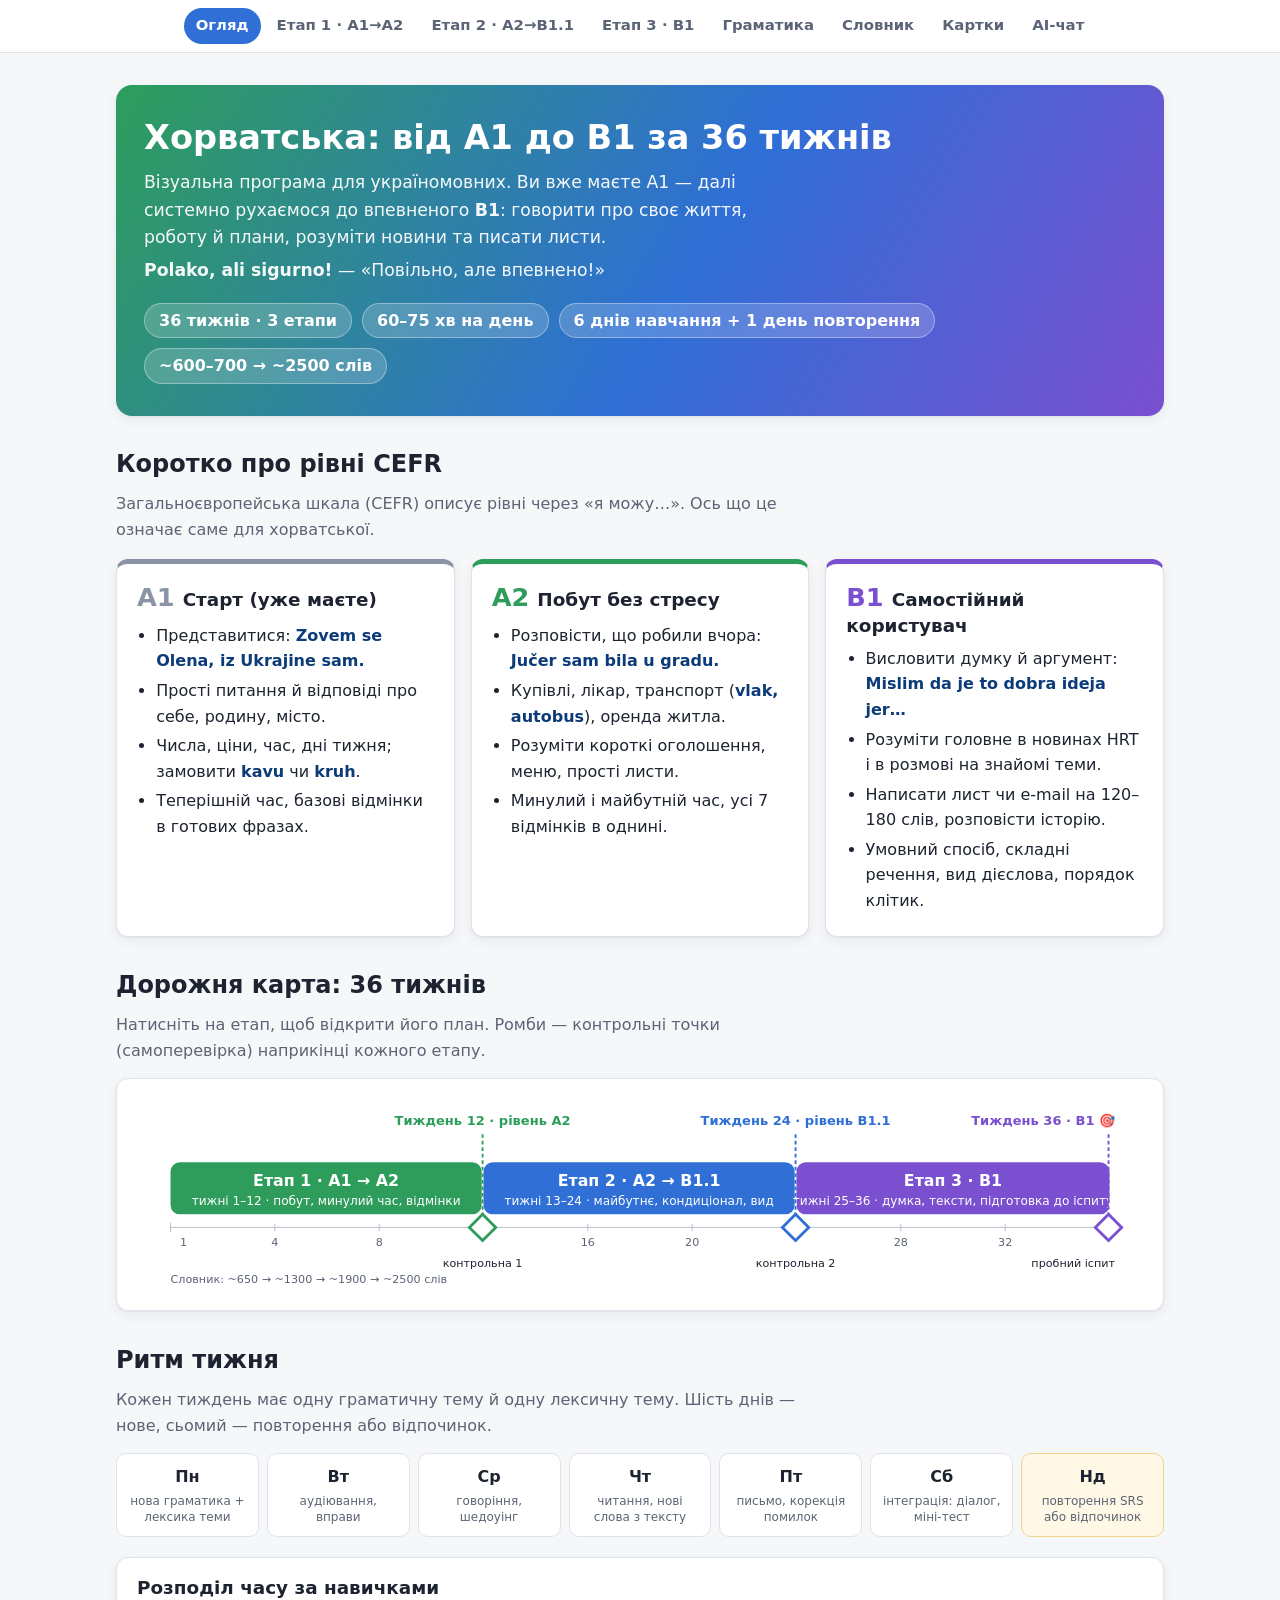
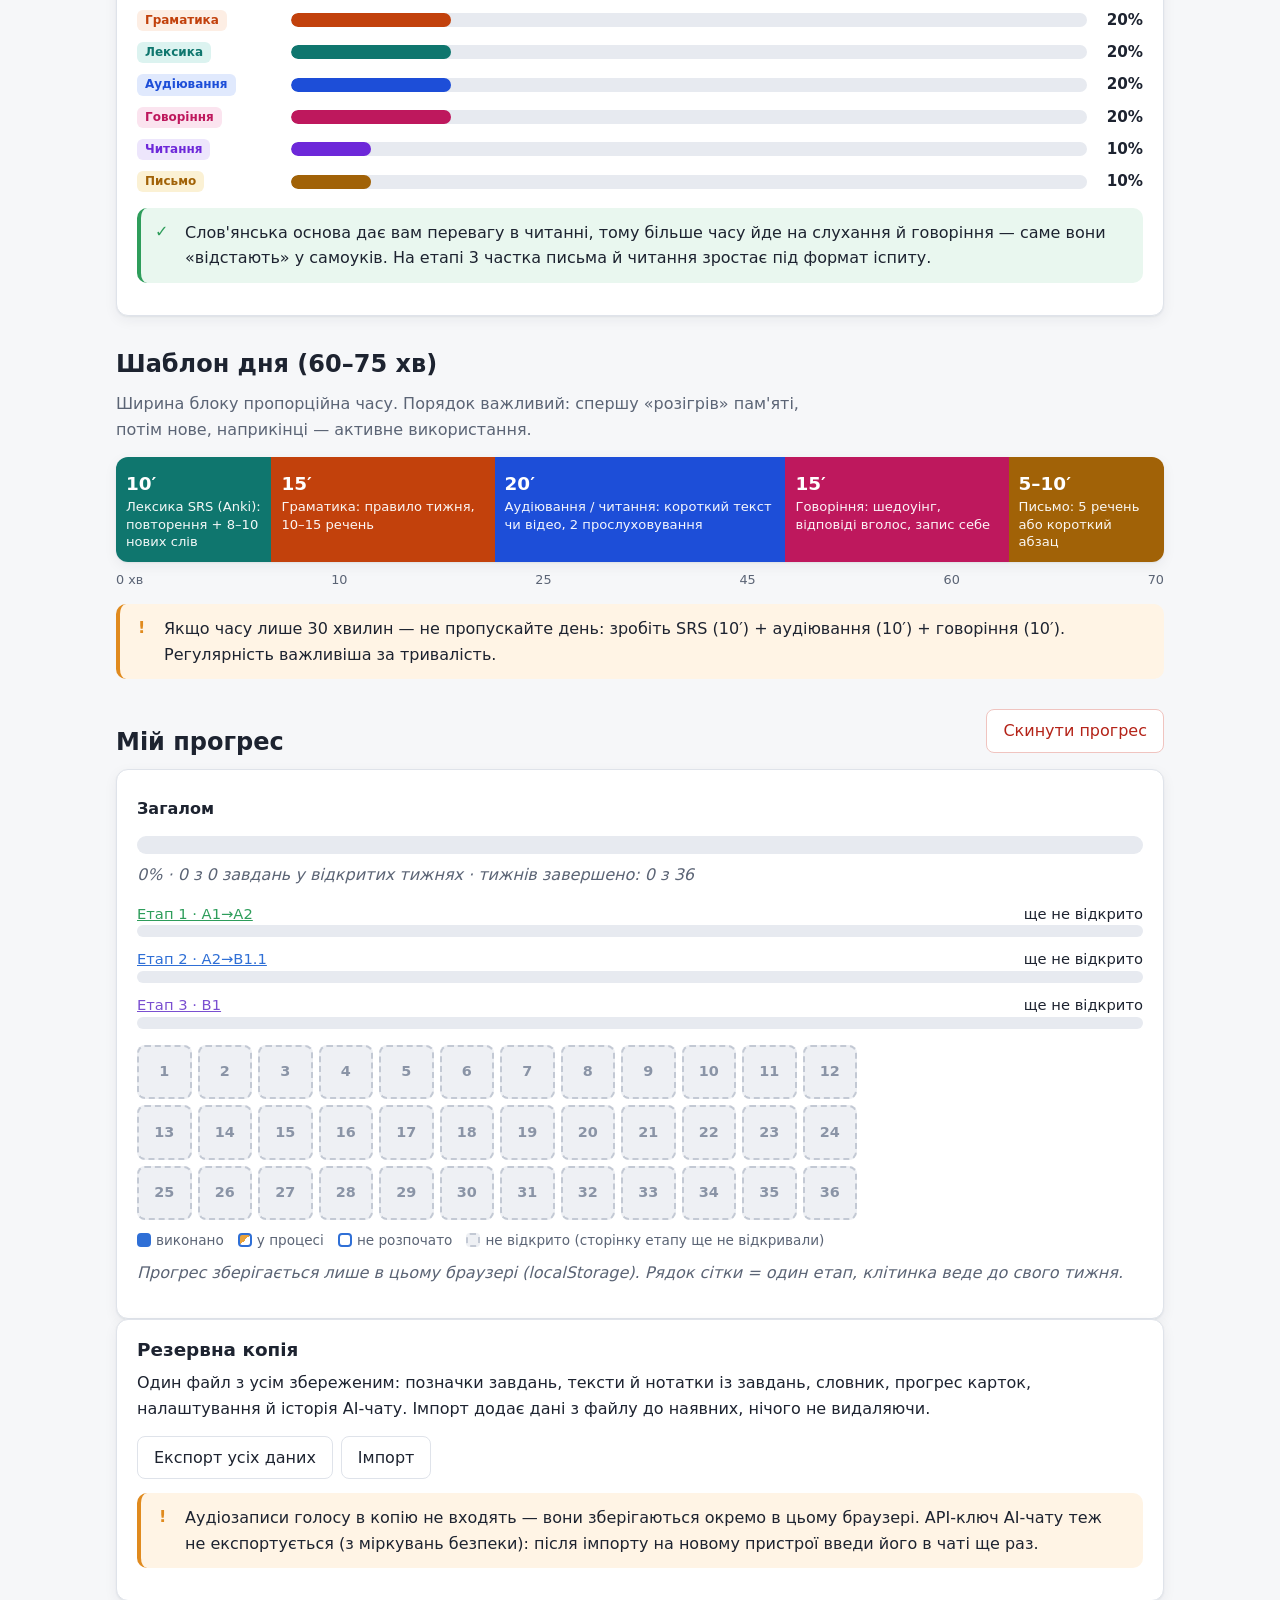
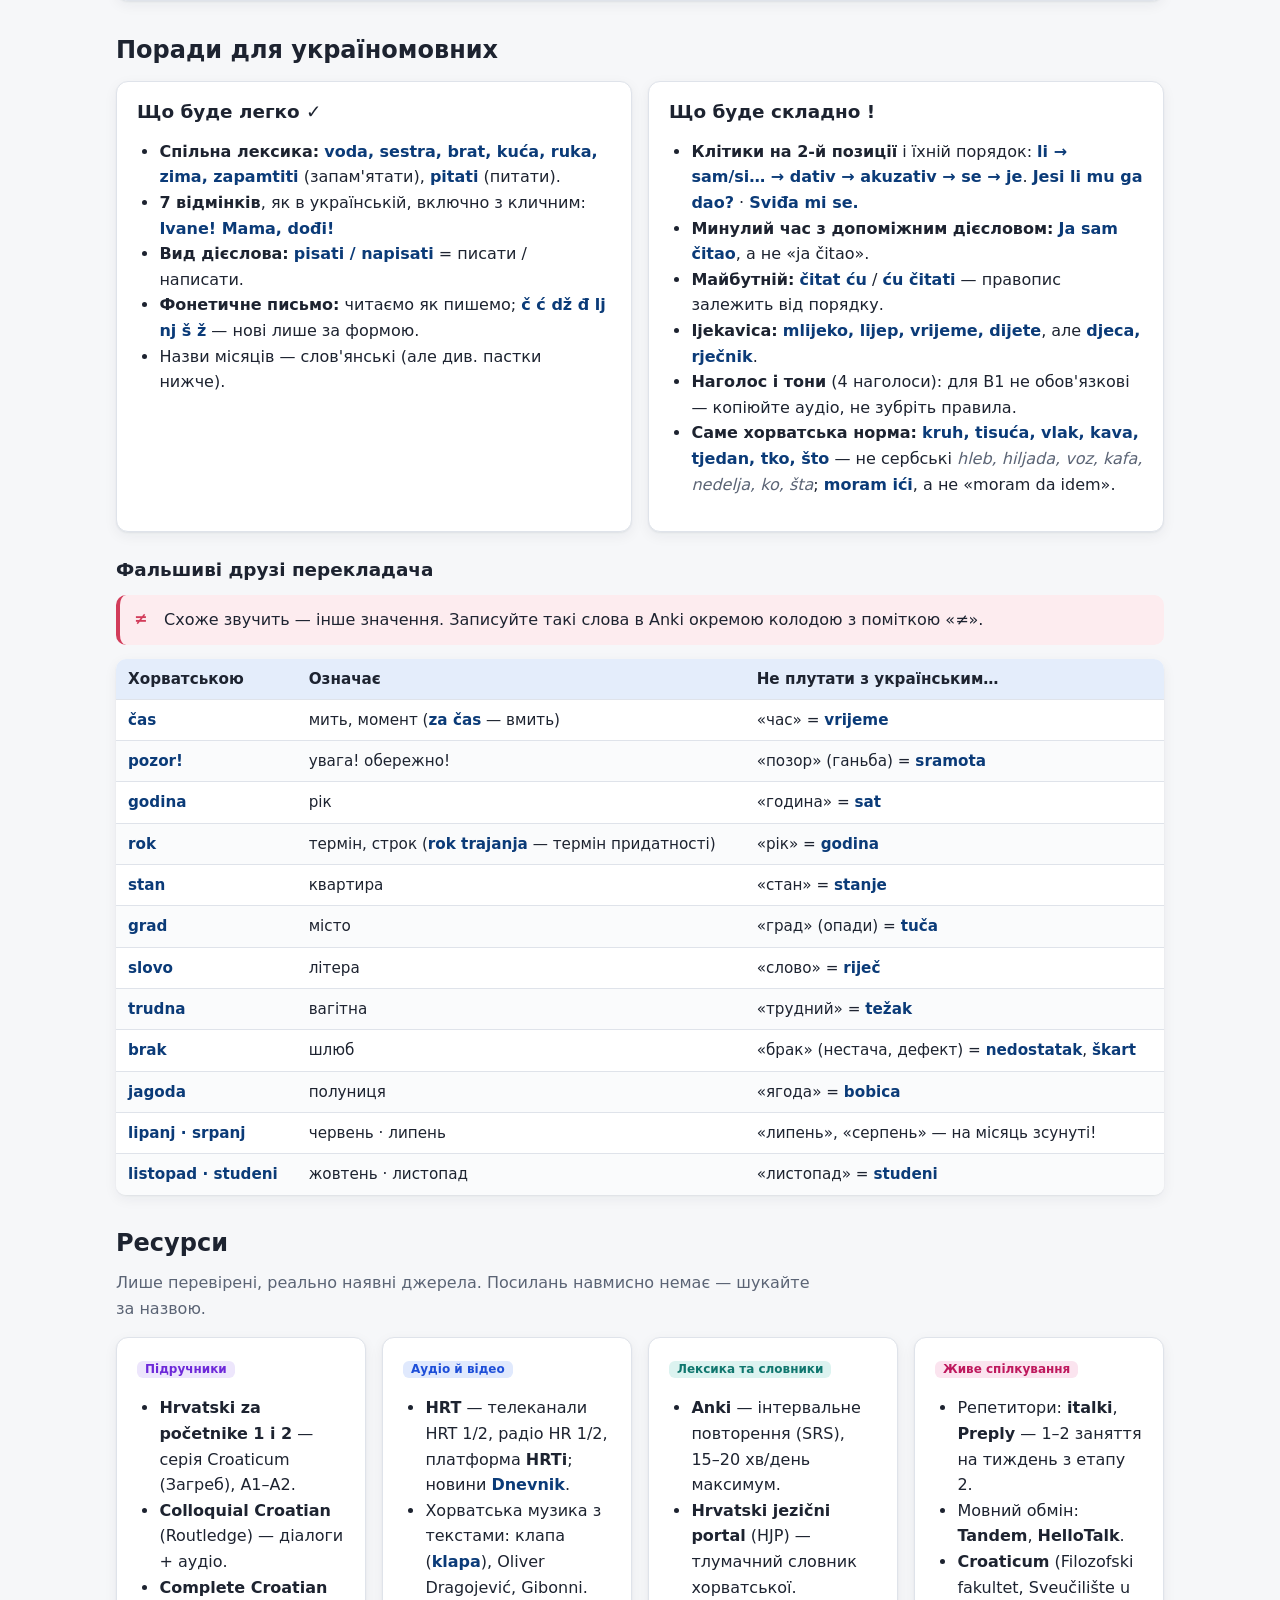
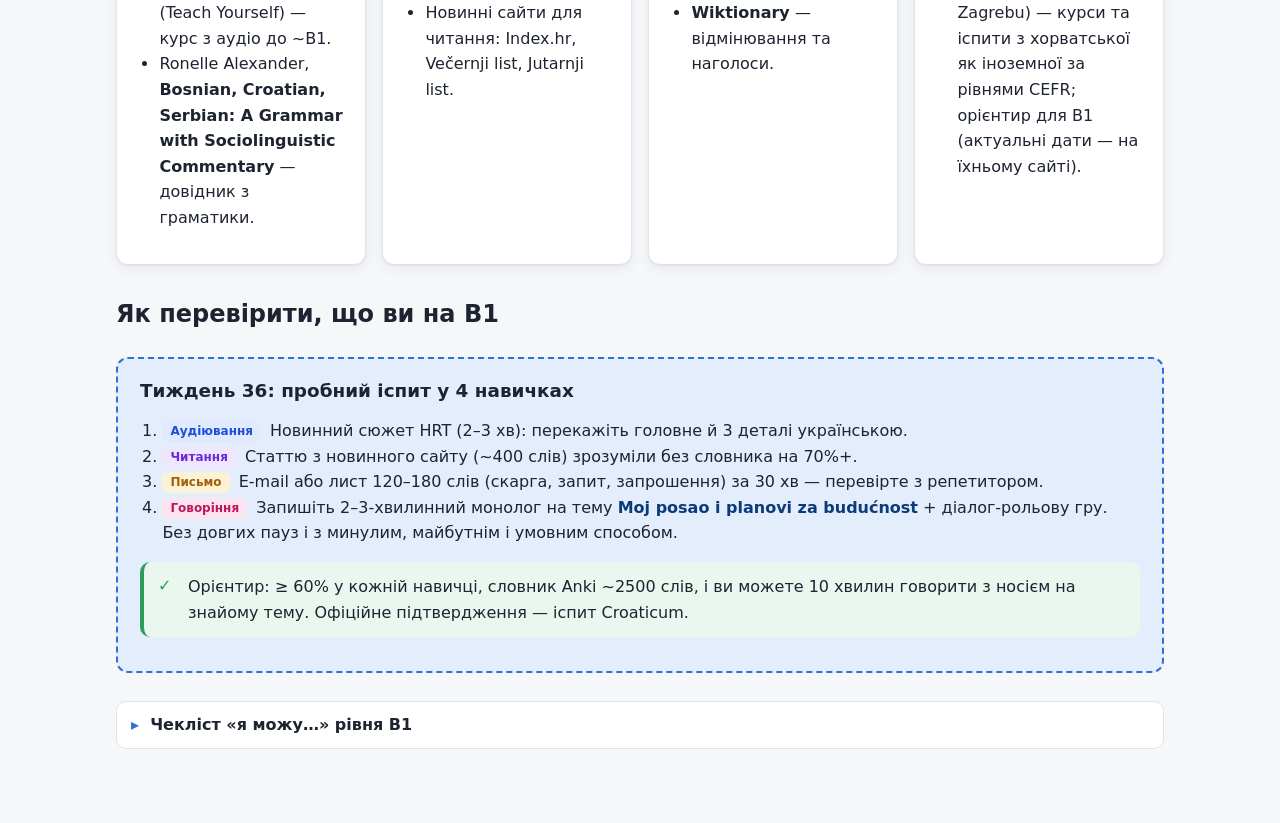
<file: index.html>
<!DOCTYPE html>
<html lang="uk">
<head>
<meta charset="utf-8">
<meta name="viewport" content="width=device-width, initial-scale=1">
<title>Хорватська A1 → B1 · Огляд програми</title>
<link rel="stylesheet" href="style.css">
<script src="app.js" defer></script>
<style>
  .section-lead { color: var(--muted); max-width: 70ch; }
  .hero-stats { display: flex; flex-wrap: wrap; gap: 10px; margin-top: 18px; }
  .hero-stats span { background: rgba(255,255,255,.18); border: 1px solid rgba(255,255,255,.35); border-radius: 999px; padding: 4px 14px; font-weight: 600; }

  .level-card { border-top: 5px solid var(--lvl); }
  .level-card .lvl { display: inline-block; font-size: 1.6rem; font-weight: 800; color: var(--lvl); margin-right: 8px; }
  .level-card ul { margin: .4em 0 0; padding-left: 1.2em; }
  .level-card li { margin: .25em 0; }
  .lvl-a1 { --lvl: #8a94a6; }
  .lvl-a2 { --lvl: var(--c1); }
  .lvl-b1 { --lvl: var(--c3); }

  .roadmap { overflow-x: auto; }
  .roadmap svg { display: block; min-width: 640px; width: 100%; height: auto; }
  .roadmap a:hover rect.phase-block, .roadmap a:focus rect.phase-block { filter: brightness(1.08); }
  .roadmap text { font-family: var(--font); }

  .week-rhythm { display: grid; grid-template-columns: repeat(7, 1fr); gap: 8px; margin: 12px 0 20px; }
  .rday { background: var(--surface); border: 1px solid var(--border); border-radius: 10px; padding: 10px; text-align: center; font-size: .9rem; }
  .rday b { display: block; font-size: 1rem; }
  .rday small { color: var(--muted); display: block; line-height: 1.35; margin-top: 4px; }
  .rday.review { background: #fff8e6; border-color: #f0d48a; }

  .split-row { display: grid; grid-template-columns: 9.5em 1fr 3em; align-items: center; gap: 10px; margin: 8px 0; font-size: .95rem; }
  .split-row .progress { height: 14px; }
  .split-row .pct { text-align: right; font-weight: 700; font-variant-numeric: tabular-nums; }

  .daily { display: flex; width: 100%; border-radius: 12px; overflow: hidden; box-shadow: var(--shadow); margin: 14px 0 8px; }
  .daily > div { padding: 12px 10px; color: #fff; min-width: 0; }
  .daily b { display: block; font-size: 1.15rem; }
  .daily span { display: block; font-size: .82rem; line-height: 1.3; opacity: .95; }
  .d-vocab { background: var(--t-vocab); flex: 10; }
  .d-grammar { background: var(--t-grammar); flex: 15; }
  .d-input { background: var(--t-listen); flex: 20; }
  .d-speak { background: var(--t-speak); flex: 15; }
  .d-write { background: var(--t-write); flex: 10; }
  .daily-scale { display: flex; justify-content: space-between; color: var(--muted); font-size: .8rem; }

  .dash-head { display: flex; flex-wrap: wrap; justify-content: space-between; align-items: center; gap: 10px; }
  .phase-bars .phase-1, .phase-bars .phase-2, .phase-bars .phase-3 { margin: 10px 0; }
  .phase-bars .row-label { display: flex; justify-content: space-between; font-size: .92rem; }
  #overall-progress .progress { height: 18px; }
  main > section { scroll-margin-top: 64px; }
  #week-grid { display: grid; grid-template-columns: repeat(12, 1fr); gap: 6px; max-width: 720px; margin: 16px 0 10px; }
  .week-cell { display: flex; align-items: center; justify-content: center; aspect-ratio: 1 / 1; border-radius: 8px; font-weight: 700; font-size: .9rem; text-decoration: none; color: var(--text); border: 2px solid var(--accent); background: #fff; }
  .week-cell.cell-phase-1 { --accent: var(--c1); }
  .week-cell.cell-phase-2 { --accent: var(--c2); }
  .week-cell.cell-phase-3 { --accent: var(--c3); }
  .week-cell.cell-done { background: var(--accent); color: #fff; }
  .week-cell.cell-partial { background: linear-gradient(135deg, var(--partial) 0 50%, #fff 50% 100%); }
  .week-cell.cell-locked { background: var(--locked); border-style: dashed; border-color: #c3c9d4; color: #8a94a6; }
  .week-cell:hover { outline: 3px solid color-mix(in srgb, var(--accent) 35%, transparent); }
  .legend { display: flex; flex-wrap: wrap; gap: 14px; font-size: .85rem; color: var(--muted); }
  .legend i { display: inline-block; width: 14px; height: 14px; border-radius: 4px; vertical-align: -2px; margin-right: 5px; border: 2px solid var(--c2); background: #fff; }
  .legend .l-done { background: var(--c2); }
  .legend .l-partial { background: linear-gradient(135deg, var(--partial) 0 50%, #fff 50% 100%); }
  .legend .l-locked { background: var(--locked); border: 2px dashed #c3c9d4; }

  .ff-table td:first-child { white-space: nowrap; }

  @media (max-width: 640px) {
    .week-rhythm { grid-template-columns: repeat(4, 1fr); }
    #week-grid { grid-template-columns: repeat(6, 1fr); }
    .daily { flex-direction: column; }
    .daily > div { flex: none !important; }
    .daily-scale { display: none; }
    .split-row { grid-template-columns: 7.5em 1fr 2.8em; }
  }
  @media print {
    .roadmap svg { min-width: 0; }
    .week-cell, .daily > div, .week-rhythm .rday { -webkit-print-color-adjust: exact; print-color-adjust: exact; }
  }
</style>
</head>
<body>
<nav class="topnav">
  <a href="index.html">Огляд</a>
  <a href="phase-1.html">Етап 1 · A1→A2</a>
  <a href="phase-2.html">Етап 2 · A2→B1.1</a>
  <a href="phase-3.html">Етап 3 · B1</a>
  <a href="grammar.html">Граматика</a>
  <a href="vocab.html">Словник</a>
  <a href="cards.html">Картки</a>
  <a href="chat.html">AI-чат</a>
</nav>

<main class="container">

  <!-- 1. Hero -->
  <header class="hero">
    <h1>Хорватська: від A1 до B1 за 36 тижнів</h1>
    <p>Візуальна програма для україномовних. Ви вже маєте A1 — далі системно рухаємося до впевненого <strong>B1</strong>: говорити про своє життя, роботу й плани, розуміти новини та писати листи.</p>
    <p><span class="hr">Polako, ali sigurno!</span> — <span>«Повільно, але впевнено!»</span></p>
    <div class="hero-stats">
      <span>36 тижнів · 3 етапи</span>
      <span>60–75 хв на день</span>
      <span>6 днів навчання + 1 день повторення</span>
      <span>~600–700 → ~2500 слів</span>
    </div>
  </header>

  <!-- 2. CEFR -->
  <section id="levels">
    <h2>Коротко про рівні CEFR</h2>
    <p class="section-lead">Загальноєвропейська шкала (CEFR) описує рівні через «я можу…». Ось що це означає саме для хорватської.</p>
    <div class="grid">
      <article class="card level-card lvl-a1">
        <h3><span class="lvl">A1</span>Старт (уже маєте)</h3>
        <ul>
          <li>Представитися: <span class="hr">Zovem se Olena, iz Ukrajine sam.</span></li>
          <li>Прості питання й відповіді про себе, родину, місто.</li>
          <li>Числа, ціни, час, дні тижня; замовити <span class="hr">kavu</span> чи <span class="hr">kruh</span>.</li>
          <li>Теперішній час, базові відмінки в готових фразах.</li>
        </ul>
      </article>
      <article class="card level-card lvl-a2">
        <h3><span class="lvl">A2</span>Побут без стресу</h3>
        <ul>
          <li>Розповісти, що робили вчора: <span class="hr">Jučer sam bila u gradu.</span></li>
          <li>Купівлі, лікар, транспорт (<span class="hr">vlak, autobus</span>), оренда житла.</li>
          <li>Розуміти короткі оголошення, меню, прості листи.</li>
          <li>Минулий і майбутній час, усі 7 відмінків в однині.</li>
        </ul>
      </article>
      <article class="card level-card lvl-b1">
        <h3><span class="lvl">B1</span>Самостійний користувач</h3>
        <ul>
          <li>Висловити думку й аргумент: <span class="hr">Mislim da je to dobra ideja jer…</span></li>
          <li>Розуміти головне в новинах HRT і в розмові на знайомі теми.</li>
          <li>Написати лист чи e-mail на 120–180 слів, розповісти історію.</li>
          <li>Умовний спосіб, складні речення, вид дієслова, порядок клітик.</li>
        </ul>
      </article>
    </div>
  </section>

  <!-- 3. Roadmap -->
  <section id="roadmap">
    <h2>Дорожня карта: 36 тижнів</h2>
    <p class="section-lead">Натисніть на етап, щоб відкрити його план. Ромби — контрольні точки (самоперевірка) наприкінці кожного етапу.</p>
    <div class="card roadmap">
      <svg viewBox="0 0 1080 210" role="img" aria-labelledby="roadmap-title">
        <title id="roadmap-title">Шкала 36 тижнів: етап 1 — тижні 1–12, етап 2 — 13–24, етап 3 — 25–36</title>
        <a href="phase-1.html">
          <rect class="phase-block" x="36" y="70" width="334" height="56" rx="10" fill="#2e9d5b"/>
          <text x="203" y="96" fill="#fff" font-size="17" font-weight="700" text-anchor="middle">Етап 1 · A1 → A2</text>
          <text x="203" y="116" fill="#fff" font-size="13" text-anchor="middle">тижні 1–12 · побут, минулий час, відмінки</text>
        </a>
        <a href="phase-2.html">
          <rect class="phase-block" x="372" y="70" width="334" height="56" rx="10" fill="#2f6fd6"/>
          <text x="539" y="96" fill="#fff" font-size="17" font-weight="700" text-anchor="middle">Етап 2 · A2 → B1.1</text>
          <text x="539" y="116" fill="#fff" font-size="13" text-anchor="middle">тижні 13–24 · майбутнє, кондиціонал, вид</text>
        </a>
        <a href="phase-3.html">
          <rect class="phase-block" x="708" y="70" width="336" height="56" rx="10" fill="#7a4fd0"/>
          <text x="876" y="96" fill="#fff" font-size="17" font-weight="700" text-anchor="middle">Етап 3 · B1</text>
          <text x="876" y="116" fill="#fff" font-size="13" text-anchor="middle">тижні 25–36 · думка, тексти, підготовка до іспиту</text>
        </a>
        <!-- week ticks -->
        <g stroke="#b6bdc9" stroke-width="1">
          <line x1="36" y1="140" x2="1044" y2="140"/>
          <line x1="36" y1="135" x2="36" y2="145"/>
          <line x1="148" y1="136" x2="148" y2="144"/>
          <line x1="260" y1="136" x2="260" y2="144"/>
          <line x1="484" y1="136" x2="484" y2="144"/>
          <line x1="596" y1="136" x2="596" y2="144"/>
          <line x1="820" y1="136" x2="820" y2="144"/>
          <line x1="932" y1="136" x2="932" y2="144"/>
        </g>
        <g fill="#5b6475" font-size="12" text-anchor="middle">
          <text x="50" y="160">1</text>
          <text x="148" y="160">4</text>
          <text x="260" y="160">8</text>
          <text x="484" y="160">16</text>
          <text x="596" y="160">20</text>
          <text x="820" y="160">28</text>
          <text x="932" y="160">32</text>
        </g>
        <!-- milestones -->
        <g>
          <line x1="371" y1="40" x2="371" y2="140" stroke="#2e9d5b" stroke-width="2" stroke-dasharray="4 3"/>
          <rect x="361" y="130" width="20" height="20" transform="rotate(45 371 140)" fill="#fff" stroke="#2e9d5b" stroke-width="3"/>
          <text x="371" y="30" fill="#2e9d5b" font-size="14" font-weight="700" text-anchor="middle">Тиждень 12 · рівень A2</text>
          <text x="371" y="182" fill="#1d2330" font-size="12" text-anchor="middle">контрольна 1</text>

          <line x1="707" y1="40" x2="707" y2="140" stroke="#2f6fd6" stroke-width="2" stroke-dasharray="4 3"/>
          <rect x="697" y="130" width="20" height="20" transform="rotate(45 707 140)" fill="#fff" stroke="#2f6fd6" stroke-width="3"/>
          <text x="707" y="30" fill="#2f6fd6" font-size="14" font-weight="700" text-anchor="middle">Тиждень 24 · рівень B1.1</text>
          <text x="707" y="182" fill="#1d2330" font-size="12" text-anchor="middle">контрольна 2</text>

          <line x1="1043" y1="40" x2="1043" y2="140" stroke="#7a4fd0" stroke-width="2" stroke-dasharray="4 3"/>
          <rect x="1033" y="130" width="20" height="20" transform="rotate(45 1043 140)" fill="#fff" stroke="#7a4fd0" stroke-width="3"/>
          <text x="1050" y="30" fill="#7a4fd0" font-size="14" font-weight="700" text-anchor="end">Тиждень 36 · B1 🎯</text>
          <text x="1050" y="182" fill="#1d2330" font-size="12" text-anchor="end">пробний іспит</text>
        </g>
        <text x="36" y="200" fill="#5b6475" font-size="12">Словник: ~650 → ~1300 → ~1900 → ~2500 слів</text>
      </svg>
    </div>
  </section>

  <!-- 4. Weekly rhythm -->
  <section id="rhythm">
    <h2>Ритм тижня</h2>
    <p class="section-lead">Кожен тиждень має одну граматичну тему й одну лексичну тему. Шість днів — нове, сьомий — повторення або відпочинок.</p>
    <div class="week-rhythm">
      <div class="rday"><b>Пн</b><small>нова граматика + лексика теми</small></div>
      <div class="rday"><b>Вт</b><small>аудіювання, вправи</small></div>
      <div class="rday"><b>Ср</b><small>говоріння, шедоуінг</small></div>
      <div class="rday"><b>Чт</b><small>читання, нові слова з тексту</small></div>
      <div class="rday"><b>Пт</b><small>письмо, корекція помилок</small></div>
      <div class="rday"><b>Сб</b><small>інтеграція: діалог, міні-тест</small></div>
      <div class="rday review"><b>Нд</b><small>повторення SRS або відпочинок</small></div>
    </div>

    <div class="card">
      <h3>Розподіл часу за навичками</h3>
      <div class="split-row"><span><span class="tag-grammar">Граматика</span></span><div class="progress"><div class="progress-bar" style="width:20%;background:var(--t-grammar)"></div></div><span class="pct">20%</span></div>
      <div class="split-row"><span><span class="tag-vocab">Лексика</span></span><div class="progress"><div class="progress-bar" style="width:20%;background:var(--t-vocab)"></div></div><span class="pct">20%</span></div>
      <div class="split-row"><span><span class="tag-listen">Аудіювання</span></span><div class="progress"><div class="progress-bar" style="width:20%;background:var(--t-listen)"></div></div><span class="pct">20%</span></div>
      <div class="split-row"><span><span class="tag-speak">Говоріння</span></span><div class="progress"><div class="progress-bar" style="width:20%;background:var(--t-speak)"></div></div><span class="pct">20%</span></div>
      <div class="split-row"><span><span class="tag-read">Читання</span></span><div class="progress"><div class="progress-bar" style="width:10%;background:var(--t-read)"></div></div><span class="pct">10%</span></div>
      <div class="split-row"><span><span class="tag-write">Письмо</span></span><div class="progress"><div class="progress-bar" style="width:10%;background:var(--t-write)"></div></div><span class="pct">10%</span></div>
      <p class="tip">Слов'янська основа дає вам перевагу в читанні, тому більше часу йде на слухання й говоріння — саме вони «відстають» у самоуків. На етапі 3 частка письма й читання зростає під формат іспиту.</p>
    </div>
  </section>

  <!-- 5. Daily routine -->
  <section id="daily">
    <h2>Шаблон дня (60–75 хв)</h2>
    <p class="section-lead">Ширина блоку пропорційна часу. Порядок важливий: спершу «розігрів» пам'яті, потім нове, наприкінці — активне використання.</p>
    <div class="daily" role="img" aria-label="10 хв лексика SRS, 15 хв граматика, 20 хв аудіювання або читання, 15 хв говоріння, 10 хв письмо">
      <div class="d-vocab"><b>10′</b><span>Лексика SRS (Anki): повторення + 8–10 нових слів</span></div>
      <div class="d-grammar"><b>15′</b><span>Граматика: правило тижня, 10–15 речень</span></div>
      <div class="d-input"><b>20′</b><span>Аудіювання / читання: короткий текст чи відео, 2 прослуховування</span></div>
      <div class="d-speak"><b>15′</b><span>Говоріння: шедоуінг, відповіді вголос, запис себе</span></div>
      <div class="d-write"><b>5–10′</b><span>Письмо: 5 речень або короткий абзац</span></div>
    </div>
    <div class="daily-scale"><span>0 хв</span><span>10</span><span>25</span><span>45</span><span>60</span><span>70</span></div>
    <p class="warn">Якщо часу лише 30 хвилин — не пропускайте день: зробіть SRS (10′) + аудіювання (10′) + говоріння (10′). Регулярність важливіша за тривалість.</p>
  </section>

  <!-- 6. Dashboard -->
  <section id="dashboard">
    <div class="dash-head">
      <h2>Мій прогрес</h2>
      <button type="button" id="reset-progress">Скинути прогрес</button>
    </div>
    <div class="card">
      <p><strong>Загалом</strong></p>
      <div id="overall-progress"></div>
      <p id="overall-label" class="uk">Прогрес з'явиться, щойно ви відкриєте сторінку етапу й позначите перше завдання.</p>

      <div class="phase-bars">
        <div class="phase-1">
          <div class="row-label"><a href="phase-1.html">Етап 1 · A1→A2</a><span id="phase-label-1"></span></div>
          <div id="phase-progress-1"></div>
        </div>
        <div class="phase-2">
          <div class="row-label"><a href="phase-2.html">Етап 2 · A2→B1.1</a><span id="phase-label-2"></span></div>
          <div id="phase-progress-2"></div>
        </div>
        <div class="phase-3">
          <div class="row-label"><a href="phase-3.html">Етап 3 · B1</a><span id="phase-label-3"></span></div>
          <div id="phase-progress-3"></div>
        </div>
      </div>

      <div id="week-grid" aria-label="Сітка 36 тижнів"></div>
      <div class="legend">
        <span><i class="l-done"></i>виконано</span>
        <span><i class="l-partial"></i>у процесі</span>
        <span><i></i>не розпочато</span>
        <span><i class="l-locked"></i>не відкрито (сторінку етапу ще не відкривали)</span>
      </div>
      <p class="uk">Прогрес зберігається лише в цьому браузері (localStorage). Рядок сітки = один етап, клітинка веде до свого тижня.</p>
    </div>
    <div class="card backup">
      <h3>Резервна копія</h3>
      <p>Один файл з усім збереженим: позначки завдань, тексти й нотатки із завдань, словник, прогрес карток, налаштування й історія AI-чату. Імпорт додає дані з файлу до наявних, нічого не видаляючи.</p>
      <div class="backup-actions">
        <button type="button" id="backup-export">Експорт усіх даних</button>
        <button type="button" id="backup-import-btn">Імпорт</button>
        <input type="file" id="backup-import" accept=".json,application/json" hidden>
        <span id="backup-status" class="backup-status"></span>
      </div>
      <p class="warn">Аудіозаписи голосу в копію не входять — вони зберігаються окремо в цьому браузері. API-ключ AI-чату теж не експортується (з міркувань безпеки): після імпорту на новому пристрої введи його в чаті ще раз.</p>
    </div>
  </section>

  <!-- 7. Tips for Ukrainian speakers -->
  <section id="tips">
    <h2>Поради для україномовних</h2>
    <div class="grid">
      <div class="card">
        <h3>Що буде легко ✓</h3>
        <ul>
          <li><strong>Спільна лексика:</strong> <span class="hr">voda, sestra, brat, kuća, ruka, zima, zapamtiti</span> (запам'ятати), <span class="hr">pitati</span> (питати).</li>
          <li><strong>7 відмінків</strong>, як в українській, включно з кличним: <span class="hr">Ivane! Mama, dođi!</span></li>
          <li><strong>Вид дієслова:</strong> <span class="hr">pisati / napisati</span> = писати / написати.</li>
          <li><strong>Фонетичне письмо:</strong> читаємо як пишемо; <span class="hr">č ć dž đ lj nj š ž</span> — нові лише за формою.</li>
          <li>Назви місяців — слов'янські (але див. пастки нижче).</li>
        </ul>
      </div>
      <div class="card">
        <h3>Що буде складно !</h3>
        <ul>
          <li><strong>Клітики на 2-й позиції</strong> і їхній порядок: <span class="hr">li → sam/si… → dativ → akuzativ → se → je</span>. <span class="hr">Jesi li mu ga dao?</span> · <span class="hr">Sviđa mi se.</span></li>
          <li><strong>Минулий час з допоміжним дієсловом:</strong> <span class="hr">Ja sam čitao</span>, а не «ja čitao».</li>
          <li><strong>Майбутній:</strong> <span class="hr">čitat ću</span> / <span class="hr">ću čitati</span> — правопис залежить від порядку.</li>
          <li><strong>Ijekavica:</strong> <span class="hr">mlijeko, lijep, vrijeme, dijete</span>, але <span class="hr">djeca, rječnik</span>.</li>
          <li><strong>Наголос і тони</strong> (4 наголоси): для B1 не обов'язкові — копіюйте аудіо, не зубріть правила.</li>
          <li><strong>Саме хорватська норма:</strong> <span class="hr">kruh, tisuća, vlak, kava, tjedan, tko, što</span> — не сербські <span class="uk">hleb, hiljada, voz, kafa, nedelja, ko, šta</span>; <span class="hr">moram ići</span>, а не «moram da idem».</li>
        </ul>
      </div>
    </div>

    <h3>Фальшиві друзі перекладача</h3>
    <p class="false-friend">Схоже звучить — інше значення. Записуйте такі слова в Anki окремою колодою з поміткою «≠».</p>
    <table class="ref ff-table">
      <thead><tr><th>Хорватською</th><th>Означає</th><th>Не плутати з українським…</th></tr></thead>
      <tbody>
        <tr><td class="hr">čas</td><td>мить, момент (<span class="hr">za čas</span> — вмить)</td><td>«час» = <span class="hr">vrijeme</span></td></tr>
        <tr><td class="hr">pozor!</td><td>увага! обережно!</td><td>«позор» (ганьба) = <span class="hr">sramota</span></td></tr>
        <tr><td class="hr">godina</td><td>рік</td><td>«година» = <span class="hr">sat</span></td></tr>
        <tr><td class="hr">rok</td><td>термін, строк (<span class="hr">rok trajanja</span> — термін придатності)</td><td>«рік» = <span class="hr">godina</span></td></tr>
        <tr><td class="hr">stan</td><td>квартира</td><td>«стан» = <span class="hr">stanje</span></td></tr>
        <tr><td class="hr">grad</td><td>місто</td><td>«град» (опади) = <span class="hr">tuča</span></td></tr>
        <tr><td class="hr">slovo</td><td>літера</td><td>«слово» = <span class="hr">riječ</span></td></tr>
        <tr><td class="hr">trudna</td><td>вагітна</td><td>«трудний» = <span class="hr">težak</span></td></tr>
        <tr><td class="hr">brak</td><td>шлюб</td><td>«брак» (нестача, дефект) = <span class="hr">nedostatak</span>, <span class="hr">škart</span></td></tr>
        <tr><td class="hr">jagoda</td><td>полуниця</td><td>«ягода» = <span class="hr">bobica</span></td></tr>
        <tr><td class="hr">lipanj · srpanj</td><td>червень · липень</td><td>«липень», «серпень» — на місяць зсунуті!</td></tr>
        <tr><td class="hr">listopad · studeni</td><td>жовтень · листопад</td><td>«листопад» = <span class="hr">studeni</span></td></tr>
      </tbody>
    </table>
  </section>

  <!-- 8. Resources -->
  <section id="resources">
    <h2>Ресурси</h2>
    <p class="section-lead">Лише перевірені, реально наявні джерела. Посилань навмисно немає — шукайте за назвою.</p>
    <div class="grid">
      <div class="card">
        <h3><span class="tag-read">Підручники</span></h3>
        <ul>
          <li><strong>Hrvatski za početnike 1 і 2</strong> — серія Croaticum (Загреб), A1–A2.</li>
          <li><strong>Colloquial Croatian</strong> (Routledge) — діалоги + аудіо.</li>
          <li><strong>Complete Croatian</strong> (Teach Yourself) — курс з аудіо до ~B1.</li>
          <li>Ronelle Alexander, <strong>Bosnian, Croatian, Serbian: A Grammar with Sociolinguistic Commentary</strong> — довідник з граматики.</li>
        </ul>
      </div>
      <div class="card">
        <h3><span class="tag-listen">Аудіо й відео</span></h3>
        <ul>
          <li><strong>HRT</strong> — телеканали HRT 1/2, радіо HR 1/2, платформа <strong>HRTi</strong>; новини <span class="hr">Dnevnik</span>.</li>
          <li>Хорватська музика з текстами: клапа (<span class="hr">klapa</span>), Oliver Dragojević, Gibonni.</li>
          <li>Новинні сайти для читання: Index.hr, Večernji list, Jutarnji list.</li>
        </ul>
      </div>
      <div class="card">
        <h3><span class="tag-vocab">Лексика та словники</span></h3>
        <ul>
          <li><strong>Anki</strong> — інтервальне повторення (SRS), 15–20 хв/день максимум.</li>
          <li><strong>Hrvatski jezični portal</strong> (HJP) — тлумачний словник хорватської.</li>
          <li><strong>Wiktionary</strong> — відмінювання та наголоси.</li>
        </ul>
      </div>
      <div class="card">
        <h3><span class="tag-speak">Живе спілкування</span></h3>
        <ul>
          <li>Репетитори: <strong>italki</strong>, <strong>Preply</strong> — 1–2 заняття на тиждень з етапу 2.</li>
          <li>Мовний обмін: <strong>Tandem</strong>, <strong>HelloTalk</strong>.</li>
          <li><strong>Croaticum</strong> (Filozofski fakultet, Sveučilište u Zagrebu) — курси та іспити з хорватської як іноземної за рівнями CEFR; орієнтир для B1 (актуальні дати — на їхньому сайті).</li>
        </ul>
      </div>
    </div>
  </section>

  <!-- 9. Self-assessment -->
  <section id="self-assess">
    <h2>Як перевірити, що ви на B1</h2>
    <div class="milestone">
      <h3>Тиждень 36: пробний іспит у 4 навичках</h3>
      <ol>
        <li><span class="tag-listen">Аудіювання</span> Новинний сюжет HRT (2–3 хв): перекажіть головне й 3 деталі українською.</li>
        <li><span class="tag-read">Читання</span> Статтю з новинного сайту (~400 слів) зрозуміли без словника на 70%+.</li>
        <li><span class="tag-write">Письмо</span> E-mail або лист 120–180 слів (скарга, запит, запрошення) за 30 хв — перевірте з репетитором.</li>
        <li><span class="tag-speak">Говоріння</span> Запишіть 2–3-хвилинний монолог на тему <span class="hr">Moj posao i planovi za budućnost</span> + діалог-рольову гру. Без довгих пауз і з минулим, майбутнім і умовним способом.</li>
      </ol>
      <p class="tip">Орієнтир: ≥ 60% у кожній навичці, словник Anki ~2500 слів, і ви можете 10 хвилин говорити з носієм на знайому тему. Офіційне підтвердження — іспит Croaticum.</p>
    </div>
    <details>
      <summary>Чекліст «я можу…» рівня B1</summary>
      <ul>
        <li>Розповісти про досвід, події, мрії: <span class="hr">Kad sam bio mlađi, živio sam u Kijevu.</span></li>
        <li>Пояснити причину та план: <span class="hr">Ne mogu doći jer moram raditi.</span></li>
        <li>Висловити припущення й побажання: <span class="hr">Kad bih imao više vremena, putovao bih.</span></li>
        <li>Впоратися з більшістю ситуацій у подорожі, у лікаря, в установі.</li>
        <li>Зрозуміти головне в серіалі чи подкасті на побутову тему.</li>
        <li>Написати зв'язний текст про знайому тему з використанням <span class="hr">koji, jer, ako, iako, dok</span>.</li>
      </ul>
    </details>
  </section>

</main>
</body>
</html>
</file>
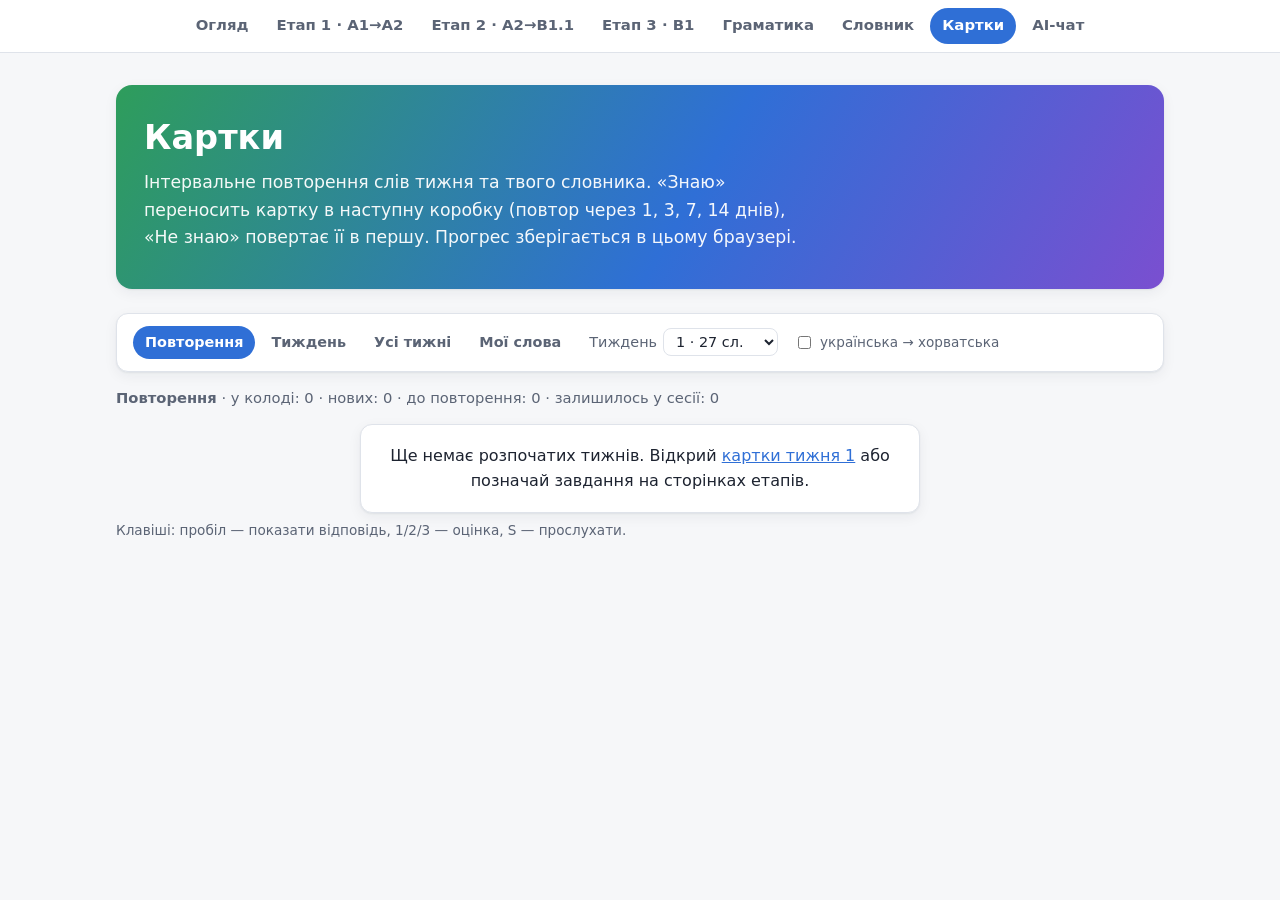
<file: cards.html>
<!DOCTYPE html>
<html lang="uk">
<head>
<meta charset="utf-8">
<meta name="viewport" content="width=device-width, initial-scale=1">
<title>Картки · хорватська</title>
<link rel="stylesheet" href="style.css">
<script src="vocab-data.js"></script>
<script src="app.js" defer></script>
<script src="workspace.js" defer></script>
</head>
<body>
<nav class="topnav">
  <a href="index.html">Огляд</a>
  <a href="phase-1.html">Етап 1 · A1→A2</a>
  <a href="phase-2.html">Етап 2 · A2→B1.1</a>
  <a href="phase-3.html">Етап 3 · B1</a>
  <a href="grammar.html">Граматика</a>
  <a href="vocab.html">Словник</a>
  <a href="cards.html">Картки</a>
  <a href="chat.html">AI-чат</a>
</nav>

<main class="container">

<header class="hero">
  <h1>Картки</h1>
  <p>Інтервальне повторення слів тижня та твого словника. «Знаю» переносить картку в наступну коробку (повтор через 1, 3, 7, 14 днів), «Не знаю» повертає її в першу. Прогрес зберігається в цьому браузері.</p>
</header>

<div class="cards-bar card">
  <div class="cards-modes" role="tablist">
    <a href="#due" data-mode="due">Повторення</a>
    <a href="#week=1" data-mode="week">Тиждень</a>
    <a href="#all" data-mode="all">Усі тижні</a>
    <a href="#my" data-mode="my">Мої слова</a>
  </div>
  <label class="cards-week">Тиждень
    <select id="cards-week"></select>
  </label>
  <label class="ws-check"><input type="checkbox" id="cards-dir"> українська → хорватська</label>
</div>

<p class="cards-stats" id="cards-stats"></p>
<p class="cards-boxes" id="cards-boxes"></p>

<section class="flashcard card" id="flashcard" aria-live="polite">
  <div class="fc-front" id="fc-front"></div>
  <div class="fc-back" id="fc-back" hidden></div>
  <div class="fc-actions">
    <button type="button" id="fc-speak" title="Прослухати (S)">🔊</button>
    <button type="button" id="fc-show" class="fc-primary">Показати відповідь</button>
  </div>
  <div class="fc-grade" id="fc-grade" hidden>
    <button type="button" data-grade="1" class="fc-no">Не знаю <kbd>1</kbd></button>
    <button type="button" data-grade="2" class="fc-hard">Важко <kbd>2</kbd></button>
    <button type="button" data-grade="3" class="fc-yes">Знаю <kbd>3</kbd></button>
  </div>
  <div id="fc-hint"></div>
</section>

<div class="card fc-empty" id="fc-empty" hidden></div>

<p class="ws-help">Клавіші: пробіл — показати відповідь, 1/2/3 — оцінка, S — прослухати.</p>

</main>

<script>
(function () {
  "use strict";

  var CARDS_KEY = "hr-cards";
  var VOCAB_KEY = "hr-vocab";
  var DIR_KEY = "hr-cards-dir";
  var WEEKS = 36;
  var INTERVALS = [0, 0, 1, 3, 7, 14]; // index = box 1–5
  var DAY = 86400000;

  function lsGet(key) {
    try { return window.localStorage.getItem(key); } catch (e) { return null; }
  }
  function lsSet(key, value) {
    try { window.localStorage.setItem(key, value); } catch (e) { /* storage unavailable */ }
  }
  function readJson(key, fallback) {
    try {
      var raw = lsGet(key);
      var v = raw ? JSON.parse(raw) : fallback;
      return v && typeof v === "object" ? v : fallback;
    } catch (e) { return fallback; }
  }

  function escapeHtml(s) {
    return String(s).replace(/[&<>"']/g, function (c) {
      return { "&": "&amp;", "<": "&lt;", ">": "&gt;", '"': "&quot;", "'": "&#39;" }[c];
    });
  }

  function startOfToday() {
    var d = new Date();
    d.setHours(0, 0, 0, 0);
    return d.getTime();
  }

  function shuffle(a) {
    for (var i = a.length - 1; i > 0; i--) {
      var j = Math.floor(Math.random() * (i + 1));
      var t = a[i]; a[i] = a[j]; a[j] = t;
    }
    return a;
  }

  var vocabData = window.HR_VOCAB || {};
  var srs = readJson(CARDS_KEY, {});

  function weekCards(n) {
    var list = vocabData[n] || vocabData[String(n)] || [];
    var cards = [];
    var seen = {};
    for (var i = 0; i < list.length; i++) {
      if (!list[i] || !list[i].hr) continue;
      var id = "w" + n + ":" + list[i].hr;
      if (seen[id]) continue;
      seen[id] = true;
      cards.push({ id: id, hr: list[i].hr, uk: list[i].uk || "", ex: "", week: n });
    }
    return cards;
  }

  function myCards() {
    var list = readJson(VOCAB_KEY, []);
    if (!Array.isArray(list)) return [];
    var cards = [];
    for (var i = 0; i < list.length; i++) {
      var w = list[i];
      if (w && w.id && w.word) cards.push({ id: "my:" + w.id, hr: w.word, uk: w.tr || "", ex: w.ex || "", week: null });
    }
    return cards;
  }

  function weekCount(n) { return weekCards(n).length; }

  // A week counts as started once any of its cards was graded or any of its tasks was ticked.
  function startedWeeks() {
    var started = {};
    for (var id in srs) {
      var m = /^w(\d+):/.exec(id);
      if (m && srs.hasOwnProperty(id)) started[m[1]] = true;
    }
    try {
      for (var i = 0; i < window.localStorage.length; i++) {
        var k = window.localStorage.key(i);
        var t = /^hr-b1:w(\d+)-t\d+$/.exec(k || "");
        if (t && window.localStorage.getItem(k) === "1") started[t[1]] = true;
      }
    } catch (e) { /* storage unavailable */ }
    return started;
  }

  function isDue(card, now) {
    var s = srs[card.id];
    return !s || !(s.due > now);
  }

  function boxOf(card) {
    var s = srs[card.id];
    return s && s.box ? s.box : 0;
  }

  // ---------- Routing ----------
  function parseHash() {
    var h = (window.location.hash || "").replace(/^#/, "");
    var m = /^week=(\d+)$/.exec(h);
    if (m) return { mode: "week", week: Math.min(WEEKS, Math.max(1, parseInt(m[1], 10))) };
    if (h === "all" || h === "my" || h === "due") return { mode: h };
    return { mode: "due" };
  }

  function deckFor(route) {
    if (route.mode === "week") return weekCards(route.week);
    if (route.mode === "my") return myCards();
    var cards = [];
    var started = route.mode === "due" ? startedWeeks() : null;
    for (var n = 1; n <= WEEKS; n++) {
      if (started && !started[n]) continue;
      cards = cards.concat(weekCards(n));
    }
    return cards.concat(myCards());
  }

  var MODE_TITLE = { due: "Повторення", all: "Усі тижні", my: "Мої слова" };

  // ---------- UI ----------
  var weekSelect = document.getElementById("cards-week");
  var dirBox = document.getElementById("cards-dir");
  var statsEl = document.getElementById("cards-stats");
  var boxesEl = document.getElementById("cards-boxes");
  var cardEl = document.getElementById("flashcard");
  var front = document.getElementById("fc-front");
  var back = document.getElementById("fc-back");
  var showBtn = document.getElementById("fc-show");
  var speakBtn = document.getElementById("fc-speak");
  var gradeRow = document.getElementById("fc-grade");
  var emptyEl = document.getElementById("fc-empty");
  var hintHolder = document.getElementById("fc-hint");

  var route = null;
  var deck = [];
  var queue = [];
  var current = null;
  var revealed = false;
  var session = { seen: 0, known: 0, again: 0 };

  function fillWeekSelect() {
    var html = "";
    for (var n = 1; n <= WEEKS; n++) {
      var c = weekCount(n);
      html += '<option value="' + n + '">' + n + (c ? " · " + c + " сл." : " · немає слів") + "</option>";
    }
    weekSelect.innerHTML = html;
  }

  function markModes() {
    var links = document.querySelectorAll(".cards-modes a");
    for (var i = 0; i < links.length; i++) {
      var on = links[i].getAttribute("data-mode") === route.mode;
      links[i].classList.toggle("active", on);
      links[i].setAttribute("aria-selected", on ? "true" : "false");
      if (links[i].getAttribute("data-mode") === "week") links[i].href = "#week=" + (route.week || weekSelect.value || 1);
    }
    if (route.week) weekSelect.value = String(route.week);
  }

  function renderStats() {
    var now = Date.now();
    var due = 0;
    var fresh = 0;
    var boxes = [0, 0, 0, 0, 0, 0];
    for (var i = 0; i < deck.length; i++) {
      if (!srs[deck[i].id]) fresh++;
      else if (isDue(deck[i], now)) due++;
      boxes[boxOf(deck[i])]++;
    }
    var title = route.mode === "week" ? "Тиждень " + route.week : MODE_TITLE[route.mode];
    statsEl.innerHTML = "<b>" + escapeHtml(title) + "</b> · у колоді: " + deck.length + " · нових: " + fresh +
      " · до повторення: " + due + " · залишилось у сесії: " + queue.length +
      (session.seen ? " · сьогодні: " + session.known + " ✓ / " + session.again + " ✗" : "");
    boxesEl.innerHTML = deck.length
      ? "Коробки: " + [1, 2, 3, 4, 5].map(function (b) { return '<span class="box-chip">' + b + ": " + boxes[b] + "</span>"; }).join(" ") +
        ' <span class="box-chip box-new">нові: ' + boxes[0] + "</span>"
      : "";
  }

  function emptyMessage() {
    if (!deck.length) {
      if (route.mode === "my") return 'У твоєму словнику ще немає слів. <a href="vocab.html">Додай слова</a> або скористайся «+ у словник» у завданнях на читання.';
      if (route.mode === "week") return "Слова тижня " + route.week + " ще не додано на сторінку етапу.";
      if (route.mode === "due") return 'Ще немає розпочатих тижнів. Відкрий <a href="#week=1">картки тижня 1</a> або позначай завдання на сторінках етапів.';
      return "Слів поки немає.";
    }
    return (session.seen ? "Сесію завершено ✓ Повторено карток: " + session.seen + ". " : "На сьогодні все повторено ✓ ") +
      'Наступні картки стануть доступні за розкладом. <button type="button" id="fc-cram">Пройти всю колоду ще раз</button>';
  }

  function nextCard() {
    current = queue.shift() || null;
    revealed = false;
    if (!current) {
      cardEl.hidden = true;
      emptyEl.hidden = false;
      emptyEl.innerHTML = emptyMessage();
      var cram = document.getElementById("fc-cram");
      if (cram) cram.addEventListener("click", function () { startQueue(true); });
      renderStats();
      return;
    }
    cardEl.hidden = false;
    emptyEl.hidden = true;
    var ukFirst = dirBox.checked;
    front.innerHTML = ukFirst
      ? '<span class="fc-uk">' + escapeHtml(current.uk) + "</span>"
      : '<span class="fc-hr" lang="hr">' + escapeHtml(current.hr) + "</span>";
    back.innerHTML = (ukFirst
      ? '<span class="fc-hr" lang="hr">' + escapeHtml(current.hr) + "</span>"
      : '<span class="fc-uk">' + escapeHtml(current.uk) + "</span>") +
      (current.ex ? '<span class="fc-ex" lang="hr">' + escapeHtml(current.ex) + "</span>" : "") +
      '<span class="fc-meta">' + (current.week ? "тиждень " + current.week : "мій словник") +
      (srs[current.id] ? " · коробка " + srs[current.id].box : " · нова") + "</span>";
    back.hidden = true;
    gradeRow.hidden = true;
    showBtn.hidden = false;
    speakBtn.hidden = ukFirst;
    renderStats();
    if (hintHolder.firstChild && hintHolder.firstChild.refresh) hintHolder.firstChild.refresh();
  }

  function reveal() {
    if (!current || revealed) return;
    revealed = true;
    back.hidden = false;
    gradeRow.hidden = false;
    showBtn.hidden = true;
    speakBtn.hidden = false;
    if (dirBox.checked) say();
  }

  function say() {
    if (current && window.HRWS) window.HRWS.speak(current.hr);
  }

  function grade(g) {
    if (!current || !revealed) return;
    var today = startOfToday();
    var s = srs[current.id] || { box: 1, due: today };
    var box = s.box || 1;
    if (g === 1) {
      box = 1;
      queue.push(current);
      session.again++;
    } else if (g === 3) {
      box = Math.min(5, box + 1);
      session.known++;
    }
    var days = g === 2 ? Math.max(1, INTERVALS[box]) : INTERVALS[box];
    srs[current.id] = { box: box, due: today + days * DAY };
    session.seen++;
    lsSet(CARDS_KEY, JSON.stringify(srs));
    nextCard();
  }

  function startQueue(all) {
    srs = readJson(CARDS_KEY, {});
    deck = deckFor(route);
    var now = Date.now();
    queue = shuffle(deck.filter(function (c) { return all || isDue(c, now); }));
    // Review cards first, new cards after.
    queue.sort(function (a, b) { return (srs[a.id] ? 0 : 1) - (srs[b.id] ? 0 : 1); });
    nextCard();
  }

  function onRoute() {
    route = parseHash();
    session = { seen: 0, known: 0, again: 0 };
    if (window.HRWS) window.HRWS.stop();
    markModes();
    startQueue(false);
  }

  function init() {
    fillWeekSelect();
    dirBox.checked = lsGet(DIR_KEY) === "uk";
    if (window.HRWS) {
      hintHolder.appendChild(window.HRWS.ttsHint(function () { return current ? current.hr : ""; }, true));
    }

    weekSelect.addEventListener("change", function () { window.location.hash = "week=" + weekSelect.value; });
    dirBox.addEventListener("change", function () {
      lsSet(DIR_KEY, dirBox.checked ? "uk" : "hr");
      if (current) { queue.unshift(current); nextCard(); }
    });
    showBtn.addEventListener("click", reveal);
    front.addEventListener("click", reveal);
    speakBtn.addEventListener("click", say);
    gradeRow.addEventListener("click", function (event) {
      var b = event.target.closest("[data-grade]");
      if (b) grade(parseInt(b.getAttribute("data-grade"), 10));
    });
    document.addEventListener("keydown", function (event) {
      var tag = (event.target.tagName || "").toLowerCase();
      if (tag === "input" || tag === "select" || tag === "textarea" || event.ctrlKey || event.metaKey || event.altKey) return;
      if (event.key === " " || event.key === "Enter") {
        if (tag === "button" || tag === "a") return;
        event.preventDefault();
        reveal();
      } else if (event.key === "1" || event.key === "2" || event.key === "3") {
        grade(parseInt(event.key, 10));
      } else if (event.key === "s" || event.key === "S" || event.key === "і") {
        say();
      }
    });
    window.addEventListener("hashchange", onRoute);
    onRoute();
  }

  if (document.readyState === "loading") document.addEventListener("DOMContentLoaded", init);
  else init();
})();
</script>
</body>
</html>
</file>
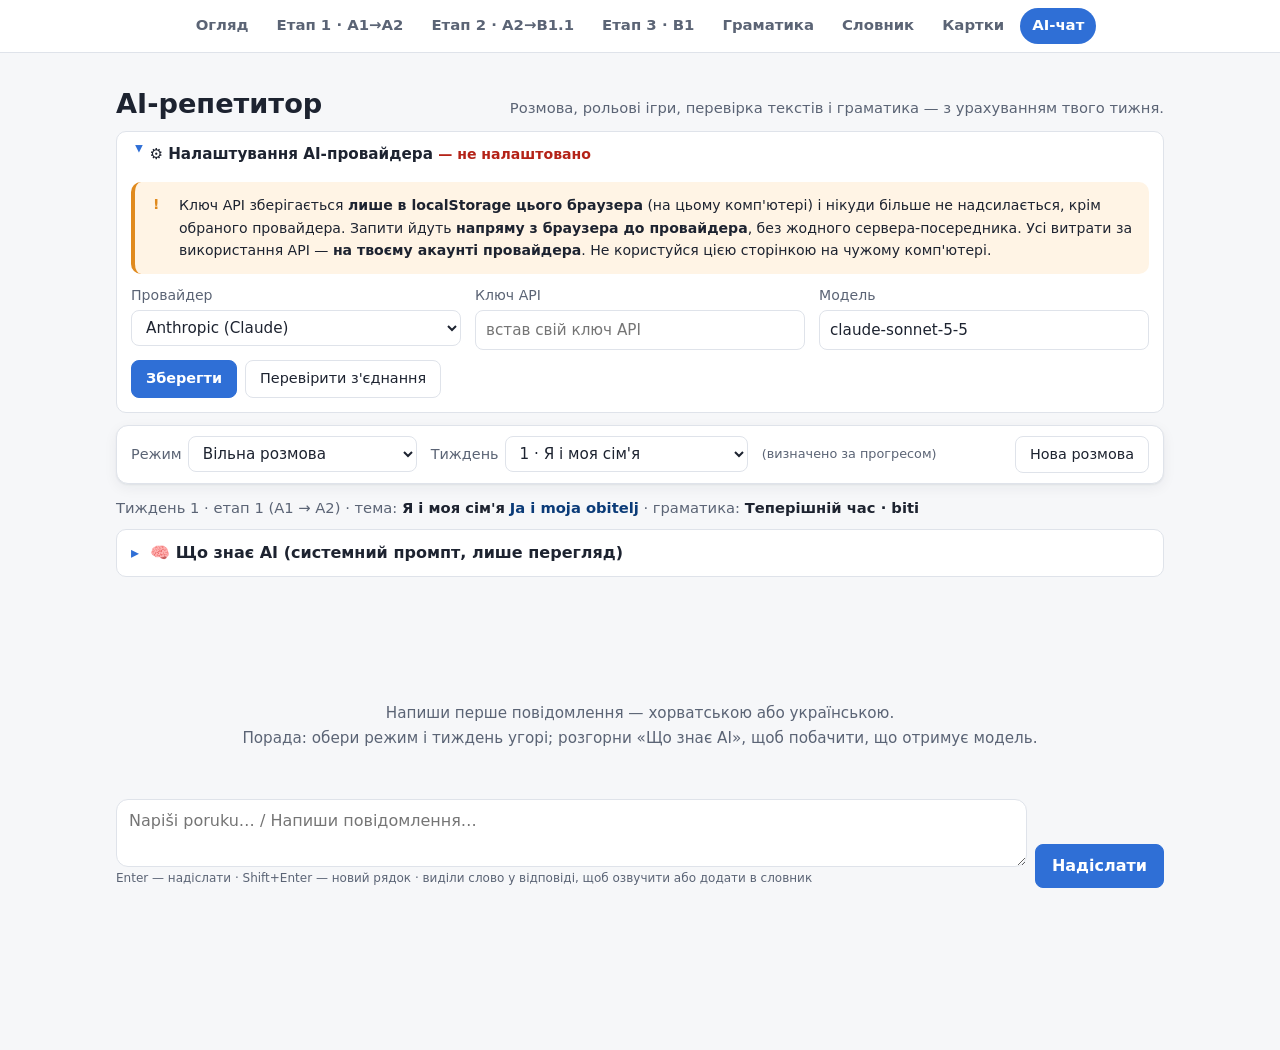
<file: chat.html>
<!DOCTYPE html>
<html lang="uk">
<head>
<meta charset="utf-8">
<meta name="viewport" content="width=device-width, initial-scale=1">
<title>AI-чат · хорватська</title>
<link rel="stylesheet" href="style.css">
<script src="app.js" defer></script>
<script src="course-data.js"></script>
<script src="vocab-data.js"></script>
<style>
  .chat-head { display: flex; flex-wrap: wrap; align-items: baseline; justify-content: space-between; gap: 6px 16px; margin: 18px 0 10px; }
  .chat-head h1 { margin: 0; font-size: 1.7rem; }
  .chat-head p { margin: 0; color: var(--muted); font-size: .92rem; }
  .chat-panel { padding: 0 14px; }
  .chat-panel > summary { font-size: .95rem; }
  .chat-form { display: grid; grid-template-columns: repeat(auto-fit, minmax(220px, 1fr)); gap: 10px 14px; margin: 4px 0 10px; }
  .chat-form label { display: flex; flex-direction: column; gap: 4px; font-size: .88rem; color: var(--muted); min-width: 0; }
  .chat-form input, .chat-form select, .chat-bar select {
    font: inherit; font-size: .95rem; padding: 7px 10px; min-width: 0;
    border: 1px solid var(--border); border-radius: 8px; background: var(--surface); color: var(--text);
  }
  .chat-form input:focus, .chat-form select:focus, .chat-bar select:focus, .composer textarea:focus {
    outline: 2px solid color-mix(in srgb, var(--accent) 45%, transparent); outline-offset: 0; border-color: var(--accent);
  }
  .chat-actions { display: flex; flex-wrap: wrap; align-items: center; gap: 8px; margin: 6px 0 4px; }
  .chat-actions button, .chat-bar button { padding: 6px 14px; font-size: .9rem; }
  .chat-status { font-size: .88rem; color: var(--muted); }
  .chat-status.ok { color: var(--done); }
  .chat-status.err { color: #b42318; }
  .chat-primary { background: var(--accent); border-color: var(--accent); color: #fff; font-weight: 600; }
  .chat-primary:hover { filter: brightness(1.08); }
  .chat-primary:disabled { opacity: .55; cursor: default; filter: none; }
  .chat-warn { margin: 6px 0 10px; font-size: .88rem; }
  .chat-bar { display: flex; flex-wrap: wrap; align-items: center; gap: 8px 14px; margin: 12px 0; padding: 10px 14px; }
  .chat-bar label { display: inline-flex; align-items: center; gap: 6px; font-size: .9rem; color: var(--muted); min-width: 0; max-width: 100%; }
  .chat-bar select { max-width: 16em; text-overflow: ellipsis; }
  .chat-bar .spacer { flex: 1; }
  .chat-auto { font-size: .8rem; color: var(--muted); }
  .chat-topic { margin: 0 0 10px; font-size: .92rem; color: var(--muted); }
  .chat-topic b { color: var(--text); }
  .chat-ctx {
    display: flex; align-items: flex-start; gap: 10px; margin: 0 0 12px; padding: 8px 12px;
    border-radius: 10px; background: var(--accent-soft); border: 1px solid color-mix(in srgb, var(--accent) 30%, transparent); font-size: .9rem;
  }
  .chat-ctx .ctx-body { flex: 1; min-width: 0; overflow-wrap: anywhere; }
  .chat-ctx .ctx-title { font-weight: 700; color: var(--accent); }
  .chat-ctx button { padding: 2px 10px; font-size: .8rem; }
  .chat-prompt pre {
    margin: 0 0 4px; padding: 10px 12px; max-height: 26em; overflow: auto; white-space: pre-wrap; overflow-wrap: anywhere;
    font-family: var(--mono); font-size: .8rem; line-height: 1.5; background: #f6f7f9; border-radius: 8px; color: var(--text);
  }
  .chat-log { display: flex; flex-direction: column; gap: 12px; margin: 14px 0; min-height: 30vh; }
  .chat-empty { margin: auto 0; text-align: center; color: var(--muted); font-size: .95rem; }
  .msg { display: flex; flex-direction: column; max-width: 85%; min-width: 0; }
  .msg-user { align-self: flex-end; align-items: flex-end; }
  .msg-assistant, .msg-error { align-self: flex-start; }
  .bubble {
    padding: 10px 14px; border-radius: 14px; line-height: 1.55; overflow-wrap: anywhere; min-width: 0;
    background: var(--surface); border: 1px solid var(--border); box-shadow: var(--shadow);
  }
  .msg-user .bubble { background: var(--accent); border-color: var(--accent); color: #fff; border-bottom-right-radius: 4px; white-space: pre-wrap; }
  .msg-assistant .bubble { border-bottom-left-radius: 4px; }
  .msg-error .bubble { background: #fdecec; border-color: #f0c4c0; color: #7a1a12; }
  .bubble p { margin: 0 0 .55em; }
  .bubble p:last-child, .bubble ul:last-child, .bubble ol:last-child { margin-bottom: 0; }
  .bubble ul, .bubble ol { margin: .2em 0 .55em; padding-left: 1.3em; }
  .bubble li { margin: .15em 0; }
  .say {
    display: inline-flex; align-items: center; justify-content: center; margin-left: 4px; padding: 0 4px; border: 0;
    background: none; font-size: .9em; line-height: 1.2; vertical-align: baseline; border-radius: 6px; opacity: .65;
  }
  .say:hover, .say:focus { opacity: 1; background: var(--accent-soft); }
  .msg-tools { display: flex; gap: 6px; margin-top: 4px; }
  .msg-tools button { padding: 1px 10px; font-size: .78rem; color: var(--muted); border-radius: 999px; }
  .typing { display: inline-flex; gap: 4px; padding: 4px 2px; }
  .typing span { width: 7px; height: 7px; border-radius: 50%; background: var(--muted); animation: chat-dot 1s infinite ease-in-out; }
  .typing span:nth-child(2) { animation-delay: .15s; }
  .typing span:nth-child(3) { animation-delay: .3s; }
  @keyframes chat-dot { 0%, 80%, 100% { opacity: .25; transform: translateY(0); } 40% { opacity: 1; transform: translateY(-3px); } }
  .composer {
    position: sticky; bottom: 0; z-index: 5; display: flex; gap: 8px; align-items: flex-end;
    padding: 10px 0 12px; background: var(--bg);
  }
  .composer textarea {
    flex: 1; min-width: 0; min-height: 3em; max-height: 40vh; padding: 9px 12px; resize: vertical;
    font: inherit; line-height: 1.5; color: var(--text); background: var(--surface); border: 1px solid var(--border); border-radius: 12px;
  }
  .composer .hint { display: block; font-size: .75rem; color: var(--muted); margin-top: 2px; }
  .composer-main { flex: 1; min-width: 0; display: flex; flex-direction: column; }
  .sel-bar {
    position: absolute; z-index: 20; display: flex; flex-wrap: wrap; align-items: center; gap: 6px; padding: 6px 8px; max-width: min(420px, 92vw);
    background: var(--surface); border: 1px solid var(--border); border-radius: 10px; box-shadow: var(--shadow);
  }
  .sel-bar button { padding: 3px 10px; font-size: .82rem; }
  .sel-bar input { flex: 1 1 120px; min-width: 0; padding: 4px 8px; font: inherit; font-size: .85rem; border: 1px solid var(--border); border-radius: 8px; }
  .sel-bar .sel-msg { font-size: .8rem; color: var(--done); }
  .tts-hint { margin: 0 0 12px; }
  @media (max-width: 640px) {
    .chat-head h1 { font-size: 1.4rem; }
    .msg { max-width: 94%; }
    .chat-bar { padding: 8px 10px; }
    .chat-bar .spacer { display: none; }
    .chat-bar select { max-width: calc(100vw - 140px); }
    .composer .hint { display: none; }
  }
</style>
</head>
<body>
<nav class="topnav">
  <a href="index.html">Огляд</a>
  <a href="phase-1.html">Етап 1 · A1→A2</a>
  <a href="phase-2.html">Етап 2 · A2→B1.1</a>
  <a href="phase-3.html">Етап 3 · B1</a>
  <a href="grammar.html">Граматика</a>
  <a href="vocab.html">Словник</a>
  <a href="cards.html">Картки</a>
  <a href="chat.html">AI-чат</a>
</nav>

<main class="container">

<header class="chat-head">
  <h1>AI-репетитор</h1>
  <p>Розмова, рольові ігри, перевірка текстів і граматика — з урахуванням твого тижня.</p>
</header>

<details class="chat-panel" id="settings-panel">
  <summary>⚙️ Налаштування AI-провайдера <span class="chat-status" id="settings-summary"></span></summary>
  <div class="warn chat-warn">
    Ключ API зберігається <b>лише в localStorage цього браузера</b> (на цьому комп'ютері) і нікуди більше не надсилається, крім обраного провайдера.
    Запити йдуть <b>напряму з браузера до провайдера</b>, без жодного сервера-посередника.
    Усі витрати за використання API — <b>на твоєму акаунті провайдера</b>. Не користуйся цією сторінкою на чужому комп'ютері.
  </div>
  <form class="chat-form" id="settings-form" autocomplete="off">
    <label>Провайдер
      <select id="s-provider">
        <option value="anthropic">Anthropic (Claude)</option>
        <option value="openai">OpenAI</option>
        <option value="gemini">Google Gemini</option>
        <option value="custom">OpenAI-сумісний (OpenRouter, локальний сервер…)</option>
      </select>
    </label>
    <label id="s-baseurl-wrap" hidden>Базова адреса API
      <input id="s-baseurl" type="url" placeholder="https://openrouter.ai/api/v1" spellcheck="false">
    </label>
    <label>Ключ API
      <input id="s-key" type="password" placeholder="sk-…" spellcheck="false" autocomplete="off">
    </label>
    <label>Модель
      <input id="s-model" type="text" spellcheck="false">
    </label>
  </form>
  <div class="chat-actions">
    <button type="button" class="chat-primary" id="s-save">Зберегти</button>
    <button type="button" id="s-test">Перевірити з'єднання</button>
    <span class="chat-status" id="s-status" role="status"></span>
  </div>
</details>

<div class="card chat-bar">
  <label>Режим
    <select id="c-mode">
      <option value="free">Вільна розмова</option>
      <option value="roleplay">Рольова гра</option>
      <option value="check">Перевір мій текст</option>
      <option value="grammar">Поясни граматику</option>
      <option value="task">Допомога із завданням</option>
    </select>
  </label>
  <label>Тиждень
    <select id="c-week"></select>
  </label>
  <span class="chat-auto" id="c-auto"></span>
  <span class="spacer"></span>
  <button type="button" id="c-new">Нова розмова</button>
</div>

<p class="chat-topic" id="c-topic"></p>

<div class="chat-ctx" id="c-ctx" hidden>
  <div class="ctx-body"><span class="ctx-title">Завдання:</span> <span id="c-ctx-text"></span></div>
  <button type="button" id="c-ctx-clear" title="Прибрати контекст завдання">✕</button>
</div>

<details class="chat-prompt" id="prompt-panel">
  <summary>🧠 Що знає AI (системний промпт, лише перегляд)</summary>
  <pre id="prompt-preview"></pre>
</details>

<div class="ws-hint tts-hint" id="tts-hint" hidden>Немає хорватського голосу: відкрий сайт у Microsoft Edge або встанови хорватську мову в Windows (Settings → Time &amp; language → Speech)</div>

<div class="chat-log" id="chat-log" aria-live="polite"></div>

<form class="composer" id="composer">
  <div class="composer-main">
    <textarea id="c-input" rows="2" placeholder="Napiši poruku… / Напиши повідомлення…"></textarea>
    <span class="hint">Enter — надіслати · Shift+Enter — новий рядок · виділи слово у відповіді, щоб озвучити або додати в словник</span>
  </div>
  <button type="submit" class="chat-primary" id="c-send">Надіслати</button>
</form>

</main>

<script>
// AI-репетитор: прямі запити з браузера до Anthropic / OpenAI / Gemini / OpenAI-сумісного API
(function () {
  "use strict";

  var SETTINGS_KEY = "hr-ai-settings";
  var CHAT_KEY = "hr-chat";
  var CTX_KEY = "hr-chat-ctx";
  var VOCAB_KEY = "hr-vocab";
  var WEEKS = 36;
  var HISTORY_LIMIT = 40;
  var DEFAULT_MODELS = { anthropic: "claude-sonnet-5-5", openai: "", gemini: "", custom: "" };
  var PROVIDER_NAMES = { anthropic: "Anthropic", openai: "OpenAI", gemini: "Google Gemini", custom: "OpenAI-сумісний сервер" };

  var MODE_LABELS = {
    free: "Вільна розмова",
    roleplay: "Рольова гра",
    check: "Перевір мій текст",
    grammar: "Поясни граматику",
    task: "Допомога із завданням"
  };

  // ---------- Storage ----------
  function rawGet(key) {
    try { return window.localStorage.getItem(key); } catch (e) { return null; }
  }
  function rawSet(key, value) {
    try { window.localStorage.setItem(key, value); return true; } catch (e) { return false; }
  }
  function rawRemove(key) {
    try { window.localStorage.removeItem(key); } catch (e) { /* storage unavailable */ }
  }
  function readJson(key, fallback) {
    try {
      var raw = rawGet(key);
      var v = raw ? JSON.parse(raw) : null;
      return v && typeof v === "object" ? v : fallback;
    } catch (e) { return fallback; }
  }

  function loadSettings() {
    var s = readJson(SETTINGS_KEY, {});
    return {
      provider: PROVIDER_NAMES[s.provider] ? s.provider : "anthropic",
      baseUrl: typeof s.baseUrl === "string" ? s.baseUrl : "",
      keys: s.keys && typeof s.keys === "object" ? s.keys : {},
      models: s.models && typeof s.models === "object" ? s.models : {}
    };
  }

  function activeConfig(settings) {
    var p = settings.provider;
    var model = settings.models[p] || DEFAULT_MODELS[p];
    return { provider: p, key: (settings.keys[p] || "").trim(), model: (model || "").trim(), baseUrl: (settings.baseUrl || "").trim() };
  }

  function configProblem(cfg) {
    if (cfg.provider === "custom" && !/^https?:\/\//i.test(cfg.baseUrl)) return "Вкажи базову адресу API (http(s)://…).";
    if (cfg.provider !== "custom" && !cfg.key) return "Вкажи ключ API.";
    if (!cfg.model) return "Вкажи модель (назву з документації провайдера).";
    return "";
  }

  // ---------- Progress & course ----------
  function detectWeek() {
    var max = 0;
    var re = /^hr-b1:w(\d+)-t\d+$/;
    try {
      for (var i = 0; i < window.localStorage.length; i++) {
        var k = window.localStorage.key(i);
        var m = k ? re.exec(k) : null;
        if (m && window.localStorage.getItem(k) === "1") {
          var n = parseInt(m[1], 10);
          if (n > max && n <= WEEKS) max = n;
        }
      }
    } catch (e) { /* storage unavailable */ }
    return max || 1;
  }

  function courseWeeks() {
    return window.HR_COURSE && window.HR_COURSE.weeks ? window.HR_COURSE.weeks : {};
  }

  function phaseOfWeek(n) {
    if (n <= 12) return 1;
    if (n <= 24) return 2;
    return 3;
  }

  var LEVELS = { 1: "A1 → A2", 2: "A2 → B1.1", 3: "B1" };

  function weekInfo(n) {
    var w = courseWeeks()[String(n)] || {};
    var phase = w.phase || phaseOfWeek(n);
    return { week: n, phase: phase, level: LEVELS[phase], title: w.title || "", titleHr: w.titleHr || "", grammar: w.grammar || "" };
  }

  function weekVocab(n) {
    var all = window.HR_VOCAB;
    var list = all && all[String(n)];
    return Array.isArray(list) ? list : [];
  }

  function personalVocab(limit) {
    var raw = rawGet(VOCAB_KEY);
    var list;
    try { list = raw ? JSON.parse(raw) : []; } catch (e) { list = []; }
    if (!Array.isArray(list)) return [];
    list = list.filter(function (w) { return w && w.word; });
    list.sort(function (a, b) { return (b.added || 0) - (a.added || 0); });
    return list.slice(0, limit);
  }

  // ---------- System prompt ----------
  var MODE_PROMPTS = {
    free:
      "MODE: Free conversation.\n" +
      "- Chat naturally in Croatian at the learner's current level, preferably about this week's topic or the learner's life.\n" +
      "- Keep each reply short (2-5 sentences) and always end with a question back to the learner.\n" +
      "- If the learner's last message has mistakes, add at the end a short block that starts with the line \"**Виправлення:**\" listing each error as \"- wrong → correct — коротке пояснення українською\". If there are no mistakes, write \"**Виправлення:** помилок немає 👍\".",
    roleplay:
      "MODE: Role-play.\n" +
      "- Invent a realistic everyday scenario based on this week's topic (e.g. shop, doctor, landlord, office). In your first reply describe the situation and the learner's goal in one or two Ukrainian sentences, then start the scene in Croatian.\n" +
      "- Stay in character as the counterpart; speak only Croatian inside the scene, at the learner's level.\n" +
      "- After each learner turn, add a brief \"**Виправлення:**\" block (Ukrainian explanations) only if there were mistakes.\n" +
      "- When the learner's goal is reached or the learner asks to stop, end the scene and give short feedback in Ukrainian: what went well, 2-3 things to practise, useful phrases.",
    check:
      "MODE: Check my writing.\n" +
      "For every text the learner sends, answer with exactly these parts:\n" +
      "1. \"**Виправлений текст:**\" — the full corrected Croatian text (keep the learner's meaning and style, fix only what is wrong or very unnatural).\n" +
      "2. \"**Помилки:**\" — a list, each item \"- wrong → correct — пояснення українською (which rule)\".\n" +
      "3. \"**Оцінка:**\" — a score out of 10 relative to the learner's current level (not native level), with one sentence why.\n" +
      "4. \"**Порада:**\" — one concrete tip for next time.\n" +
      "If the text is not in Croatian, ask the learner to write it in Croatian first.",
    grammar:
      "MODE: Explain grammar.\n" +
      "- Explain the requested grammar point in Ukrainian, simply and step by step, compare with Ukrainian where helpful.\n" +
      "- Give 3-5 short Croatian example sentences at the learner's level, each on its own line with a Ukrainian translation.\n" +
      "- End with 2-3 mini exercises in Croatian; when the learner answers, check them.\n" +
      "- If the learner does not name a topic, offer to explain this week's grammar focus.",
    task:
      "MODE: Help with a course task.\n" +
      "- Help the learner complete the task below. Do NOT just give the full solution: give hints, check their attempt, explain mistakes in Ukrainian.\n" +
      "- If the learner already wrote an answer, review it like a teacher: corrected version, list of errors with Ukrainian explanations, then what to improve.\n" +
      "- Give the full model answer only if the learner explicitly asks for it."
  };

  function buildSystemPrompt(opts) {
    var info = weekInfo(opts.week);
    var weeks = courseWeeks();
    var covered = [];
    for (var n = 1; n < opts.week; n++) {
      var w = weeks[String(n)];
      if (w && w.grammar) covered.push("week " + n + ": " + w.grammar);
    }
    var lines = [];
    lines.push("You are a friendly, patient Croatian language tutor built into the learner's self-study website.");
    lines.push("");
    lines.push("LEARNER");
    lines.push("- Native language: Ukrainian. All explanations, corrections and grammar notes must be in Ukrainian.");
    lines.push("- Goal: Croatian A1 → B1 in a 36-week self-study programme (phase 1 weeks 1-12: A1 → A2; phase 2 weeks 13-24: A2 → B1.1; phase 3 weeks 25-36: B1).");
    lines.push("- Now: week " + info.week + " of 36, phase " + info.phase + " (" + info.level + ").");
    lines.push("");
    lines.push("LANGUAGE RULES");
    lines.push("- Reply mainly in Croatian at the learner's current level; add Ukrainian explanations or translations where the learner may not understand.");
    lines.push("- Use only standard Croatian (ijekavica: mlijeko, vrijeme, djevojka, lijep). Never use Serbian or ekavian forms: write \"je li\" not \"da li\", \"tisuća\" not \"hiljada\", \"vlak\" not \"voz\", \"tko/što\" not \"ko/šta\", \"kruh\" not \"hleb\", \"tjedan\" not \"nedelja/sedmica\", \"liječnik\" not \"lekar\". Prefer the infinitive (\"želim ići\") over \"da + present\" (\"želim da idem\").");
    lines.push("- Point out Ukrainian-Croatian false friends whenever they come up (e.g. život = життя, not живіт; godina = рік, not година; stolica = стілець, not столиця; trudna = вагітна; magazin = журнал, not магазин).");
    lines.push("- Stay within vocabulary and grammar the learner has covered so far; if you must use something new, gloss it in Ukrainian in brackets.");
    lines.push("- Put Croatian sentences on their own lines where practical (the site reads Croatian lines aloud).");
    lines.push("- Formatting: plain text only. You may use **bold**, line breaks and simple lists (\"- \" or \"1. \"). No headings, tables, code blocks or links.");
    lines.push("- Be concise: usually under 150 words unless the learner asks for more.");
    lines.push("");
    lines.push("COURSE CONTEXT");
    lines.push("- This week's topic: " + (info.title || "—") + (info.titleHr ? " (" + info.titleHr + ")" : ""));
    lines.push("- This week's grammar focus: " + (info.grammar || "—"));
    lines.push("- Grammar covered in earlier weeks: " + (covered.length ? covered.join("; ") : "none yet (absolute beginner)"));

    var wv = opts.weekVocab || [];
    if (wv.length) {
      lines.push("- This week's vocabulary (Croatian — Ukrainian): " + wv.map(function (x) { return x.hr + " — " + x.uk; }).join("; "));
    }
    var pv = opts.personalVocab || [];
    if (pv.length) {
      lines.push("- Learner's personal dictionary, most recent first (reuse these words): " +
        pv.map(function (x) { return x.word + (x.tr ? " — " + x.tr : ""); }).join("; "));
    }
    lines.push("");
    lines.push(MODE_PROMPTS[opts.mode] || MODE_PROMPTS.free);

    var ctx = opts.ctx;
    if (opts.mode === "task" && ctx) {
      lines.push("");
      lines.push("TASK CONTEXT (from the course page" + (ctx.week ? ", week " + ctx.week : "") + ")");
      if (ctx.taskText) lines.push("Task: " + ctx.taskText);
      if (ctx.refText) lines.push("Reference material for the task:\n" + ctx.refText);
      if (ctx.answer) lines.push("Learner's current answer/notes:\n" + ctx.answer);
    } else if (opts.mode === "task") {
      lines.push("");
      lines.push("No task context was passed; ask the learner to paste the task text.");
    }
    return lines.join("\n");
  }

  // ---------- Provider requests ----------
  // messages: [{role: "user"|"assistant", text}] -> merged so roles alternate and history starts with the user.
  function normalizeMessages(messages) {
    var out = [];
    for (var i = 0; i < messages.length; i++) {
      var m = messages[i];
      if (!m || (m.role !== "user" && m.role !== "assistant") || !m.text) continue;
      if (!out.length && m.role !== "user") continue;
      var last = out[out.length - 1];
      if (last && last.role === m.role) last.text += "\n\n" + m.text;
      else out.push({ role: m.role, text: m.text });
    }
    return out;
  }

  function customUrl(baseUrl) {
    var base = baseUrl.replace(/\/+$/, "");
    return /\/chat\/completions$/i.test(base) ? base : base + "/chat/completions";
  }

  function buildRequest(cfg, system, messages) {
    var msgs = normalizeMessages(messages);
    if (cfg.provider === "anthropic") {
      return {
        url: "https://api.anthropic.com/v1/messages",
        init: {
          method: "POST",
          headers: {
            "x-api-key": cfg.key,
            "anthropic-version": "2023-06-01",
            "anthropic-dangerous-direct-browser-access": "true",
            "content-type": "application/json"
          },
          body: JSON.stringify({
            model: cfg.model,
            max_tokens: 1024,
            system: system,
            messages: msgs.map(function (m) { return { role: m.role, content: m.text }; })
          })
        }
      };
    }
    if (cfg.provider === "gemini") {
      var model = cfg.model.replace(/^models\//, "");
      return {
        url: "https://generativelanguage.googleapis.com/v1beta/models/" + encodeURIComponent(model) + ":generateContent",
        init: {
          method: "POST",
          headers: { "x-goog-api-key": cfg.key, "content-type": "application/json" },
          body: JSON.stringify({
            systemInstruction: { parts: [{ text: system }] },
            contents: msgs.map(function (m) { return { role: m.role === "assistant" ? "model" : "user", parts: [{ text: m.text }] }; })
          })
        }
      };
    }
    var headers = { "content-type": "application/json" };
    if (cfg.key) headers.Authorization = "Bearer " + cfg.key;
    return {
      url: cfg.provider === "custom" ? customUrl(cfg.baseUrl) : "https://api.openai.com/v1/chat/completions",
      init: {
        method: "POST",
        headers: headers,
        body: JSON.stringify({
          model: cfg.model,
          messages: [{ role: "system", content: system }].concat(msgs.map(function (m) { return { role: m.role, content: m.text }; }))
        })
      }
    };
  }

  function parseResponse(provider, data) {
    var text = "";
    if (provider === "anthropic") {
      var blocks = data && Array.isArray(data.content) ? data.content : [];
      text = blocks.filter(function (b) { return b && b.type === "text"; }).map(function (b) { return b.text; }).join("");
    } else if (provider === "gemini") {
      var cand = data && data.candidates && data.candidates[0];
      var parts = cand && cand.content && Array.isArray(cand.content.parts) ? cand.content.parts : [];
      text = parts.map(function (p) { return p && p.text ? p.text : ""; }).join("");
      if (!text && data && data.promptFeedback && data.promptFeedback.blockReason) {
        throw new Error("Gemini заблокував запит (" + data.promptFeedback.blockReason + ").");
      }
    } else {
      var choice = data && data.choices && data.choices[0];
      var content = choice && choice.message ? choice.message.content : "";
      if (Array.isArray(content)) content = content.map(function (c) { return c && c.text ? c.text : ""; }).join("");
      text = typeof content === "string" ? content : "";
    }
    text = (text || "").trim();
    if (!text) throw new Error("Провайдер повернув порожню відповідь.");
    return text;
  }

  function providerMessage(data) {
    if (!data || typeof data !== "object") return "";
    var e = Array.isArray(data) ? data[0] && data[0].error : data.error;
    if (typeof e === "string") return e;
    if (e && typeof e.message === "string") return e.message;
    if (typeof data.message === "string") return data.message;
    return "";
  }

  function describeHttpError(status, data, rawText) {
    var msg = providerMessage(data) || (rawText || "").slice(0, 300);
    var hint;
    if (status === 401) hint = "Ключ API недійсний або відкликаний. Перевір ключ у налаштуваннях.";
    else if (status === 403) hint = "Доступ заборонено: ключ не має прав на цю модель/API або API не ввімкнено для проєкту.";
    else if (status === 404) hint = "Не знайдено: перевір назву моделі (і базову адресу для OpenAI-сумісного сервера).";
    else if (status === 400) hint = "Некоректний запит — найчастіше неправильна назва моделі або параметр.";
    else if (status === 402) hint = "Потрібна оплата: на акаунті провайдера закінчилися кошти.";
    else if (status === 429) hint = "Забагато запитів або вичерпано квоту/баланс. Зачекай або перевір баланс акаунта.";
    else if (status === 529 || status === 503) hint = "Провайдер перевантажений. Спробуй трохи пізніше.";
    else if (status >= 500) hint = "Помилка на боці провайдера. Спробуй пізніше.";
    else hint = "Запит не вдався.";
    return "HTTP " + status + ": " + hint + (msg ? "\nПовідомлення провайдера: " + msg : "");
  }

  var NETWORK_HINT = "Не вдалося з'єднатися з провайдером. Можливі причини: немає інтернету; адресу заблоковано (VPN, фаєрвол, блокувальник реклами); " +
    "сервер не дозволяє запити прямо з браузера (CORS) — для OpenAI-сумісного/локального сервера ввімкни CORS або вкажи інший сервер; неправильна базова адреса.";

  function callProvider(cfg, system, messages, fetchImpl) {
    var doFetch = fetchImpl || window.fetch.bind(window);
    var req = buildRequest(cfg, system, messages);
    return doFetch(req.url, req.init).then(function (res) {
      return res.text().then(function (raw) {
        var data = null;
        try { data = raw ? JSON.parse(raw) : null; } catch (e) { data = null; }
        if (!res.ok) throw new Error(describeHttpError(res.status, data, raw));
        if (!data) throw new Error("Провайдер повернув відповідь не у форматі JSON.");
        return parseResponse(cfg.provider, data);
      });
    }, function () {
      throw new Error(NETWORK_HINT);
    });
  }

  // ---------- Safe rendering ----------
  function escapeHtml(s) {
    return String(s).replace(/[&<>"']/g, function (c) {
      return { "&": "&amp;", "<": "&lt;", ">": "&gt;", '"': "&quot;", "'": "&#39;" }[c];
    });
  }

  // Croatian = Latin letters; Ukrainian = Cyrillic. Speak only Latin-script runs of a line.
  function croatianPart(text) {
    var parts = String(text).replace(/\*\*/g, "").split(/[Ѐ-ӿ][Ѐ-ӿ’'ʼ\s\-–—,.;:!?()«»"]*/);
    var keep = [];
    for (var i = 0; i < parts.length; i++) {
      var p = parts[i].replace(/^[\s\-–—•*:;,.()«»"→=]+|[\s\-–—•*:;,(«»"→=]+$/g, "").trim();
      if (/[A-Za-zčćžšđČĆŽŠĐ]{2,}/.test(p)) keep.push(p);
    }
    return keep.join(". ").replace(/\s+/g, " ").trim();
  }

  function inline(text) {
    var html = escapeHtml(text).replace(/\*\*([^*\n]+?)\*\*/g, "<strong>$1</strong>");
    var hr = croatianPart(text);
    if (hr.length >= 3) html += '<button type="button" class="say" data-say="' + escapeHtml(hr) + '" title="Озвучити хорватською" aria-label="Озвучити хорватською">🔊</button>';
    return html;
  }

  function renderModelText(text) {
    var lines = String(text).replace(/\r\n?/g, "\n").split("\n");
    var html = "";
    var listType = null;
    var para = [];
    function flushPara() {
      if (para.length) html += "<p>" + para.join("<br>") + "</p>";
      para = [];
    }
    function closeList() {
      if (listType) html += "</" + listType + ">";
      listType = null;
    }
    for (var i = 0; i < lines.length; i++) {
      var line = lines[i];
      var bullet = /^\s*[-*•]\s+(.*)$/.exec(line);
      var numbered = /^\s*\d+[.)]\s+(.*)$/.exec(line);
      if (bullet || numbered) {
        flushPara();
        var type = bullet ? "ul" : "ol";
        if (listType !== type) { closeList(); html += "<" + type + ">"; listType = type; }
        html += "<li>" + inline((bullet || numbered)[1]) + "</li>";
      } else if (!line.trim()) {
        flushPara();
        closeList();
      } else {
        closeList();
        para.push(inline(line.replace(/^#+\s*/, "")));
      }
    }
    flushPara();
    closeList();
    return html;
  }

  // ---------- Chat state ----------
  function loadChat() {
    var c = readJson(CHAT_KEY, {});
    return {
      messages: Array.isArray(c.messages) ? c.messages.filter(function (m) { return m && m.text && (m.role === "user" || m.role === "assistant"); }) : [],
      mode: MODE_LABELS[c.mode] ? c.mode : "free",
      week: c.week >= 1 && c.week <= WEEKS ? c.week : null,
      ctx: c.ctx && typeof c.ctx === "object" ? c.ctx : null
    };
  }

  function takeTaskContext() {
    var raw = rawGet(CTX_KEY);
    if (!raw) return null;
    rawRemove(CTX_KEY);
    var ctx;
    try { ctx = JSON.parse(raw); } catch (e) { return null; }
    if (!ctx || typeof ctx !== "object") return null;
    var week = parseInt(ctx.week, 10);
    return {
      key: typeof ctx.key === "string" ? ctx.key : "",
      week: week >= 1 && week <= WEEKS ? week : null,
      taskText: typeof ctx.taskText === "string" ? ctx.taskText.trim() : "",
      answer: typeof ctx.answer === "string" ? ctx.answer.trim() : "",
      refText: typeof ctx.refText === "string" ? ctx.refText.trim() : ""
    };
  }

  // ---------- TTS ----------
  var hrVoice = null;
  function pickVoice() {
    if (!window.speechSynthesis) return;
    var voices = window.speechSynthesis.getVoices();
    hrVoice = null;
    for (var i = 0; i < voices.length; i++) {
      if (/^hr/i.test(voices[i].lang)) { hrVoice = voices[i]; break; }
    }
  }
  function speak(text) {
    var hint = document.getElementById("tts-hint");
    if (!window.speechSynthesis || !text) { if (hint) hint.hidden = false; return; }
    pickVoice();
    if (!hrVoice && hint) hint.hidden = false;
    window.speechSynthesis.cancel();
    var u = new SpeechSynthesisUtterance(text);
    u.lang = hrVoice ? hrVoice.lang : "hr-HR";
    if (hrVoice) u.voice = hrVoice;
    u.rate = 0.9;
    window.speechSynthesis.speak(u);
  }

  function copyText(text, btn) {
    function done() {
      var old = btn.textContent;
      btn.textContent = "Скопійовано ✓";
      setTimeout(function () { btn.textContent = old; }, 1400);
    }
    function fallback() {
      var ta = document.createElement("textarea");
      ta.value = text;
      document.body.appendChild(ta);
      ta.select();
      try { document.execCommand("copy"); } catch (e) { /* ignore */ }
      ta.remove();
      done();
    }
    if (navigator.clipboard && navigator.clipboard.writeText) navigator.clipboard.writeText(text).then(done, fallback);
    else fallback();
  }

  // ---------- Page ----------
  function initPage() {
    var $ = function (id) { return document.getElementById(id); };
    var settings = loadSettings();
    var chat = loadChat();
    var autoWeek = detectWeek();
    var pending = false;
    var lastError = "";

    var el = {
      provider: $("s-provider"), baseUrlWrap: $("s-baseurl-wrap"), baseUrl: $("s-baseurl"), key: $("s-key"), model: $("s-model"),
      save: $("s-save"), test: $("s-test"), status: $("s-status"), summary: $("settings-summary"), panel: $("settings-panel"),
      mode: $("c-mode"), week: $("c-week"), auto: $("c-auto"), topic: $("c-topic"), newBtn: $("c-new"),
      ctx: $("c-ctx"), ctxText: $("c-ctx-text"), ctxClear: $("c-ctx-clear"), prompt: $("prompt-preview"),
      log: $("chat-log"), form: $("composer"), input: $("c-input"), send: $("c-send")
    };

    var incoming = takeTaskContext();
    if (incoming) {
      if (chat.messages.length && window.confirm("Відкрито нове завдання. Почати нову розмову для нього?\n(Скасувати — продовжити поточну розмову з контекстом цього завдання.)")) {
        chat.messages = [];
      }
      chat.ctx = incoming;
      chat.mode = "task";
      if (incoming.week) chat.week = incoming.week;
      saveChat();
    }

    function currentWeek() { return chat.week || autoWeek; }

    function saveChat() {
      rawSet(CHAT_KEY, JSON.stringify(chat));
    }

    // Settings form
    function fillSettings() {
      var p = settings.provider;
      var cfg = activeConfig(settings);
      el.provider.value = p;
      el.baseUrlWrap.hidden = p !== "custom";
      el.baseUrl.value = settings.baseUrl;
      el.key.value = settings.keys[p] || "";
      el.key.placeholder = p === "custom" ? "необов'язково для локального сервера" : "встав свій ключ API";
      el.model.value = cfg.model;
      el.model.placeholder = p === "anthropic" ? DEFAULT_MODELS.anthropic : "вкажи модель з документації провайдера";
      updateSummary();
    }
    function readSettingsForm() {
      var p = el.provider.value;
      settings.provider = p;
      settings.keys[p] = el.key.value.trim();
      settings.models[p] = el.model.value.trim();
      if (p === "custom") settings.baseUrl = el.baseUrl.value.trim();
    }
    function updateSummary() {
      var cfg = activeConfig(settings);
      var problem = configProblem(cfg);
      el.summary.textContent = problem ? "— не налаштовано" : "— " + PROVIDER_NAMES[cfg.provider] + " · " + cfg.model;
      el.summary.className = "chat-status " + (problem ? "err" : "ok");
    }
    function setStatus(text, kind) {
      el.status.textContent = text;
      el.status.className = "chat-status" + (kind ? " " + kind : "");
    }
    function persistSettings() {
      readSettingsForm();
      var ok = rawSet(SETTINGS_KEY, JSON.stringify(settings));
      updateSummary();
      return ok;
    }

    el.provider.addEventListener("change", function () {
      settings.keys[settings.provider] = el.key.value.trim();
      settings.models[settings.provider] = el.model.value.trim();
      if (settings.provider === "custom") settings.baseUrl = el.baseUrl.value.trim();
      settings.provider = el.provider.value;
      fillSettings();
      setStatus("", "");
    });
    el.save.addEventListener("click", function () {
      var ok = persistSettings();
      var problem = configProblem(activeConfig(settings));
      if (!ok) setStatus("Не вдалося зберегти: localStorage недоступний.", "err");
      else setStatus(problem ? "Збережено, але: " + problem : "Збережено ✓", problem ? "err" : "ok");
    });
    el.test.addEventListener("click", function () {
      persistSettings();
      var cfg = activeConfig(settings);
      var problem = configProblem(cfg);
      if (problem) { setStatus(problem, "err"); return; }
      setStatus("Перевіряю…", "");
      el.test.disabled = true;
      callProvider(cfg, "You are a connection test. Reply with the single word: OK", [{ role: "user", text: "Ping" }]).then(function (text) {
        setStatus("З'єднання працює ✓ (" + PROVIDER_NAMES[cfg.provider] + ", " + cfg.model + "): «" + text.slice(0, 40) + "»", "ok");
      }, function (err) {
        setStatus(err.message, "err");
      }).then(function () { el.test.disabled = false; });
    });

    // Mode & week
    function fillWeekSelect() {
      var weeks = courseWeeks();
      var html = "";
      for (var n = 1; n <= WEEKS; n++) {
        var w = weeks[String(n)];
        html += '<option value="' + n + '">' + n + (w && w.title ? " · " + escapeHtml(w.title) : "") + "</option>";
      }
      el.week.innerHTML = html;
    }
    function systemPrompt() {
      return buildSystemPrompt({
        week: currentWeek(),
        mode: chat.mode,
        ctx: chat.ctx,
        weekVocab: weekVocab(currentWeek()),
        personalVocab: personalVocab(50)
      });
    }
    function renderContext() {
      var info = weekInfo(currentWeek());
      el.mode.value = chat.mode;
      el.week.value = String(currentWeek());
      el.auto.textContent = chat.week && chat.week !== autoWeek ? "(за прогресом: тиждень " + autoWeek + ")" : "(визначено за прогресом)";
      el.topic.innerHTML = "Тиждень " + info.week + " · етап " + info.phase + " (" + escapeHtml(info.level) + ")" +
        (info.title ? " · тема: <b>" + escapeHtml(info.title) + "</b>" + (info.titleHr ? ' <span class="hr">' + escapeHtml(info.titleHr) + "</span>" : "") : "") +
        (info.grammar ? " · граматика: <b>" + escapeHtml(info.grammar) + "</b>" : "");
      if (chat.ctx && (chat.ctx.taskText || chat.ctx.key)) {
        el.ctx.hidden = false;
        el.ctxText.textContent = chat.ctx.taskText || chat.ctx.key;
      } else {
        el.ctx.hidden = true;
      }
      el.prompt.textContent = systemPrompt();
    }
    el.mode.addEventListener("change", function () { chat.mode = el.mode.value; saveChat(); renderContext(); });
    el.week.addEventListener("change", function () {
      var n = parseInt(el.week.value, 10);
      chat.week = n === autoWeek ? null : n;
      saveChat();
      renderContext();
    });
    el.ctxClear.addEventListener("click", function () { chat.ctx = null; saveChat(); renderContext(); });
    el.newBtn.addEventListener("click", function () {
      if (chat.messages.length && !window.confirm("Почати нову розмову? Поточну буде видалено.")) return;
      chat.messages = [];
      chat.ctx = null;
      lastError = "";
      saveChat();
      renderContext();
      renderLog();
      el.input.focus();
    });

    // Conversation
    function messageHtml(m, index) {
      if (m.role === "user") {
        return '<div class="msg msg-user"><div class="bubble">' + escapeHtml(m.text) + "</div></div>";
      }
      return '<div class="msg msg-assistant"><div class="bubble">' + renderModelText(m.text) + "</div>" +
        '<div class="msg-tools"><button type="button" data-copy="' + index + '">Копіювати</button></div></div>';
    }
    function renderLog() {
      var html = "";
      for (var i = 0; i < chat.messages.length; i++) html += messageHtml(chat.messages[i], i);
      if (pending) html += '<div class="msg msg-assistant"><div class="bubble"><span class="typing" aria-label="AI пише відповідь"><span></span><span></span><span></span></span></div></div>';
      if (lastError) {
        html += '<div class="msg msg-error"><div class="bubble">' + escapeHtml(lastError).replace(/\n/g, "<br>") + "</div>" +
          '<div class="msg-tools"><button type="button" data-retry="1">Повторити</button><button type="button" data-settings="1">Налаштування</button></div></div>';
      }
      if (!html) {
        html = '<p class="chat-empty">Напиши перше повідомлення — хорватською або українською.<br>' +
          'Порада: обери режим і тиждень угорі; розгорни «Що знає AI», щоб побачити, що отримує модель.</p>';
      }
      el.log.innerHTML = html;
      el.send.disabled = pending;
    }
    function scrollToEnd() {
      var last = el.log.lastElementChild;
      if (last && last.scrollIntoView) last.scrollIntoView({ block: "end", behavior: "smooth" });
    }

    function requestReply() {
      var cfg = activeConfig(settings);
      var problem = configProblem(cfg);
      if (problem) {
        lastError = "AI ще не налаштовано: " + problem + " Відкрий «Налаштування AI-провайдера» вгорі.";
        el.panel.open = true;
        renderLog();
        return;
      }
      pending = true;
      lastError = "";
      renderLog();
      scrollToEnd();
      var history = chat.messages.slice(-HISTORY_LIMIT);
      callProvider(cfg, systemPrompt(), history).then(function (text) {
        chat.messages.push({ role: "assistant", text: text, t: Date.now() });
        saveChat();
      }, function (err) {
        lastError = err.message;
      }).then(function () {
        pending = false;
        renderLog();
        scrollToEnd();
      });
    }

    el.form.addEventListener("submit", function (event) {
      event.preventDefault();
      if (pending) return;
      var text = el.input.value.trim();
      if (!text) return;
      chat.messages.push({ role: "user", text: text, t: Date.now() });
      saveChat();
      el.input.value = "";
      requestReply();
    });
    el.input.addEventListener("keydown", function (event) {
      if (event.key === "Enter" && !event.shiftKey && !event.isComposing) {
        event.preventDefault();
        el.form.requestSubmit ? el.form.requestSubmit() : el.send.click();
      }
    });
    el.log.addEventListener("click", function (event) {
      var t = event.target;
      if (t.getAttribute("data-say") !== null) speak(t.getAttribute("data-say"));
      else if (t.getAttribute("data-copy") !== null) {
        var m = chat.messages[parseInt(t.getAttribute("data-copy"), 10)];
        if (m) copyText(m.text, t);
      } else if (t.getAttribute("data-retry") !== null) {
        if (!pending && chat.messages.length && chat.messages[chat.messages.length - 1].role === "user") requestReply();
        else { lastError = ""; renderLog(); }
      } else if (t.getAttribute("data-settings") !== null) {
        el.panel.open = true;
        el.panel.scrollIntoView({ behavior: "smooth" });
      }
    });

    // Selection toolbar: speak / add to personal dictionary (hr-vocab)
    var bar = document.createElement("div");
    bar.className = "sel-bar";
    bar.hidden = true;
    bar.innerHTML = '<button type="button" data-act="say">🔊</button>' +
      '<input type="text" data-f="word" aria-label="Слово"><input type="text" data-f="tr" placeholder="переклад" aria-label="Переклад">' +
      '<button type="button" data-act="add">+ у словник</button><span class="sel-msg"></span>';
    document.body.appendChild(bar);
    var barWord = bar.querySelector('[data-f="word"]');
    var barTr = bar.querySelector('[data-f="tr"]');
    var barMsg = bar.querySelector(".sel-msg");

    function showBar() {
      var sel = window.getSelection ? window.getSelection() : null;
      var text = sel ? String(sel).replace(/\s+/g, " ").trim() : "";
      if (!text || text.length > 80 || !sel.rangeCount || !el.log.contains(sel.anchorNode)) return;
      var rect = sel.getRangeAt(0).getBoundingClientRect();
      barWord.value = text;
      barTr.value = "";
      barMsg.textContent = "";
      bar.hidden = false;
      var left = Math.max(8, Math.min(rect.left + window.scrollX, window.scrollX + document.documentElement.clientWidth - bar.offsetWidth - 8));
      bar.style.left = left + "px";
      bar.style.top = (rect.bottom + window.scrollY + 6) + "px";
    }
    el.log.addEventListener("mouseup", function () { setTimeout(showBar, 0); });
    el.log.addEventListener("touchend", function () { setTimeout(showBar, 300); });
    document.addEventListener("mousedown", function (event) {
      if (!bar.hidden && !bar.contains(event.target)) bar.hidden = true;
    });
    bar.addEventListener("click", function (event) {
      var act = event.target.getAttribute("data-act");
      if (act === "say") speak(barWord.value.trim());
      if (act === "add") {
        var word = barWord.value.trim();
        var tr = barTr.value.trim();
        if (!word || !tr) { barMsg.textContent = "впиши переклад"; barTr.focus(); return; }
        var list;
        try { list = JSON.parse(rawGet(VOCAB_KEY) || "[]"); } catch (e) { list = []; }
        if (!Array.isArray(list)) list = [];
        list.unshift({
          id: Date.now().toString(36) + Math.random().toString(36).slice(2, 6),
          word: word, tr: tr, ex: "", tag: "AI-чат, тиждень " + currentWeek(), added: Date.now()
        });
        barMsg.textContent = rawSet(VOCAB_KEY, JSON.stringify(list)) ? "додано ✓" : "не вдалося зберегти";
        renderContext();
        setTimeout(function () { bar.hidden = true; }, 900);
      }
    });

    if (window.speechSynthesis) {
      pickVoice();
      window.speechSynthesis.onvoiceschanged = pickVoice;
    }

    fillSettings();
    fillWeekSelect();
    renderContext();
    renderLog();
    if (configProblem(activeConfig(settings))) el.panel.open = true;
    if (chat.messages.length) scrollToEnd();
  }

  window.HrChat = {
    buildRequest: buildRequest,
    parseResponse: parseResponse,
    callProvider: callProvider,
    buildSystemPrompt: buildSystemPrompt,
    renderModelText: renderModelText,
    croatianPart: croatianPart,
    describeHttpError: describeHttpError,
    takeTaskContext: takeTaskContext,
    detectWeek: detectWeek
  };

  if (document.readyState === "loading") document.addEventListener("DOMContentLoaded", initPage);
  else initPage();
})();
</script>
</body>
</html>
</file>
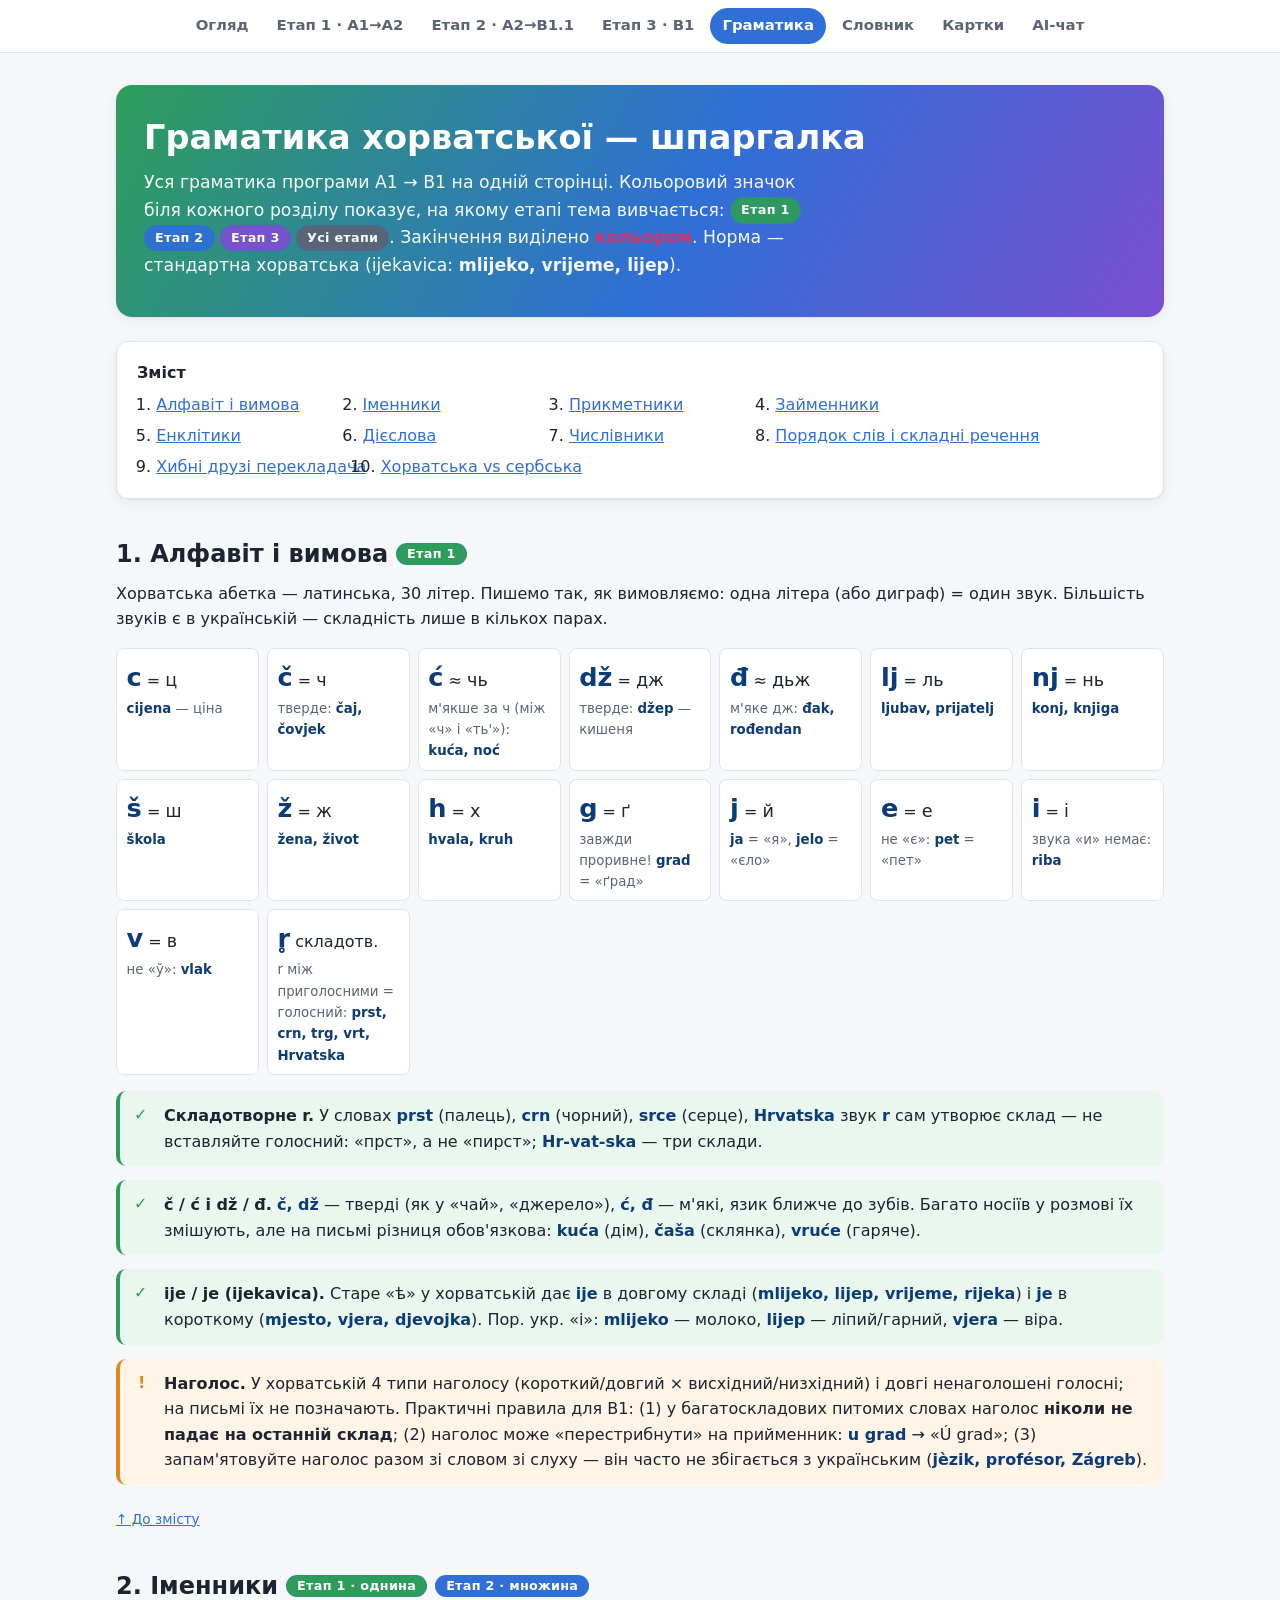
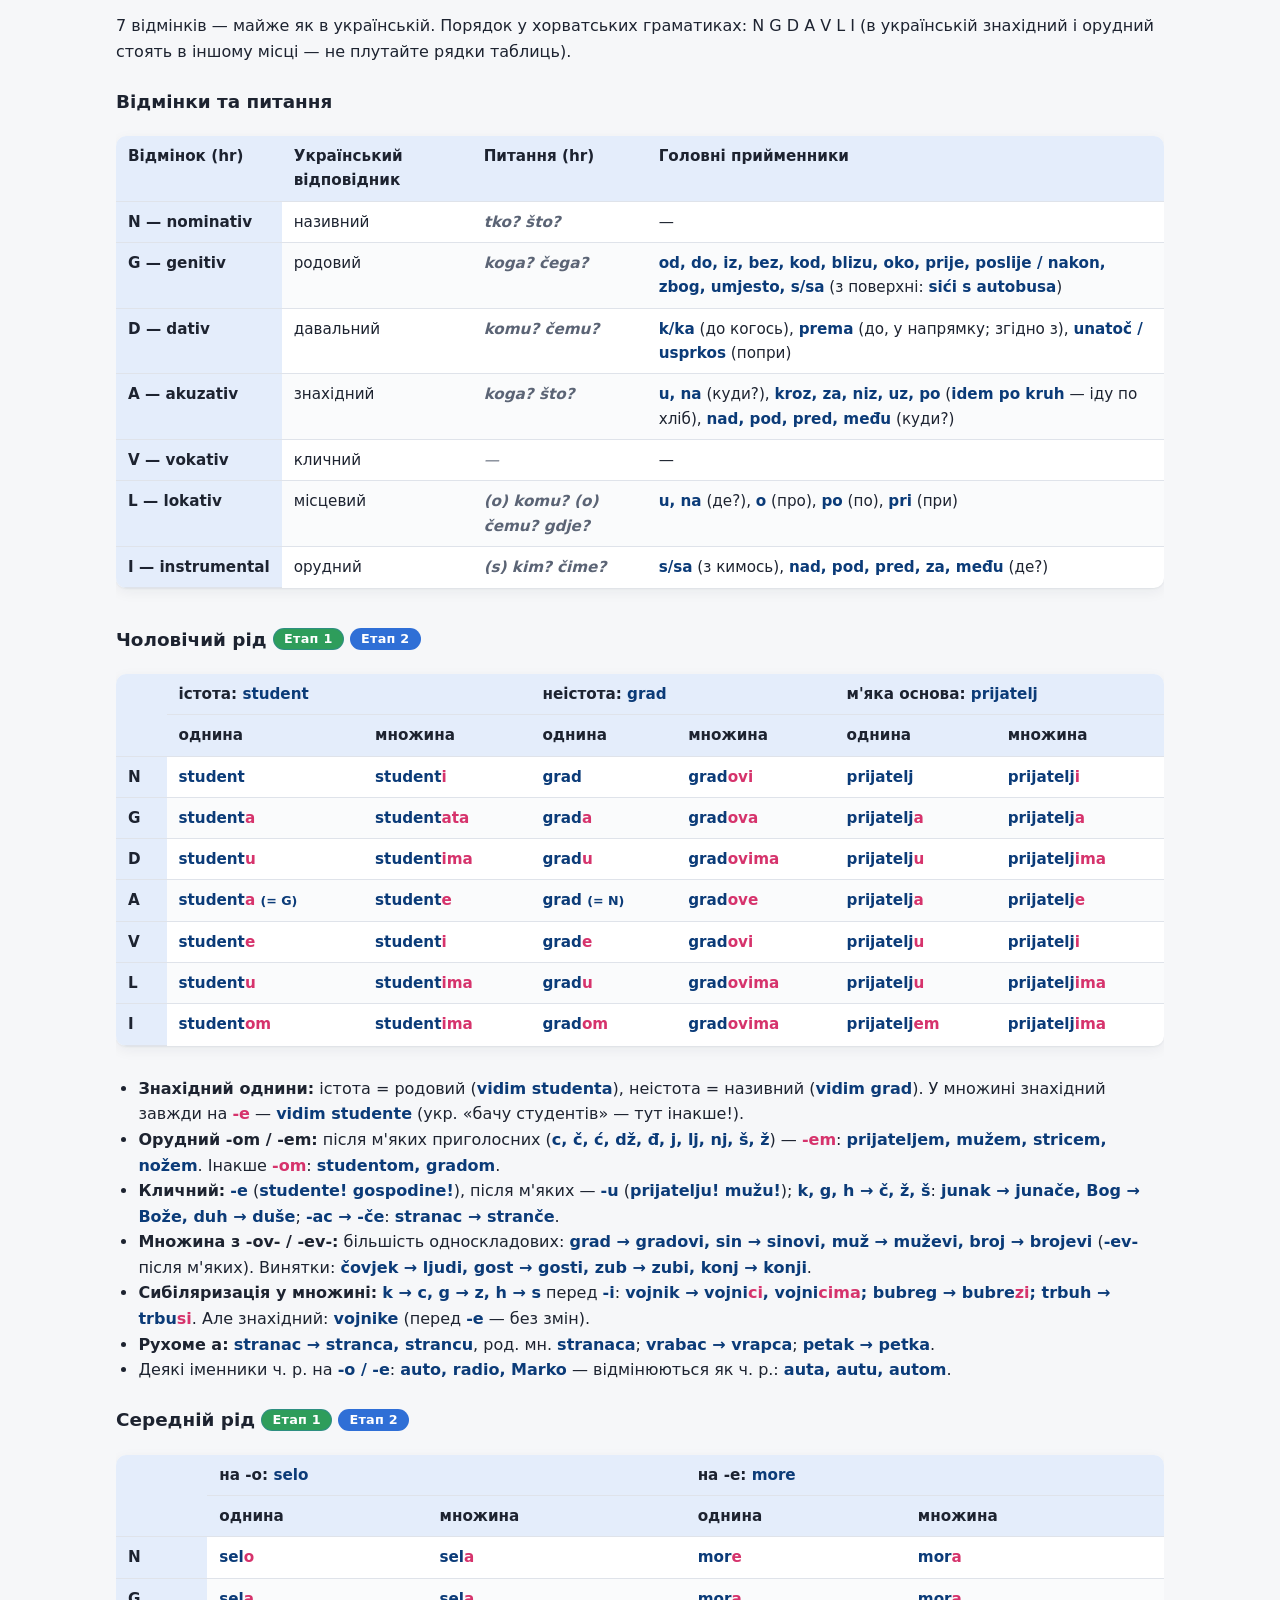
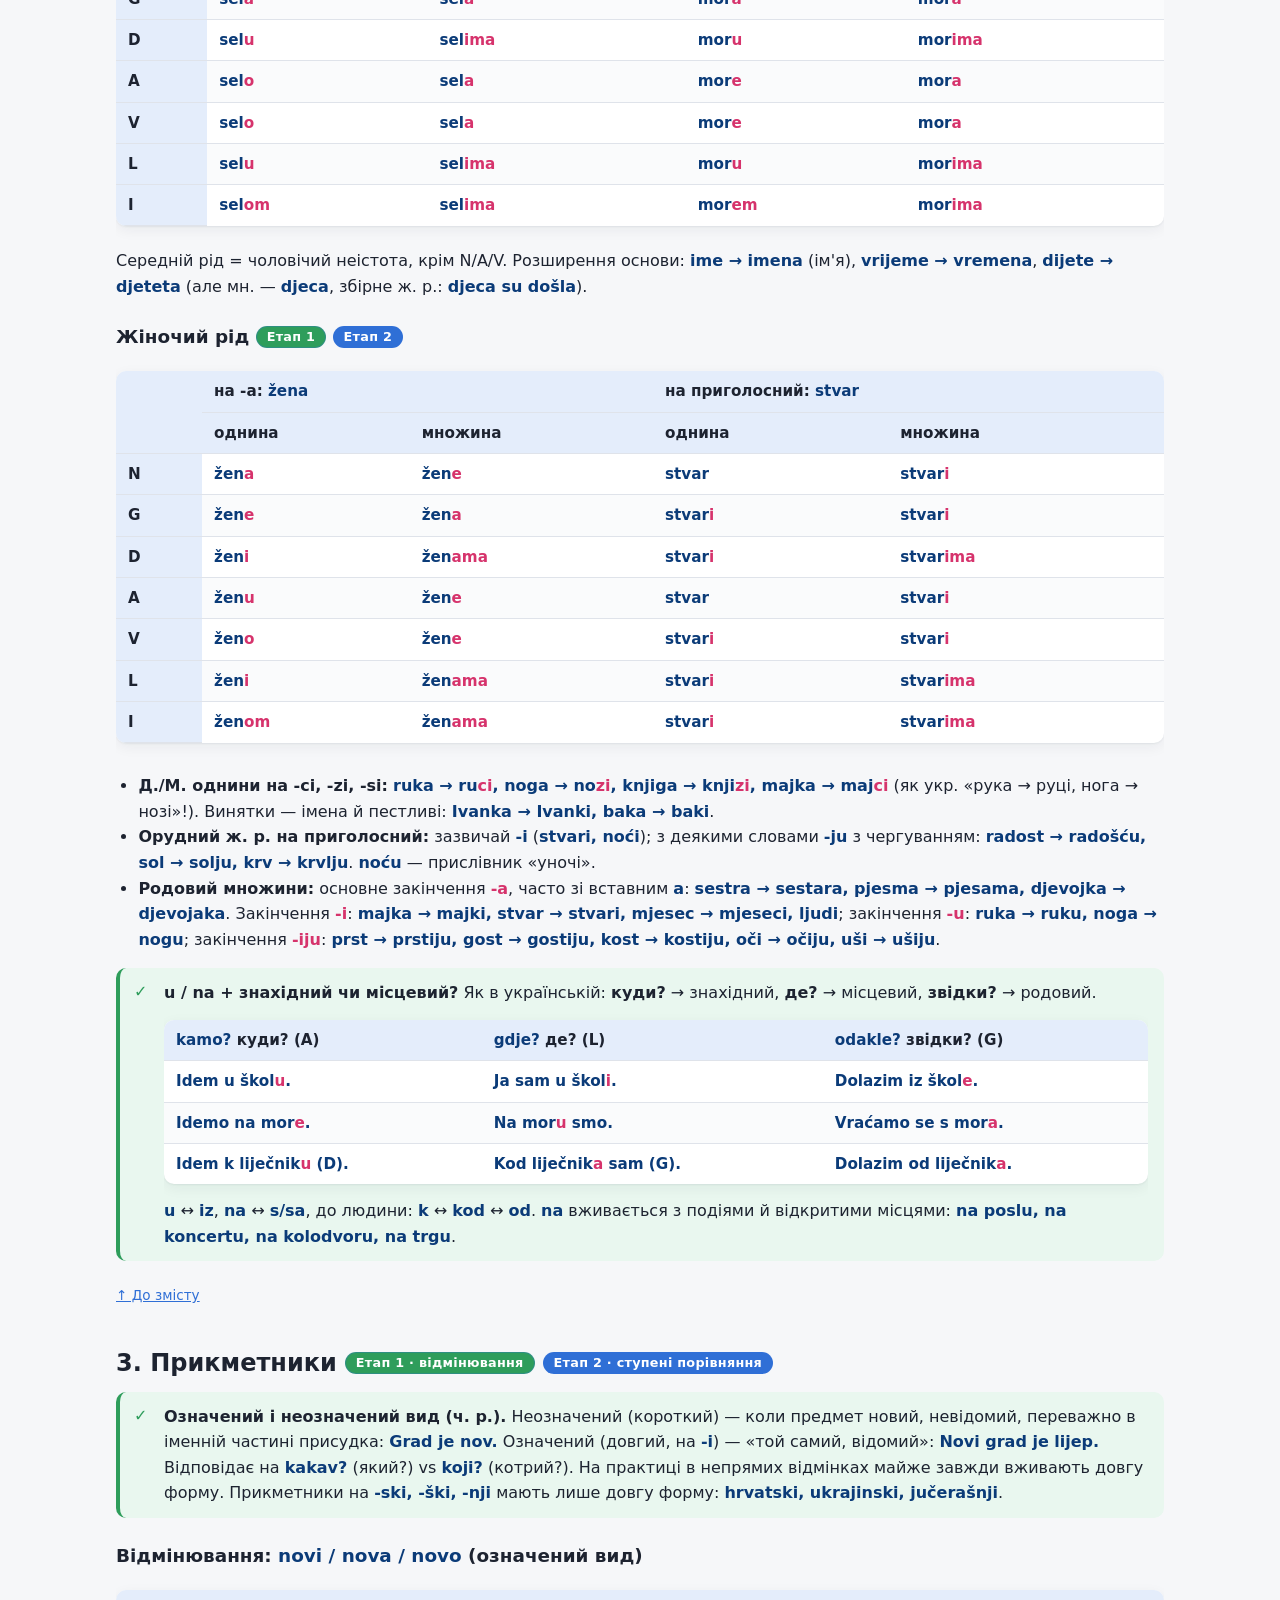
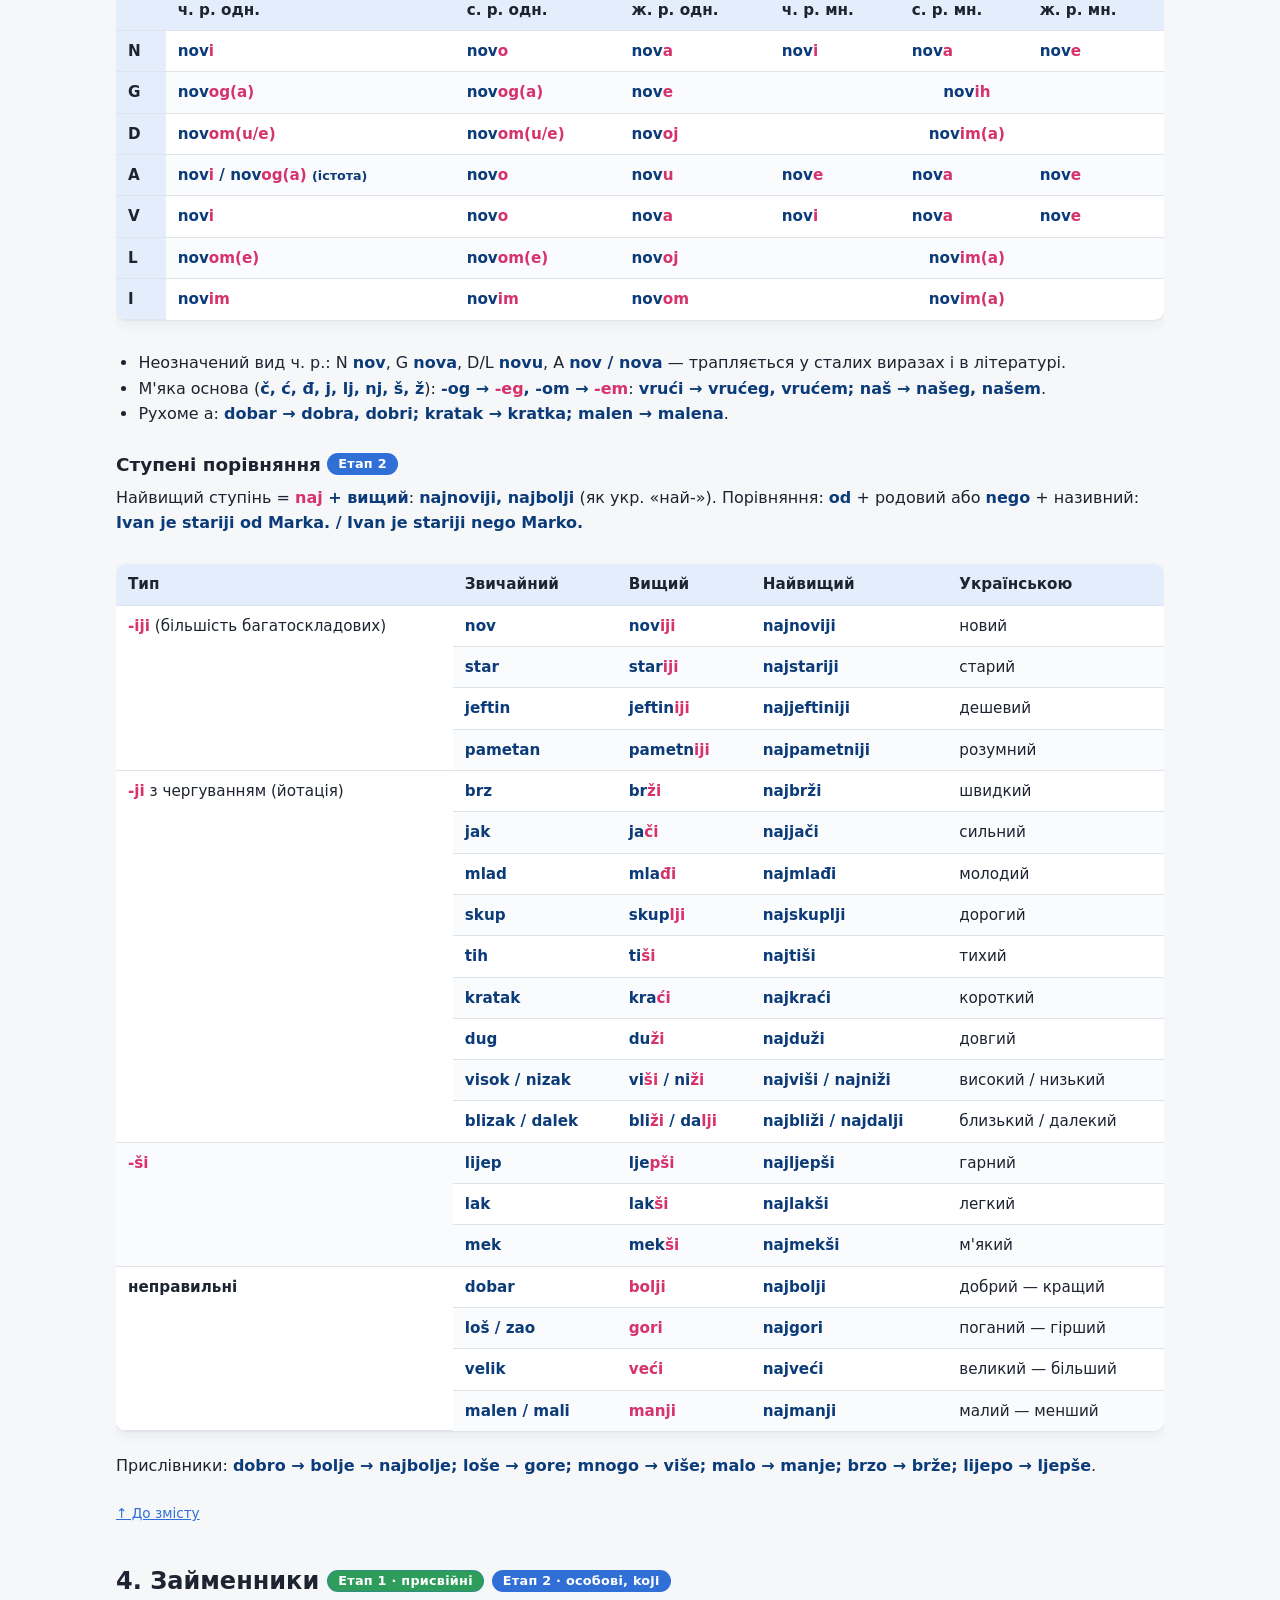
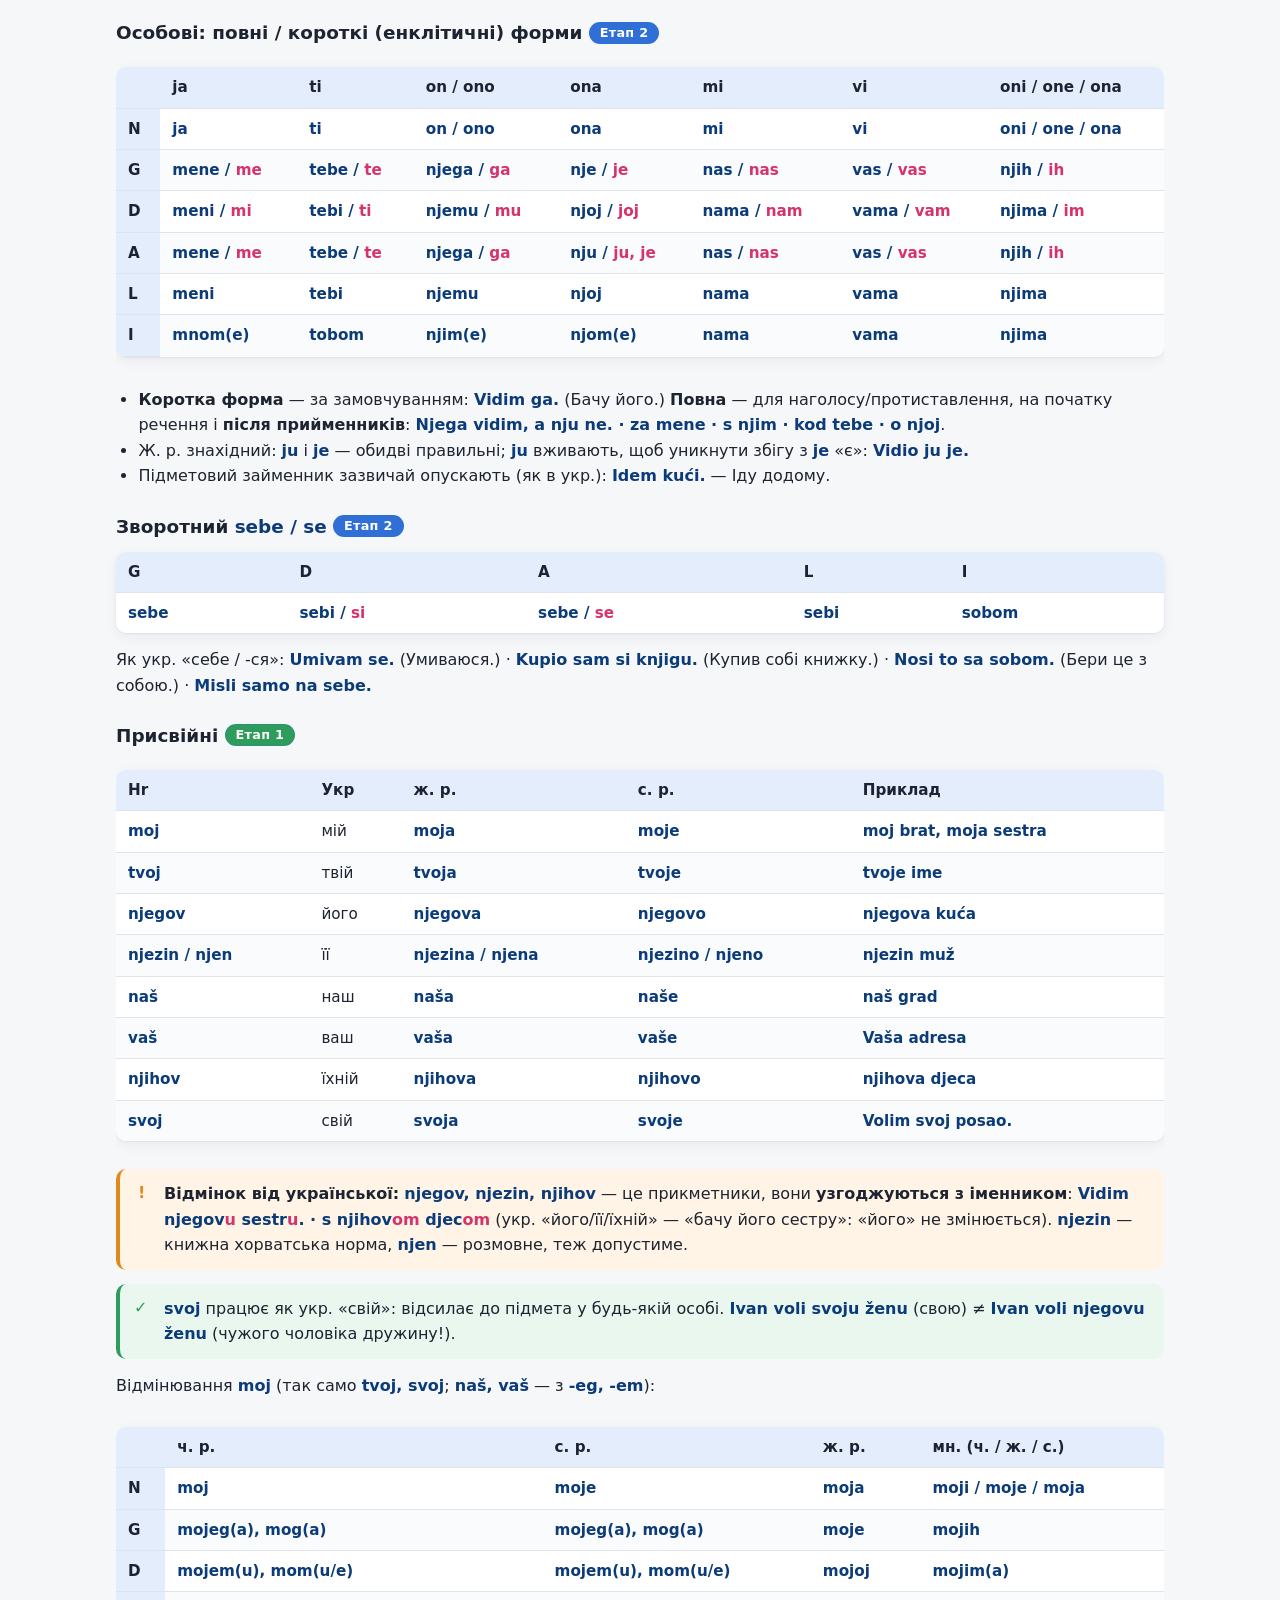
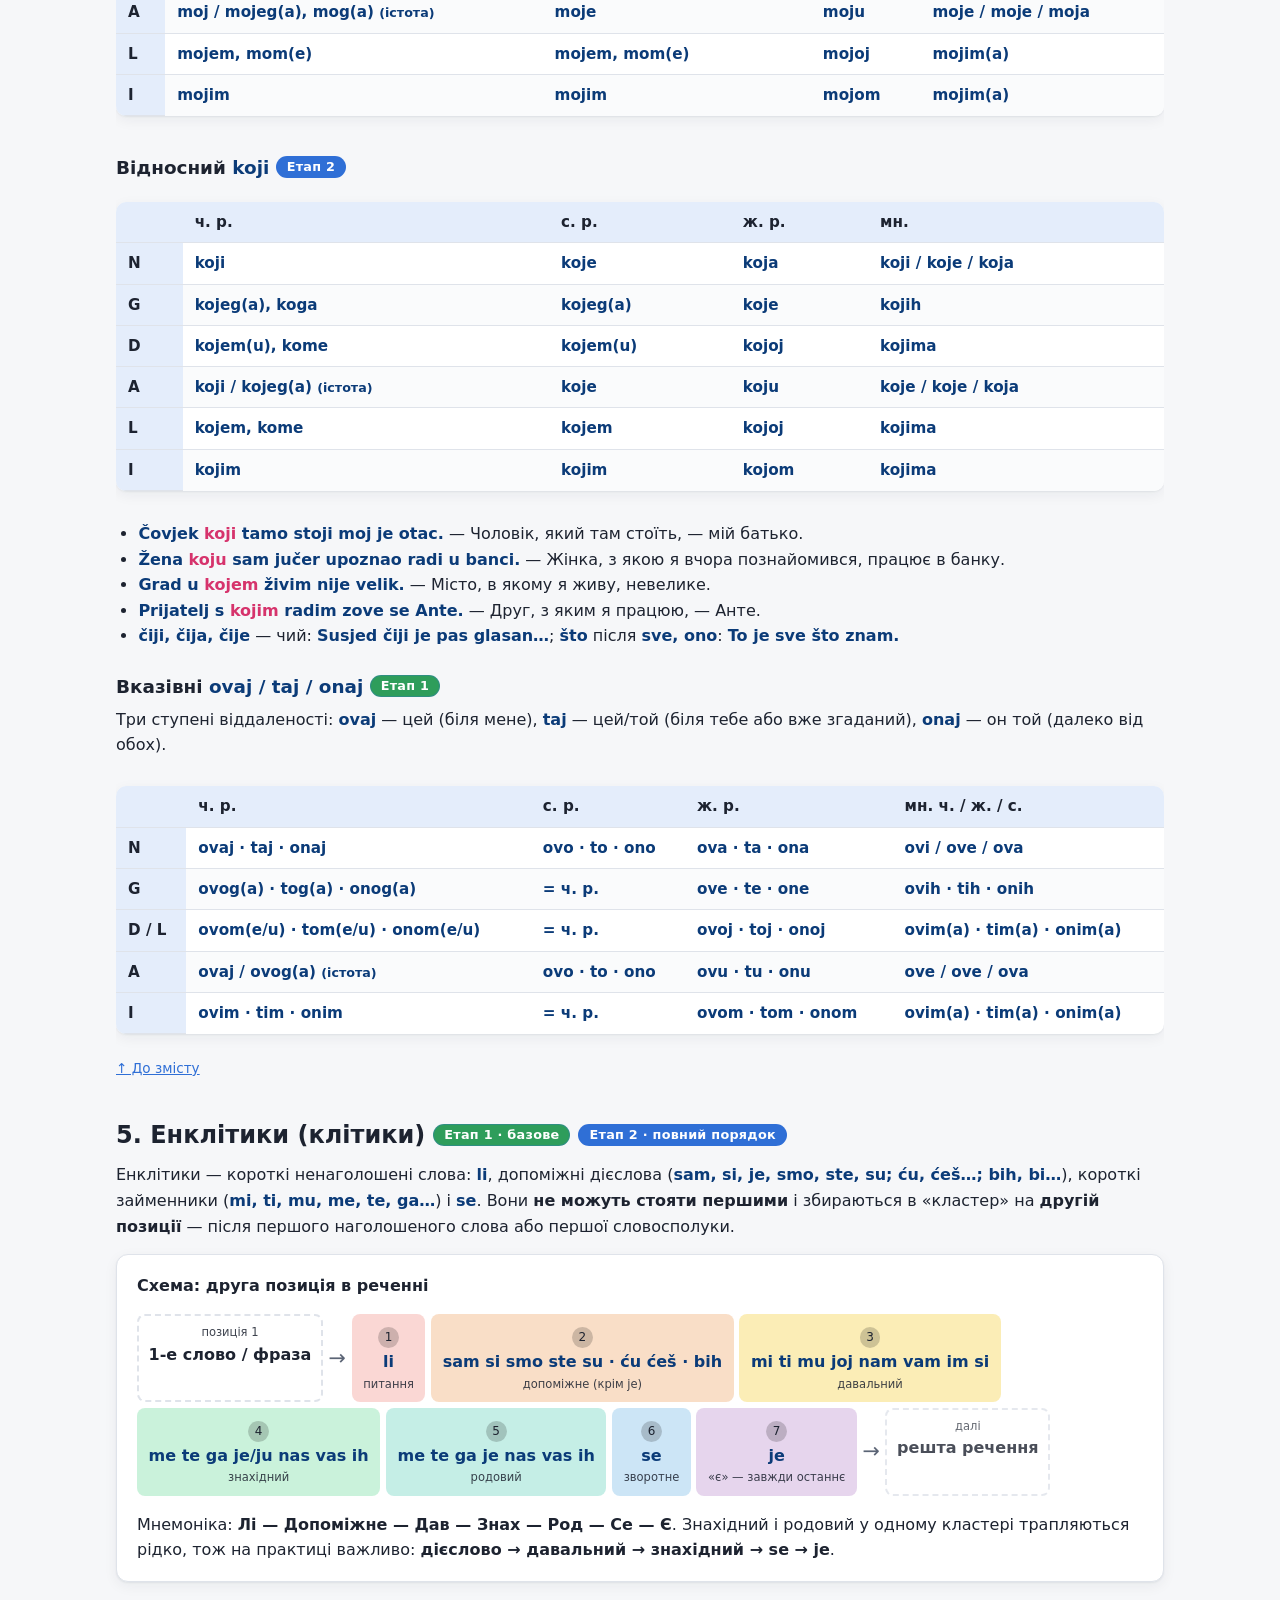
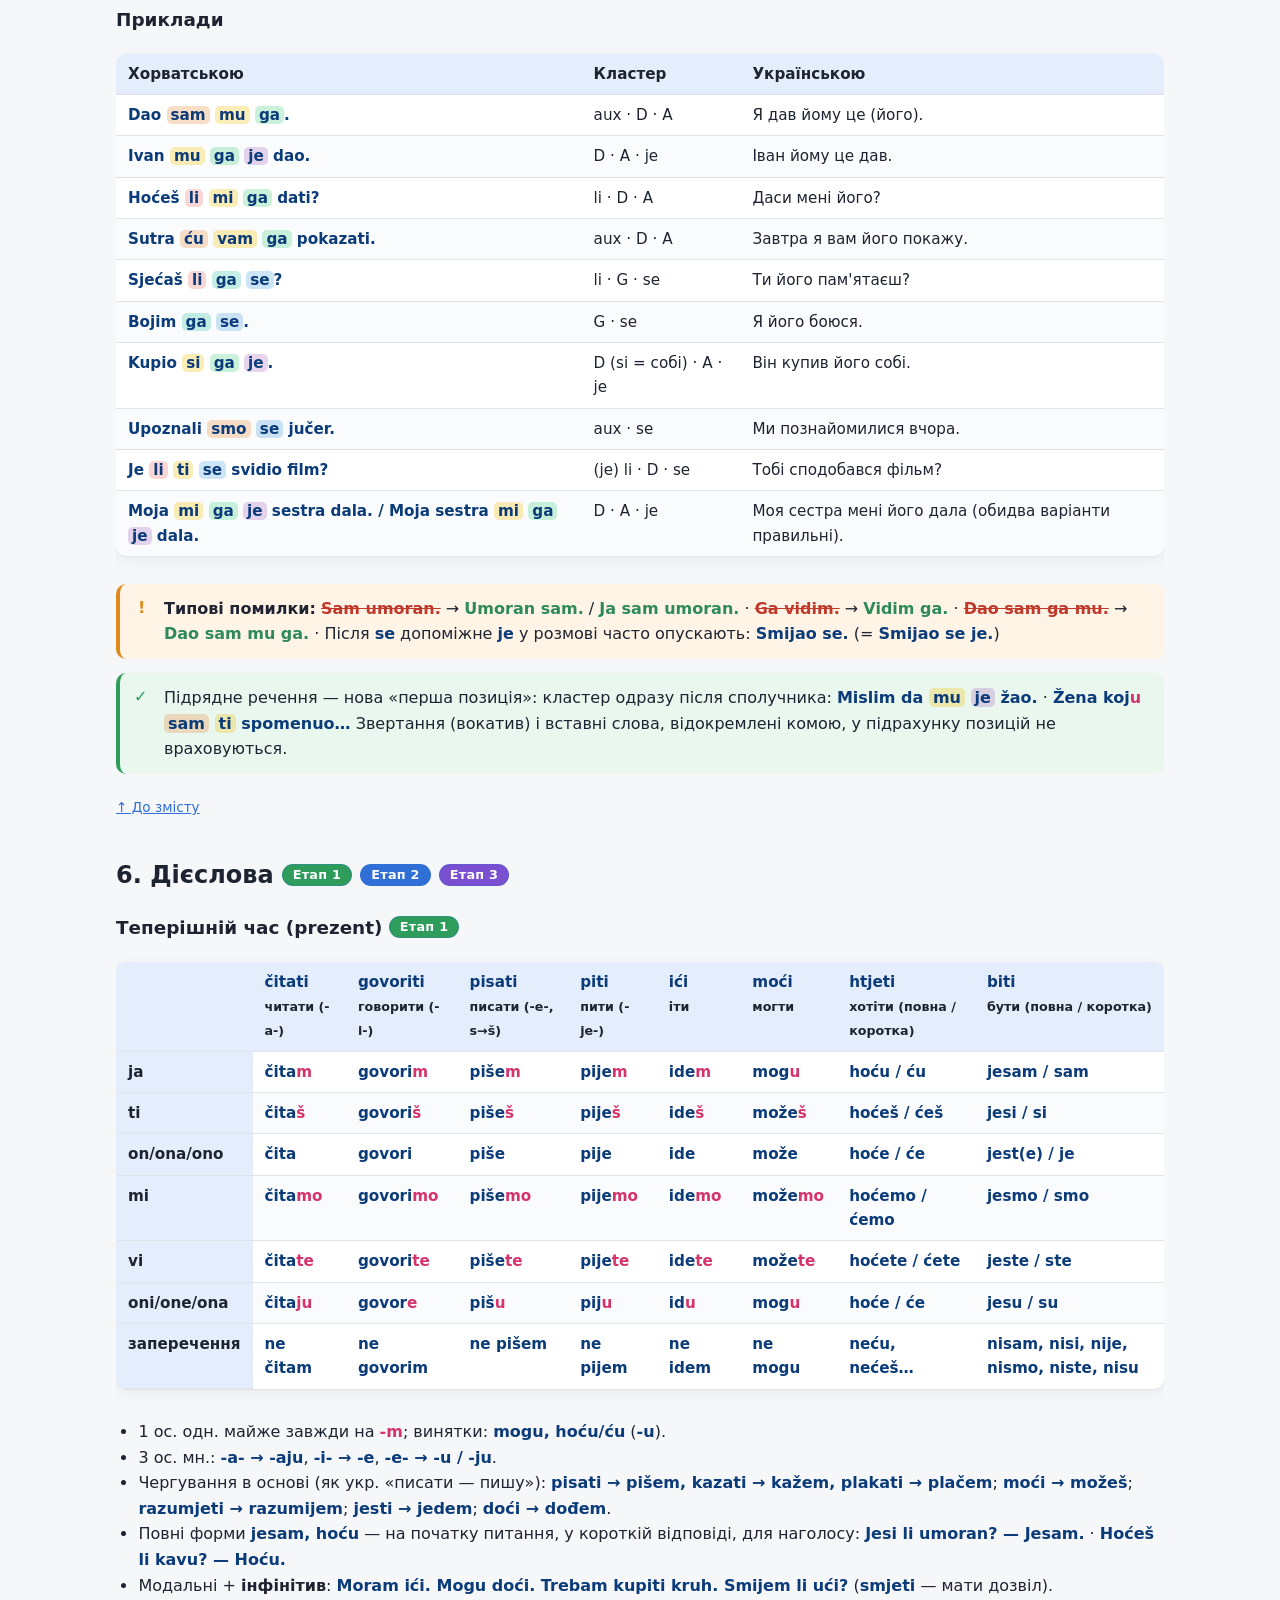
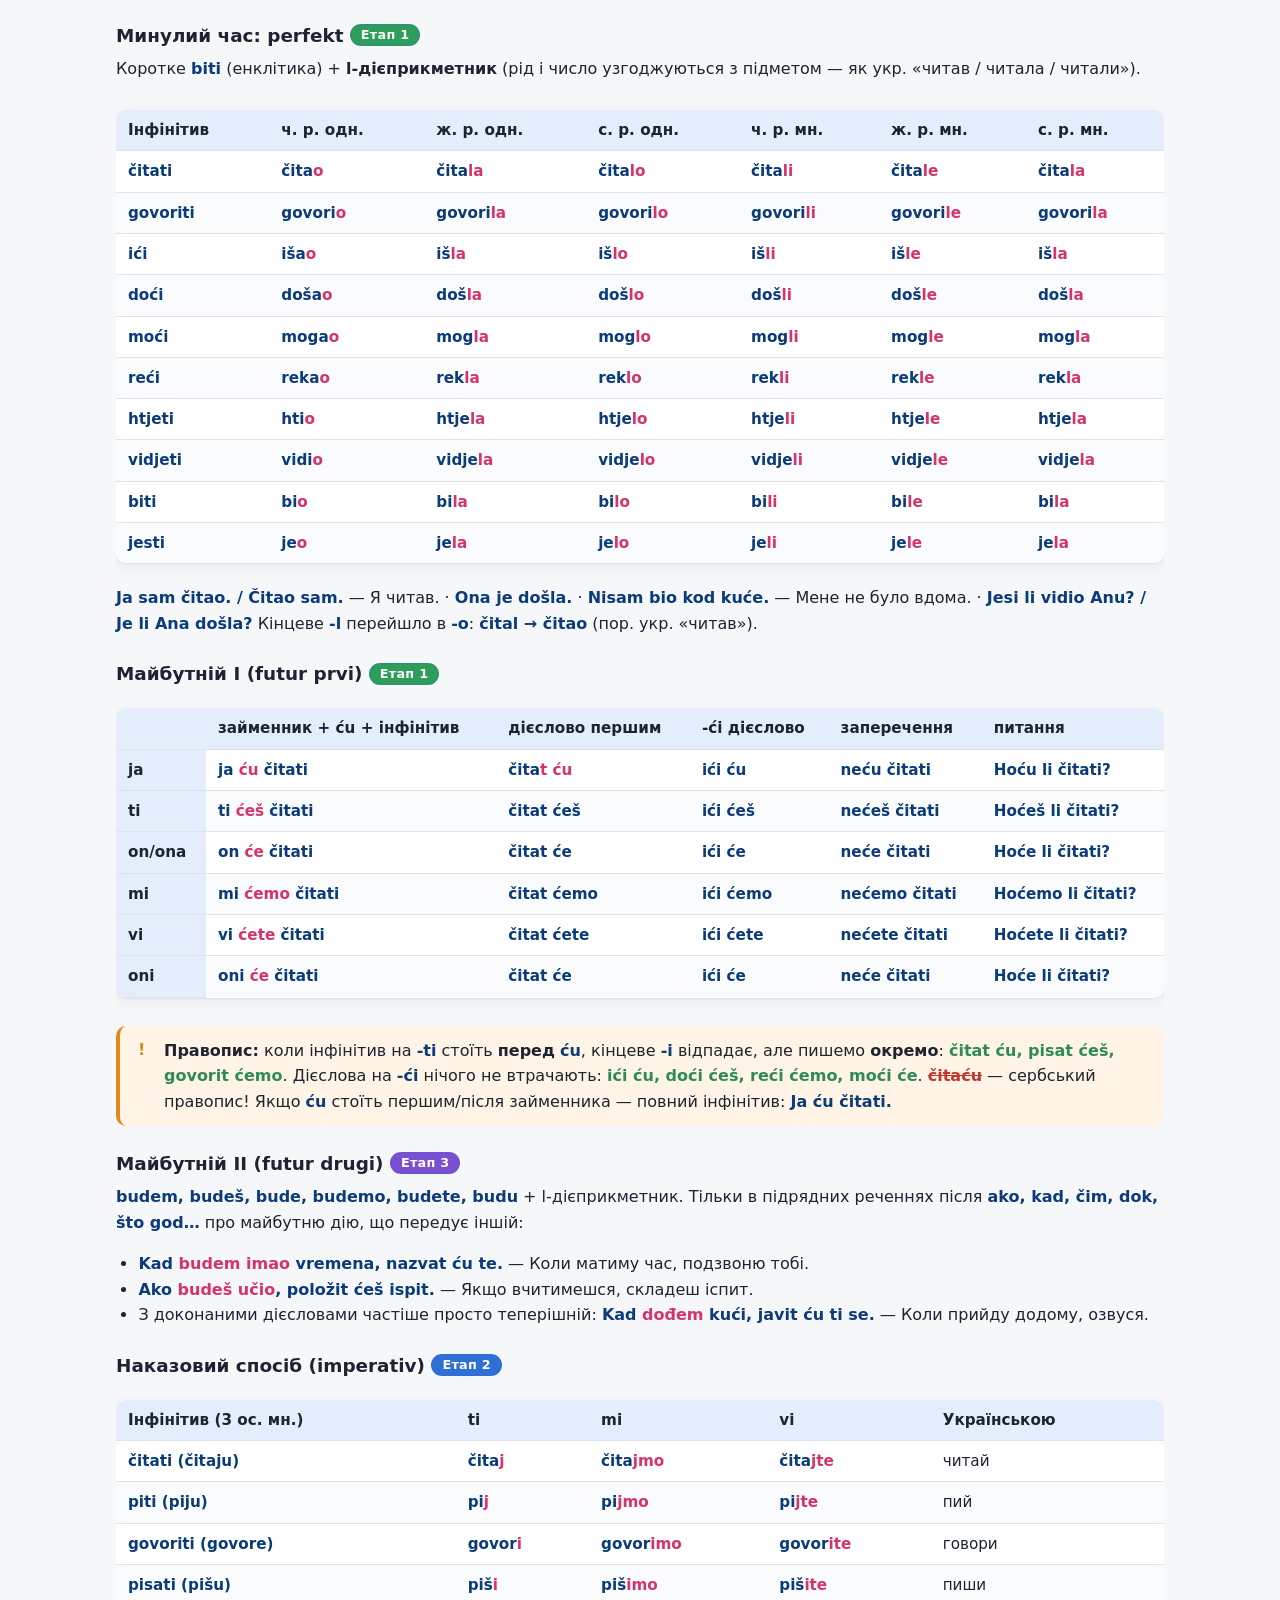
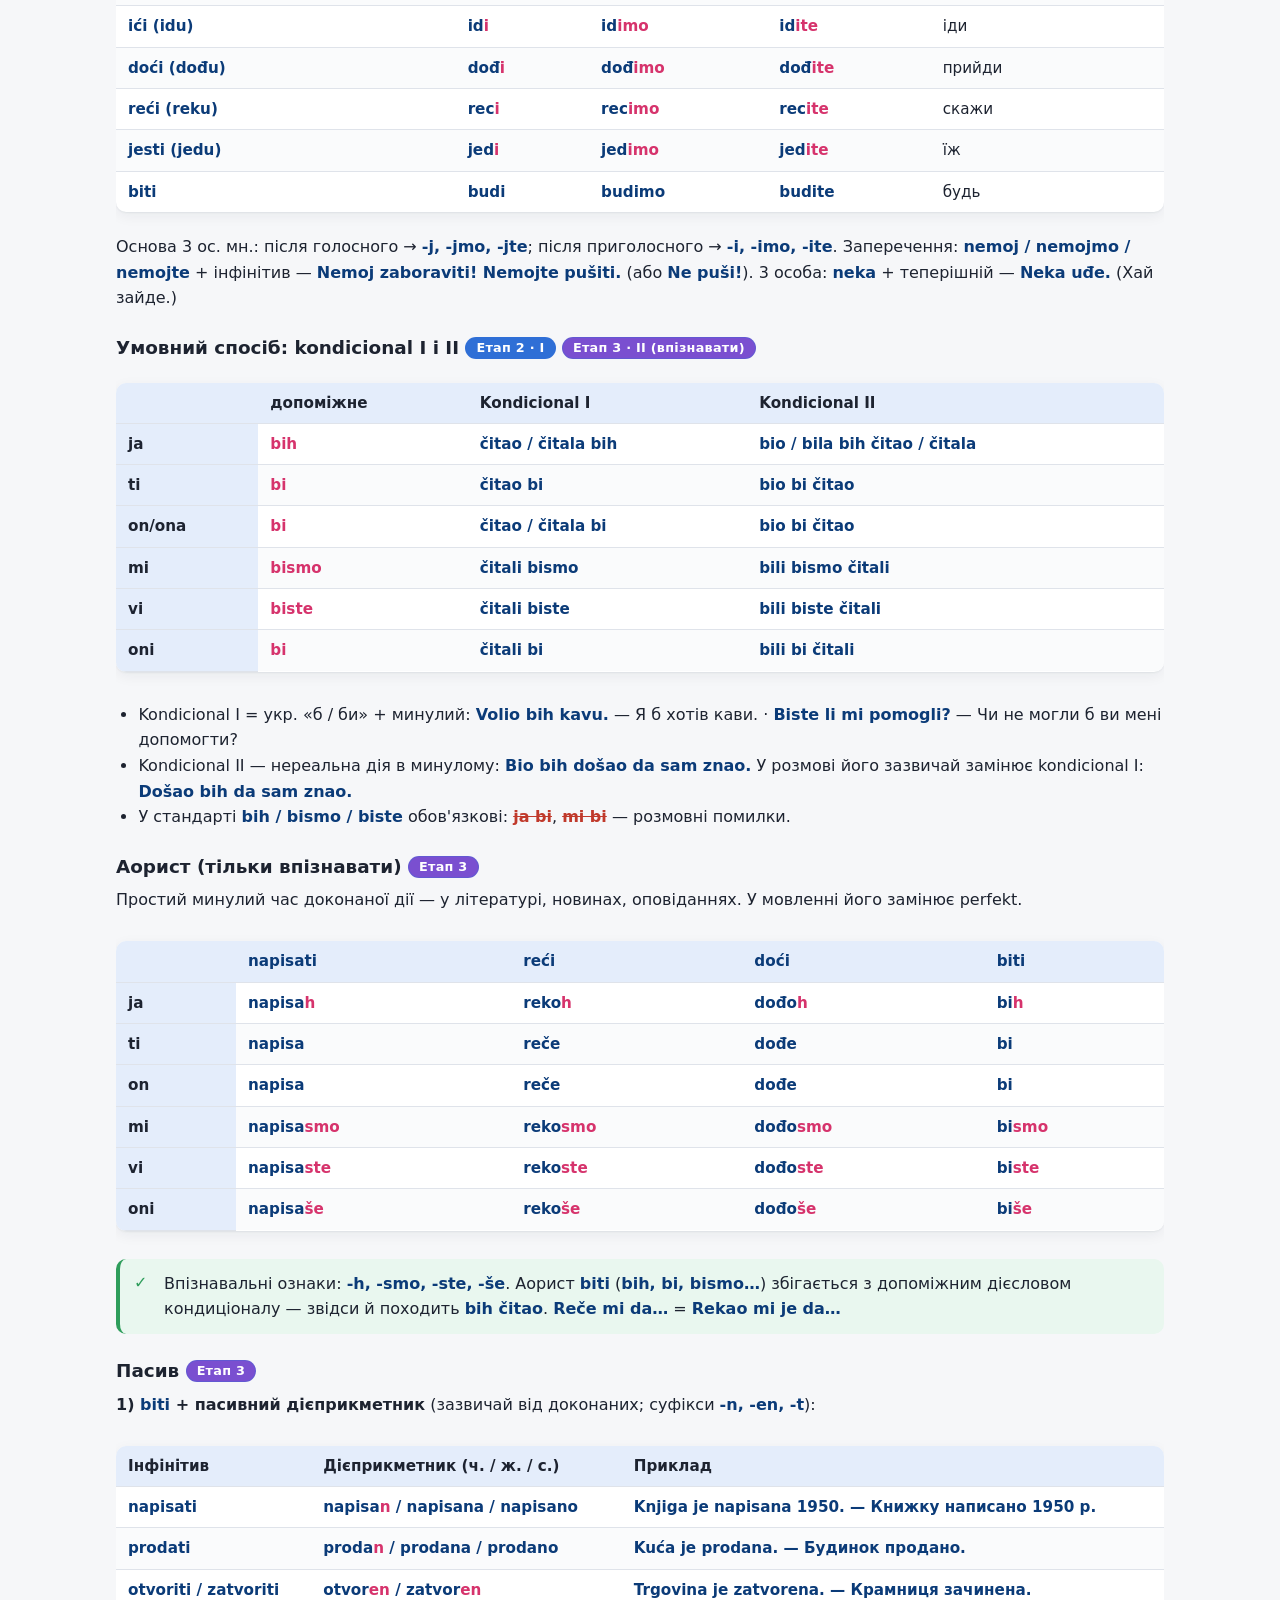
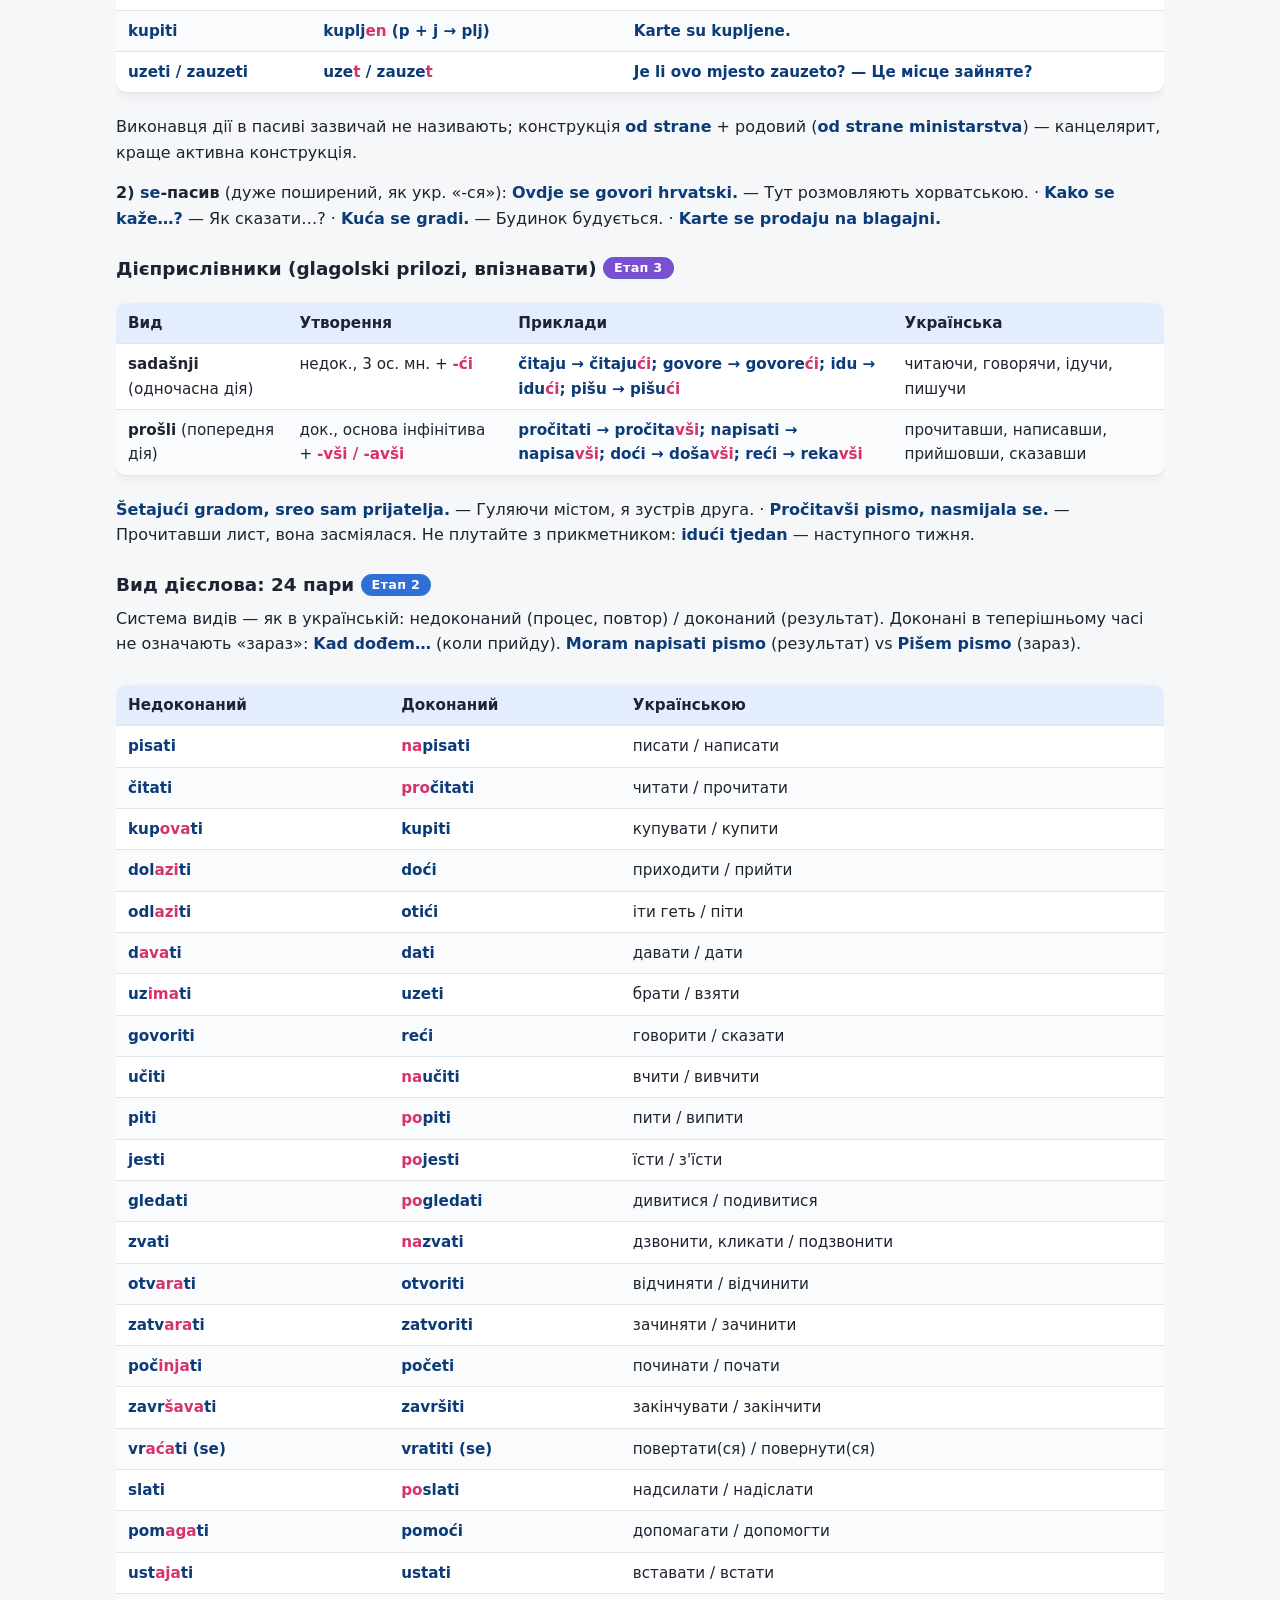
<file: grammar.html>
<!DOCTYPE html>
<html lang="uk">
<head>
<meta charset="utf-8">
<meta name="viewport" content="width=device-width, initial-scale=1">
<title>Граматика хорватської · шпаргалка A1→B1</title>
<link rel="stylesheet" href="style.css">
<script src="app.js" defer></script>
<style>
  .b1 { background: var(--c1, #2e86de); color: #fff; }
  .b2 { background: var(--c2, #e67e22); color: #fff; }
  .b3 { background: var(--c3, #8e44ad); color: #fff; }
  .ball { background: var(--muted, #667); color: #fff; }
  .g-section { scroll-margin-top: 4rem; margin: 2.5rem 0; }
  .g-section > h2 { display: flex; flex-wrap: wrap; align-items: center; gap: .5rem; }
  .g-section h3 { display: flex; flex-wrap: wrap; align-items: center; gap: .4rem; margin-top: 1.6rem; }
  .toc { position: sticky; top: 0; z-index: 5; }
  .toc ol { display: flex; flex-wrap: wrap; gap: .35rem .9rem; margin: .4rem 0 0; padding-left: 1.2rem; }
  .toc li { min-width: 12rem; }
  .totop { font-size: .85rem; display: inline-block; margin-top: .6rem; }
  .scroll { overflow-x: auto; }
  table.ref .e, .e { color: #d6336c; font-weight: 700; }
  table.ref td.q { font-style: italic; color: var(--muted, #667); }
  table.ref th.case { white-space: nowrap; }
  .legend { display: flex; flex-wrap: wrap; gap: .5rem; margin: .5rem 0; }
  /* clitic diagram */
  .cl-row { display: flex; flex-wrap: wrap; align-items: stretch; gap: .35rem; margin: 1rem 0; }
  .cl-box { border-radius: 8px; padding: .45rem .6rem; text-align: center; min-width: 4.4rem; border: 2px solid transparent; }
  .cl-box small { display: block; font-size: .72rem; opacity: .85; }
  .cl-box b { display: block; font-size: 1rem; }
  .cl-num { display: inline-block; width: 1.3rem; height: 1.3rem; border-radius: 50%; background: rgba(0,0,0,.18); font-size: .75rem; line-height: 1.3rem; }
  .cl-first { border: 2px dashed var(--border, #999); }
  .cl-rest  { border: 2px dashed var(--border, #999); opacity: .8; }
  .cl-arrow { align-self: center; font-size: 1.3rem; color: var(--muted, #667); }
  .cl-li  { background: rgba(231, 76, 60, .22); }
  .cl-aux { background: rgba(230, 126, 34, .25); }
  .cl-dat { background: rgba(241, 196, 15, .30); }
  .cl-acc { background: rgba(46, 204, 113, .25); }
  .cl-gen { background: rgba(26, 188, 156, .25); }
  .cl-se  { background: rgba(52, 152, 219, .25); }
  .cl-je  { background: rgba(155, 89, 182, .25); }
  .chip { border-radius: 5px; padding: 0 .25rem; font-weight: 700; }
  /* numbers 1 / 2-4 / 5+ */
  .num3 { display: grid; grid-template-columns: repeat(auto-fit, minmax(13rem, 1fr)); gap: .8rem; margin: 1rem 0; }
  .num3 > div { border-radius: 10px; padding: .8rem 1rem; border: 2px solid var(--border, #ccc); }
  .num3 h4 { margin: 0 0 .3rem; font-size: 1.4rem; }
  .num3 .n1 { border-color: var(--c1, #2e86de); }
  .num3 .n2 { border-color: var(--c2, #e67e22); }
  .num3 .n5 { border-color: var(--c3, #8e44ad); }
  .ok { color: #2e8b57; font-weight: 700; }
  .bad { color: #c0392b; font-weight: 700; text-decoration: line-through; }
  .letters { display: grid; grid-template-columns: repeat(auto-fill, minmax(8.5rem, 1fr)); gap: .5rem; margin: 1rem 0; }
  .letter { border: 1px solid var(--border, #ccc); border-radius: 8px; padding: .5rem .6rem; background: var(--surface, transparent); }
  .letter .big { font-size: 1.6rem; font-weight: 700; }
  .letter .eq { font-size: 1.1rem; }
  .letter small { display: block; color: var(--muted, #667); }
</style>
</head>
<body>
<nav class="topnav">
  <a href="index.html">Огляд</a>
  <a href="phase-1.html">Етап 1 · A1→A2</a>
  <a href="phase-2.html">Етап 2 · A2→B1.1</a>
  <a href="phase-3.html">Етап 3 · B1</a>
  <a href="grammar.html" class="active">Граматика</a>
  <a href="vocab.html">Словник</a>
  <a href="cards.html">Картки</a>
  <a href="chat.html">AI-чат</a>
</nav>

<main class="container">

<header class="hero" id="top">
  <h1>Граматика хорватської — шпаргалка</h1>
  <p>Уся граматика програми A1 → B1 на одній сторінці. Кольоровий значок біля кожного розділу показує, на якому етапі тема вивчається:
    <span class="badge b1">Етап 1</span> <span class="badge b2">Етап 2</span> <span class="badge b3">Етап 3</span> <span class="badge ball">Усі етапи</span>.
    Закінчення виділено <b class="e">кольором</b>. Норма — стандартна хорватська (ijekavica: <span class="hr">mlijeko, vrijeme, lijep</span>).</p>
</header>

<nav class="card toc" aria-label="Зміст">
  <strong>Зміст</strong>
  <ol>
    <li><a href="#alphabet">Алфавіт і вимова</a></li>
    <li><a href="#nouns">Іменники</a></li>
    <li><a href="#adjectives">Прикметники</a></li>
    <li><a href="#pronouns">Займенники</a></li>
    <li><a href="#clitics">Енклітики</a></li>
    <li><a href="#verbs">Дієслова</a></li>
    <li><a href="#numbers">Числівники</a></li>
    <li><a href="#syntax">Порядок слів і складні речення</a></li>
    <li><a href="#false-friends">Хибні друзі перекладача</a></li>
    <li><a href="#hr-vs-sr">Хорватська vs сербська</a></li>
  </ol>
</nav>

<!-- ============ 1. ALPHABET ============ -->
<section class="g-section" id="alphabet">
  <h2>1. Алфавіт і вимова <span class="badge b1">Етап 1</span></h2>
  <p>Хорватська абетка — латинська, 30 літер. Пишемо так, як вимовляємо: одна літера (або диграф) = один звук. Більшість звуків є в українській — складність лише в кількох парах.</p>

  <div class="letters">
    <div class="letter"><span class="big hr">c</span> = <span class="eq">ц</span><small><span class="hr">cijena</span> — ціна</small></div>
    <div class="letter"><span class="big hr">č</span> = <span class="eq">ч</span><small>тверде: <span class="hr">čaj, čovjek</span></small></div>
    <div class="letter"><span class="big hr">ć</span> ≈ <span class="eq">чь</span><small>м'якше за ч (між «ч» і «ть'»): <span class="hr">kuća, noć</span></small></div>
    <div class="letter"><span class="big hr">dž</span> = <span class="eq">дж</span><small>тверде: <span class="hr">džep</span> — кишеня</small></div>
    <div class="letter"><span class="big hr">đ</span> ≈ <span class="eq">дьж</span><small>м'яке дж: <span class="hr">đak, rođendan</span></small></div>
    <div class="letter"><span class="big hr">lj</span> = <span class="eq">ль</span><small><span class="hr">ljubav, prijatelj</span></small></div>
    <div class="letter"><span class="big hr">nj</span> = <span class="eq">нь</span><small><span class="hr">konj, knjiga</span></small></div>
    <div class="letter"><span class="big hr">š</span> = <span class="eq">ш</span><small><span class="hr">škola</span></small></div>
    <div class="letter"><span class="big hr">ž</span> = <span class="eq">ж</span><small><span class="hr">žena, život</span></small></div>
    <div class="letter"><span class="big hr">h</span> = <span class="eq">х</span><small><span class="hr">hvala, kruh</span></small></div>
    <div class="letter"><span class="big hr">g</span> = <span class="eq">ґ</span><small>завжди проривне! <span class="hr">grad</span> = «ґрад»</small></div>
    <div class="letter"><span class="big hr">j</span> = <span class="eq">й</span><small><span class="hr">ja</span> = «я», <span class="hr">jelo</span> = «єло»</small></div>
    <div class="letter"><span class="big hr">e</span> = <span class="eq">е</span><small>не «є»: <span class="hr">pet</span> = «пет»</small></div>
    <div class="letter"><span class="big hr">i</span> = <span class="eq">і</span><small>звука «и» немає: <span class="hr">riba</span></small></div>
    <div class="letter"><span class="big hr">v</span> = <span class="eq">в</span><small>не «ў»: <span class="hr">vlak</span></small></div>
    <div class="letter"><span class="big hr">r̥</span> складотв.<small>r між приголосними = голосний: <span class="hr">prst, crn, trg, vrt, Hrvatska</span></small></div>
  </div>

  <div class="tip"><b>Складотворне r.</b> У словах <span class="hr">prst</span> (палець), <span class="hr">crn</span> (чорний), <span class="hr">srce</span> (серце), <span class="hr">Hrvatska</span> звук <span class="hr">r</span> сам утворює склад — не вставляйте голосний: «прст», а не «пирст»; <span class="hr">Hr-vat-ska</span> — три склади.</div>

  <div class="tip"><b>č / ć і dž / đ.</b> <span class="hr">č, dž</span> — тверді (як у «чай», «джерело»), <span class="hr">ć, đ</span> — м'які, язик ближче до зубів. Багато носіїв у розмові їх змішують, але на письмі різниця обов'язкова: <span class="hr">kuća</span> (дім), <span class="hr">čaša</span> (склянка), <span class="hr">vruće</span> (гаряче).</div>

  <div class="tip"><b>ije / je (ijekavica).</b> Старе «ѣ» у хорватській дає <span class="hr">ije</span> в довгому складі (<span class="hr">mlijeko, lijep, vrijeme, rijeka</span>) і <span class="hr">je</span> в короткому (<span class="hr">mjesto, vjera, djevojka</span>). Пор. укр. «і»: <span class="hr">mlijeko</span> — молоко, <span class="hr">lijep</span> — ліпий/гарний, <span class="hr">vjera</span> — віра.</div>

  <div class="warn"><b>Наголос.</b> У хорватській 4 типи наголосу (короткий/довгий × висхідний/низхідний) і довгі ненаголошені голосні; на письмі їх не позначають. Практичні правила для B1: (1) у багатоскладових питомих словах наголос <b>ніколи не падає на останній склад</b>; (2) наголос може «перестрибнути» на прийменник: <span class="hr">u grad</span> → «Ú grad»; (3) запам'ятовуйте наголос разом зі словом зі слуху — він часто не збігається з українським (<span class="hr">jèzik, profésor, Zágreb</span>).</div>
  <a class="totop" href="#top">↑ До змісту</a>
</section>

<!-- ============ 2. NOUNS ============ -->
<section class="g-section" id="nouns">
  <h2>2. Іменники <span class="badge b1">Етап 1 · однина</span> <span class="badge b2">Етап 2 · множина</span></h2>
  <p>7 відмінків — майже як в українській. Порядок у хорватських граматиках: N G D A V L I (в українській знахідний і орудний стоять в іншому місці — не плутайте рядки таблиць).</p>

  <h3>Відмінки та питання</h3>
  <div class="scroll">
  <table class="ref">
    <thead><tr><th>Відмінок (hr)</th><th>Український відповідник</th><th>Питання (hr)</th><th>Головні прийменники</th></tr></thead>
    <tbody>
      <tr><th class="case">N — nominativ</th><td>називний</td><td class="q hr">tko? što?</td><td>—</td></tr>
      <tr><th class="case">G — genitiv</th><td>родовий</td><td class="q hr">koga? čega?</td><td><span class="hr">od, do, iz, bez, kod, blizu, oko, prije, poslije / nakon, zbog, umjesto, s/sa</span> (з поверхні: <span class="hr">sići s autobusa</span>)</td></tr>
      <tr><th class="case">D — dativ</th><td>давальний</td><td class="q hr">komu? čemu?</td><td><span class="hr">k/ka</span> (до когось), <span class="hr">prema</span> (до, у напрямку; згідно з), <span class="hr">unatoč / usprkos</span> (попри)</td></tr>
      <tr><th class="case">A — akuzativ</th><td>знахідний</td><td class="q hr">koga? što?</td><td><span class="hr">u, na</span> (куди?), <span class="hr">kroz, za, niz, uz, po</span> (<span class="hr">idem po kruh</span> — іду по хліб), <span class="hr">nad, pod, pred, među</span> (куди?)</td></tr>
      <tr><th class="case">V — vokativ</th><td>кличний</td><td class="q">—</td><td>—</td></tr>
      <tr><th class="case">L — lokativ</th><td>місцевий</td><td class="q hr">(o) komu? (o) čemu? gdje?</td><td><span class="hr">u, na</span> (де?), <span class="hr">o</span> (про), <span class="hr">po</span> (по), <span class="hr">pri</span> (при)</td></tr>
      <tr><th class="case">I — instrumental</th><td>орудний</td><td class="q hr">(s) kim? čime?</td><td><span class="hr">s/sa</span> (з кимось), <span class="hr">nad, pod, pred, za, među</span> (де?)</td></tr>
    </tbody>
  </table>
  </div>

  <h3>Чоловічий рід <span class="badge b1">Етап 1</span> <span class="badge b2">Етап 2</span></h3>
  <div class="scroll">
  <table class="ref">
    <thead>
      <tr><th rowspan="2"></th><th colspan="2">істота: <span class="hr">student</span></th><th colspan="2">неістота: <span class="hr">grad</span></th><th colspan="2">м'яка основа: <span class="hr">prijatelj</span></th></tr>
      <tr><th>однина</th><th>множина</th><th>однина</th><th>множина</th><th>однина</th><th>множина</th></tr>
    </thead>
    <tbody>
      <tr><th>N</th><td class="hr">student</td><td class="hr">student<b class="e">i</b></td><td class="hr">grad</td><td class="hr">grad<b class="e">ovi</b></td><td class="hr">prijatelj</td><td class="hr">prijatelj<b class="e">i</b></td></tr>
      <tr><th>G</th><td class="hr">student<b class="e">a</b></td><td class="hr">student<b class="e">ata</b></td><td class="hr">grad<b class="e">a</b></td><td class="hr">grad<b class="e">ova</b></td><td class="hr">prijatelj<b class="e">a</b></td><td class="hr">prijatelj<b class="e">a</b></td></tr>
      <tr><th>D</th><td class="hr">student<b class="e">u</b></td><td class="hr">student<b class="e">ima</b></td><td class="hr">grad<b class="e">u</b></td><td class="hr">grad<b class="e">ovima</b></td><td class="hr">prijatelj<b class="e">u</b></td><td class="hr">prijatelj<b class="e">ima</b></td></tr>
      <tr><th>A</th><td class="hr">student<b class="e">a</b> <small>(= G)</small></td><td class="hr">student<b class="e">e</b></td><td class="hr">grad <small>(= N)</small></td><td class="hr">grad<b class="e">ove</b></td><td class="hr">prijatelj<b class="e">a</b></td><td class="hr">prijatelj<b class="e">e</b></td></tr>
      <tr><th>V</th><td class="hr">student<b class="e">e</b></td><td class="hr">student<b class="e">i</b></td><td class="hr">grad<b class="e">e</b></td><td class="hr">grad<b class="e">ovi</b></td><td class="hr">prijatelj<b class="e">u</b></td><td class="hr">prijatelj<b class="e">i</b></td></tr>
      <tr><th>L</th><td class="hr">student<b class="e">u</b></td><td class="hr">student<b class="e">ima</b></td><td class="hr">grad<b class="e">u</b></td><td class="hr">grad<b class="e">ovima</b></td><td class="hr">prijatelj<b class="e">u</b></td><td class="hr">prijatelj<b class="e">ima</b></td></tr>
      <tr><th>I</th><td class="hr">student<b class="e">om</b></td><td class="hr">student<b class="e">ima</b></td><td class="hr">grad<b class="e">om</b></td><td class="hr">grad<b class="e">ovima</b></td><td class="hr">prijatelj<b class="e">em</b></td><td class="hr">prijatelj<b class="e">ima</b></td></tr>
    </tbody>
  </table>
  </div>
  <ul>
    <li><b>Знахідний однини:</b> істота = родовий (<span class="hr">vidim studenta</span>), неістота = називний (<span class="hr">vidim grad</span>). У множині знахідний завжди на <b class="e">-e</b> — <span class="hr">vidim studente</span> (укр. «бачу студентів» — тут інакше!).</li>
    <li><b>Орудний -om / -em:</b> після м'яких приголосних (<span class="hr">c, č, ć, dž, đ, j, lj, nj, š, ž</span>) — <b class="e">-em</b>: <span class="hr">prijateljem, mužem, stricem, nožem</span>. Інакше <b class="e">-om</b>: <span class="hr">studentom, gradom</span>.</li>
    <li><b>Кличний:</b> <span class="hr">-e</span> (<span class="hr">studente! gospodine!</span>), після м'яких — <span class="hr">-u</span> (<span class="hr">prijatelju! mužu!</span>); <span class="hr">k, g, h → č, ž, š</span>: <span class="hr">junak → junače, Bog → Bože, duh → duše</span>; <span class="hr">-ac → -če</span>: <span class="hr">stranac → stranče</span>.</li>
    <li><b>Множина з -ov- / -ev-:</b> більшість односкладових: <span class="hr">grad → gradovi, sin → sinovi, muž → muževi, broj → brojevi</span> (<span class="hr">-ev-</span> після м'яких). Винятки: <span class="hr">čovjek → ljudi, gost → gosti, zub → zubi, konj → konji</span>.</li>
    <li><b>Сибіляризація у множині:</b> <span class="hr">k → c, g → z, h → s</span> перед <span class="hr">-i</span>: <span class="hr">vojnik → vojni<b class="e">ci</b>, vojni<b class="e">cima</b>; bubreg → bubre<b class="e">zi</b>; trbuh → trbu<b class="e">si</b></span>. Але знахідний: <span class="hr">vojnike</span> (перед <span class="hr">-e</span> — без змін).</li>
    <li><b>Рухоме a:</b> <span class="hr">stranac → stranca, strancu</span>, род. мн. <span class="hr">stranaca</span>; <span class="hr">vrabac → vrapca</span>; <span class="hr">petak → petka</span>.</li>
    <li>Деякі іменники ч. р. на <span class="hr">-o / -e</span>: <span class="hr">auto, radio, Marko</span> — відмінюються як ч. р.: <span class="hr">auta, autu, autom</span>.</li>
  </ul>

  <h3>Середній рід <span class="badge b1">Етап 1</span> <span class="badge b2">Етап 2</span></h3>
  <div class="scroll">
  <table class="ref">
    <thead>
      <tr><th rowspan="2"></th><th colspan="2">на -o: <span class="hr">selo</span></th><th colspan="2">на -e: <span class="hr">more</span></th></tr>
      <tr><th>однина</th><th>множина</th><th>однина</th><th>множина</th></tr>
    </thead>
    <tbody>
      <tr><th>N</th><td class="hr">sel<b class="e">o</b></td><td class="hr">sel<b class="e">a</b></td><td class="hr">mor<b class="e">e</b></td><td class="hr">mor<b class="e">a</b></td></tr>
      <tr><th>G</th><td class="hr">sel<b class="e">a</b></td><td class="hr">sel<b class="e">a</b></td><td class="hr">mor<b class="e">a</b></td><td class="hr">mor<b class="e">a</b></td></tr>
      <tr><th>D</th><td class="hr">sel<b class="e">u</b></td><td class="hr">sel<b class="e">ima</b></td><td class="hr">mor<b class="e">u</b></td><td class="hr">mor<b class="e">ima</b></td></tr>
      <tr><th>A</th><td class="hr">sel<b class="e">o</b></td><td class="hr">sel<b class="e">a</b></td><td class="hr">mor<b class="e">e</b></td><td class="hr">mor<b class="e">a</b></td></tr>
      <tr><th>V</th><td class="hr">sel<b class="e">o</b></td><td class="hr">sel<b class="e">a</b></td><td class="hr">mor<b class="e">e</b></td><td class="hr">mor<b class="e">a</b></td></tr>
      <tr><th>L</th><td class="hr">sel<b class="e">u</b></td><td class="hr">sel<b class="e">ima</b></td><td class="hr">mor<b class="e">u</b></td><td class="hr">mor<b class="e">ima</b></td></tr>
      <tr><th>I</th><td class="hr">sel<b class="e">om</b></td><td class="hr">sel<b class="e">ima</b></td><td class="hr">mor<b class="e">em</b></td><td class="hr">mor<b class="e">ima</b></td></tr>
    </tbody>
  </table>
  </div>
  <p>Середній рід = чоловічий неістота, крім N/A/V. Розширення основи: <span class="hr">ime → imena</span> (ім'я), <span class="hr">vrijeme → vremena</span>, <span class="hr">dijete → djeteta</span> (але мн. — <span class="hr">djeca</span>, збірне ж. р.: <span class="hr">djeca su došla</span>).</p>

  <h3>Жіночий рід <span class="badge b1">Етап 1</span> <span class="badge b2">Етап 2</span></h3>
  <div class="scroll">
  <table class="ref">
    <thead>
      <tr><th rowspan="2"></th><th colspan="2">на -a: <span class="hr">žena</span></th><th colspan="2">на приголосний: <span class="hr">stvar</span></th></tr>
      <tr><th>однина</th><th>множина</th><th>однина</th><th>множина</th></tr>
    </thead>
    <tbody>
      <tr><th>N</th><td class="hr">žen<b class="e">a</b></td><td class="hr">žen<b class="e">e</b></td><td class="hr">stvar</td><td class="hr">stvar<b class="e">i</b></td></tr>
      <tr><th>G</th><td class="hr">žen<b class="e">e</b></td><td class="hr">žen<b class="e">a</b></td><td class="hr">stvar<b class="e">i</b></td><td class="hr">stvar<b class="e">i</b></td></tr>
      <tr><th>D</th><td class="hr">žen<b class="e">i</b></td><td class="hr">žen<b class="e">ama</b></td><td class="hr">stvar<b class="e">i</b></td><td class="hr">stvar<b class="e">ima</b></td></tr>
      <tr><th>A</th><td class="hr">žen<b class="e">u</b></td><td class="hr">žen<b class="e">e</b></td><td class="hr">stvar</td><td class="hr">stvar<b class="e">i</b></td></tr>
      <tr><th>V</th><td class="hr">žen<b class="e">o</b></td><td class="hr">žen<b class="e">e</b></td><td class="hr">stvar<b class="e">i</b></td><td class="hr">stvar<b class="e">i</b></td></tr>
      <tr><th>L</th><td class="hr">žen<b class="e">i</b></td><td class="hr">žen<b class="e">ama</b></td><td class="hr">stvar<b class="e">i</b></td><td class="hr">stvar<b class="e">ima</b></td></tr>
      <tr><th>I</th><td class="hr">žen<b class="e">om</b></td><td class="hr">žen<b class="e">ama</b></td><td class="hr">stvar<b class="e">i</b></td><td class="hr">stvar<b class="e">ima</b></td></tr>
    </tbody>
  </table>
  </div>
  <ul>
    <li><b>Д./М. однини на -ci, -zi, -si:</b> <span class="hr">ruka → ru<b class="e">ci</b>, noga → no<b class="e">zi</b>, knjiga → knji<b class="e">zi</b>, majka → maj<b class="e">ci</b></span> (як укр. «рука → руці, нога → нозі»!). Винятки — імена й пестливі: <span class="hr">Ivanka → Ivanki, baka → baki</span>.</li>
    <li><b>Орудний ж. р. на приголосний:</b> зазвичай <span class="hr">-i</span> (<span class="hr">stvari, noći</span>); з деякими словами <span class="hr">-ju</span> з чергуванням: <span class="hr">radost → radošću, sol → solju, krv → krvlju</span>. <span class="hr">noću</span> — прислівник «уночі».</li>
    <li><b>Родовий множини:</b> основне закінчення <b class="e">-a</b>, часто зі вставним <span class="hr">a</span>: <span class="hr">sestra → sestara, pjesma → pjesama, djevojka → djevojaka</span>. Закінчення <b class="e">-i</b>: <span class="hr">majka → majki, stvar → stvari, mjesec → mjeseci, ljudi</span>; закінчення <b class="e">-u</b>: <span class="hr">ruka → ruku, noga → nogu</span>; закінчення <b class="e">-iju</b>: <span class="hr">prst → prstiju, gost → gostiju, kost → kostiju, oči → očiju, uši → ušiju</span>.</li>
  </ul>

  <div class="tip"><b>u / na + знахідний чи місцевий?</b> Як в українській: <b>куди?</b> → знахідний, <b>де?</b> → місцевий, <b>звідки?</b> → родовий.
    <div class="scroll"><table class="ref">
      <thead><tr><th><span class="hr">kamo?</span> куди? (A)</th><th><span class="hr">gdje?</span> де? (L)</th><th><span class="hr">odakle?</span> звідки? (G)</th></tr></thead>
      <tbody>
        <tr><td class="hr">Idem u škol<b class="e">u</b>.</td><td class="hr">Ja sam u škol<b class="e">i</b>.</td><td class="hr">Dolazim iz škol<b class="e">e</b>.</td></tr>
        <tr><td class="hr">Idemo na mor<b class="e">e</b>.</td><td class="hr">Na mor<b class="e">u</b> smo.</td><td class="hr">Vraćamo se s mor<b class="e">a</b>.</td></tr>
        <tr><td class="hr">Idem k liječnik<b class="e">u</b> (D).</td><td class="hr">Kod liječnik<b class="e">a</b> sam (G).</td><td class="hr">Dolazim od liječnik<b class="e">a</b>.</td></tr>
      </tbody>
    </table></div>
    <span class="hr">u</span> ↔ <span class="hr">iz</span>, <span class="hr">na</span> ↔ <span class="hr">s/sa</span>, до людини: <span class="hr">k</span> ↔ <span class="hr">kod</span> ↔ <span class="hr">od</span>. <span class="hr">na</span> вживається з подіями й відкритими місцями: <span class="hr">na poslu, na koncertu, na kolodvoru, na trgu</span>.
  </div>
  <a class="totop" href="#top">↑ До змісту</a>
</section>

<!-- ============ 3. ADJECTIVES ============ -->
<section class="g-section" id="adjectives">
  <h2>3. Прикметники <span class="badge b1">Етап 1 · відмінювання</span> <span class="badge b2">Етап 2 · ступені порівняння</span></h2>

  <div class="tip"><b>Означений і неозначений вид (ч. р.).</b> Неозначений (короткий) — коли предмет новий, невідомий, переважно в іменній частині присудка: <span class="hr">Grad je nov.</span> Означений (довгий, на <span class="hr">-i</span>) — «той самий, відомий»: <span class="hr">Novi grad je lijep.</span> Відповідає на <span class="hr">kakav?</span> (який?) vs <span class="hr">koji?</span> (котрий?). На практиці в непрямих відмінках майже завжди вживають довгу форму. Прикметники на <span class="hr">-ski, -ški, -nji</span> мають лише довгу форму: <span class="hr">hrvatski, ukrajinski, jučerašnji</span>.</div>

  <h3>Відмінювання: <span class="hr">novi / nova / novo</span> (означений вид)</h3>
  <div class="scroll">
  <table class="ref">
    <thead><tr><th></th><th>ч. р. одн.</th><th>с. р. одн.</th><th>ж. р. одн.</th><th>ч. р. мн.</th><th>с. р. мн.</th><th>ж. р. мн.</th></tr></thead>
    <tbody>
      <tr><th>N</th><td class="hr">nov<b class="e">i</b></td><td class="hr">nov<b class="e">o</b></td><td class="hr">nov<b class="e">a</b></td><td class="hr">nov<b class="e">i</b></td><td class="hr">nov<b class="e">a</b></td><td class="hr">nov<b class="e">e</b></td></tr>
      <tr><th>G</th><td class="hr">nov<b class="e">og(a)</b></td><td class="hr">nov<b class="e">og(a)</b></td><td class="hr">nov<b class="e">e</b></td><td colspan="3" class="hr" style="text-align:center">nov<b class="e">ih</b></td></tr>
      <tr><th>D</th><td class="hr">nov<b class="e">om(u/e)</b></td><td class="hr">nov<b class="e">om(u/e)</b></td><td class="hr">nov<b class="e">oj</b></td><td colspan="3" class="hr" style="text-align:center">nov<b class="e">im(a)</b></td></tr>
      <tr><th>A</th><td class="hr">nov<b class="e">i</b> / nov<b class="e">og(a)</b> <small>(істота)</small></td><td class="hr">nov<b class="e">o</b></td><td class="hr">nov<b class="e">u</b></td><td class="hr">nov<b class="e">e</b></td><td class="hr">nov<b class="e">a</b></td><td class="hr">nov<b class="e">e</b></td></tr>
      <tr><th>V</th><td class="hr">nov<b class="e">i</b></td><td class="hr">nov<b class="e">o</b></td><td class="hr">nov<b class="e">a</b></td><td class="hr">nov<b class="e">i</b></td><td class="hr">nov<b class="e">a</b></td><td class="hr">nov<b class="e">e</b></td></tr>
      <tr><th>L</th><td class="hr">nov<b class="e">om(e)</b></td><td class="hr">nov<b class="e">om(e)</b></td><td class="hr">nov<b class="e">oj</b></td><td colspan="3" class="hr" style="text-align:center">nov<b class="e">im(a)</b></td></tr>
      <tr><th>I</th><td class="hr">nov<b class="e">im</b></td><td class="hr">nov<b class="e">im</b></td><td class="hr">nov<b class="e">om</b></td><td colspan="3" class="hr" style="text-align:center">nov<b class="e">im(a)</b></td></tr>
    </tbody>
  </table>
  </div>
  <ul>
    <li>Неозначений вид ч. р.: N <span class="hr">nov</span>, G <span class="hr">nova</span>, D/L <span class="hr">novu</span>, A <span class="hr">nov / nova</span> — трапляється у сталих виразах і в літературі.</li>
    <li>М'яка основа (<span class="hr">č, ć, đ, j, lj, nj, š, ž</span>): <span class="hr">-og → <b class="e">-eg</b>, -om → <b class="e">-em</b></span>: <span class="hr">vrući → vrućeg, vrućem; naš → našeg, našem</span>.</li>
    <li>Рухоме a: <span class="hr">dobar → dobra, dobri; kratak → kratka; malen → malena</span>.</li>
  </ul>

  <h3>Ступені порівняння <span class="badge b2">Етап 2</span></h3>
  <p>Найвищий ступінь = <span class="hr"><b class="e">naj</b> + вищий</span>: <span class="hr">najnoviji, najbolji</span> (як укр. «най-»). Порівняння: <span class="hr">od</span> + родовий або <span class="hr">nego</span> + називний: <span class="hr">Ivan je stariji od Marka. / Ivan je stariji nego Marko.</span></p>
  <div class="scroll">
  <table class="ref">
    <thead><tr><th>Тип</th><th>Звичайний</th><th>Вищий</th><th>Найвищий</th><th>Українською</th></tr></thead>
    <tbody>
      <tr><td rowspan="4"><b class="e">-iji</b> (більшість багатоскладових)</td><td class="hr">nov</td><td class="hr">nov<b class="e">iji</b></td><td class="hr">najnoviji</td><td>новий</td></tr>
      <tr><td class="hr">star</td><td class="hr">star<b class="e">iji</b></td><td class="hr">najstariji</td><td>старий</td></tr>
      <tr><td class="hr">jeftin</td><td class="hr">jeftin<b class="e">iji</b></td><td class="hr">najjeftiniji</td><td>дешевий</td></tr>
      <tr><td class="hr">pametan</td><td class="hr">pametn<b class="e">iji</b></td><td class="hr">najpametniji</td><td>розумний</td></tr>
      <tr><td rowspan="9"><b class="e">-ji</b> з чергуванням (йотація)</td><td class="hr">brz</td><td class="hr">br<b class="e">ži</b></td><td class="hr">najbrži</td><td>швидкий</td></tr>
      <tr><td class="hr">jak</td><td class="hr">ja<b class="e">či</b></td><td class="hr">najjači</td><td>сильний</td></tr>
      <tr><td class="hr">mlad</td><td class="hr">mla<b class="e">đi</b></td><td class="hr">najmlađi</td><td>молодий</td></tr>
      <tr><td class="hr">skup</td><td class="hr">skup<b class="e">lji</b></td><td class="hr">najskuplji</td><td>дорогий</td></tr>
      <tr><td class="hr">tih</td><td class="hr">ti<b class="e">ši</b></td><td class="hr">najtiši</td><td>тихий</td></tr>
      <tr><td class="hr">kratak</td><td class="hr">kra<b class="e">ći</b></td><td class="hr">najkraći</td><td>короткий</td></tr>
      <tr><td class="hr">dug</td><td class="hr">du<b class="e">ži</b></td><td class="hr">najduži</td><td>довгий</td></tr>
      <tr><td class="hr">visok / nizak</td><td class="hr">vi<b class="e">ši</b> / ni<b class="e">ži</b></td><td class="hr">najviši / najniži</td><td>високий / низький</td></tr>
      <tr><td class="hr">blizak / dalek</td><td class="hr">bli<b class="e">ži</b> / da<b class="e">lji</b></td><td class="hr">najbliži / najdalji</td><td>близький / далекий</td></tr>
      <tr><td rowspan="3"><b class="e">-ši</b></td><td class="hr">lijep</td><td class="hr">lje<b class="e">pši</b></td><td class="hr">najljepši</td><td>гарний</td></tr>
      <tr><td class="hr">lak</td><td class="hr">lak<b class="e">ši</b></td><td class="hr">najlakši</td><td>легкий</td></tr>
      <tr><td class="hr">mek</td><td class="hr">mek<b class="e">ši</b></td><td class="hr">najmekši</td><td>м'який</td></tr>
      <tr><td rowspan="4"><b>неправильні</b></td><td class="hr">dobar</td><td class="hr"><b class="e">bolji</b></td><td class="hr">najbolji</td><td>добрий — кращий</td></tr>
      <tr><td class="hr">loš / zao</td><td class="hr"><b class="e">gori</b></td><td class="hr">najgori</td><td>поганий — гірший</td></tr>
      <tr><td class="hr">velik</td><td class="hr"><b class="e">veći</b></td><td class="hr">najveći</td><td>великий — більший</td></tr>
      <tr><td class="hr">malen / mali</td><td class="hr"><b class="e">manji</b></td><td class="hr">najmanji</td><td>малий — менший</td></tr>
    </tbody>
  </table>
  </div>
  <p>Прислівники: <span class="hr">dobro → bolje → najbolje; loše → gore; mnogo → više; malo → manje; brzo → brže; lijepo → ljepše</span>.</p>
  <a class="totop" href="#top">↑ До змісту</a>
</section>

<!-- ============ 4. PRONOUNS ============ -->
<section class="g-section" id="pronouns">
  <h2>4. Займенники <span class="badge b1">Етап 1 · присвійні</span> <span class="badge b2">Етап 2 · особові, koji</span></h2>

  <h3>Особові: повні / короткі (енклітичні) форми <span class="badge b2">Етап 2</span></h3>
  <div class="scroll">
  <table class="ref">
    <thead><tr><th></th><th>ja</th><th>ti</th><th>on / ono</th><th>ona</th><th>mi</th><th>vi</th><th>oni / one / ona</th></tr></thead>
    <tbody>
      <tr><th>N</th><td class="hr">ja</td><td class="hr">ti</td><td class="hr">on / ono</td><td class="hr">ona</td><td class="hr">mi</td><td class="hr">vi</td><td class="hr">oni / one / ona</td></tr>
      <tr><th>G</th><td class="hr">mene / <b class="e">me</b></td><td class="hr">tebe / <b class="e">te</b></td><td class="hr">njega / <b class="e">ga</b></td><td class="hr">nje / <b class="e">je</b></td><td class="hr">nas / <b class="e">nas</b></td><td class="hr">vas / <b class="e">vas</b></td><td class="hr">njih / <b class="e">ih</b></td></tr>
      <tr><th>D</th><td class="hr">meni / <b class="e">mi</b></td><td class="hr">tebi / <b class="e">ti</b></td><td class="hr">njemu / <b class="e">mu</b></td><td class="hr">njoj / <b class="e">joj</b></td><td class="hr">nama / <b class="e">nam</b></td><td class="hr">vama / <b class="e">vam</b></td><td class="hr">njima / <b class="e">im</b></td></tr>
      <tr><th>A</th><td class="hr">mene / <b class="e">me</b></td><td class="hr">tebe / <b class="e">te</b></td><td class="hr">njega / <b class="e">ga</b></td><td class="hr">nju / <b class="e">ju, je</b></td><td class="hr">nas / <b class="e">nas</b></td><td class="hr">vas / <b class="e">vas</b></td><td class="hr">njih / <b class="e">ih</b></td></tr>
      <tr><th>L</th><td class="hr">meni</td><td class="hr">tebi</td><td class="hr">njemu</td><td class="hr">njoj</td><td class="hr">nama</td><td class="hr">vama</td><td class="hr">njima</td></tr>
      <tr><th>I</th><td class="hr">mnom(e)</td><td class="hr">tobom</td><td class="hr">njim(e)</td><td class="hr">njom(e)</td><td class="hr">nama</td><td class="hr">vama</td><td class="hr">njima</td></tr>
    </tbody>
  </table>
  </div>
  <ul>
    <li><b>Коротка форма</b> — за замовчуванням: <span class="hr">Vidim ga.</span> (Бачу його.) <b>Повна</b> — для наголосу/протиставлення, на початку речення і <b>після прийменників</b>: <span class="hr">Njega vidim, a nju ne. · za mene · s njim · kod tebe · o njoj</span>.</li>
    <li>Ж. р. знахідний: <span class="hr">ju</span> і <span class="hr">je</span> — обидві правильні; <span class="hr">ju</span> вживають, щоб уникнути збігу з <span class="hr">je</span> «є»: <span class="hr">Vidio ju je.</span></li>
    <li>Підметовий займенник зазвичай опускають (як в укр.): <span class="hr">Idem kući.</span> — Іду додому.</li>
  </ul>

  <h3>Зворотний <span class="hr">sebe / se</span> <span class="badge b2">Етап 2</span></h3>
  <table class="ref">
    <thead><tr><th>G</th><th>D</th><th>A</th><th>L</th><th>I</th></tr></thead>
    <tbody><tr><td class="hr">sebe</td><td class="hr">sebi / <b class="e">si</b></td><td class="hr">sebe / <b class="e">se</b></td><td class="hr">sebi</td><td class="hr">sobom</td></tr></tbody>
  </table>
  <p>Як укр. «себе / -ся»: <span class="hr">Umivam se.</span> (Умиваюся.) · <span class="hr">Kupio sam si knjigu.</span> (Купив собі книжку.) · <span class="hr">Nosi to sa sobom.</span> (Бери це з собою.) · <span class="hr">Misli samo na sebe.</span></p>

  <h3>Присвійні <span class="badge b1">Етап 1</span></h3>
  <div class="scroll">
  <table class="ref">
    <thead><tr><th>Hr</th><th>Укр</th><th>ж. р.</th><th>с. р.</th><th>Приклад</th></tr></thead>
    <tbody>
      <tr><td class="hr">moj</td><td>мій</td><td class="hr">moja</td><td class="hr">moje</td><td class="hr">moj brat, moja sestra</td></tr>
      <tr><td class="hr">tvoj</td><td>твій</td><td class="hr">tvoja</td><td class="hr">tvoje</td><td class="hr">tvoje ime</td></tr>
      <tr><td class="hr">njegov</td><td>його</td><td class="hr">njegova</td><td class="hr">njegovo</td><td class="hr">njegova kuća</td></tr>
      <tr><td class="hr">njezin / njen</td><td>її</td><td class="hr">njezina / njena</td><td class="hr">njezino / njeno</td><td class="hr">njezin muž</td></tr>
      <tr><td class="hr">naš</td><td>наш</td><td class="hr">naša</td><td class="hr">naše</td><td class="hr">naš grad</td></tr>
      <tr><td class="hr">vaš</td><td>ваш</td><td class="hr">vaša</td><td class="hr">vaše</td><td class="hr">Vaša adresa</td></tr>
      <tr><td class="hr">njihov</td><td>їхній</td><td class="hr">njihova</td><td class="hr">njihovo</td><td class="hr">njihova djeca</td></tr>
      <tr><td class="hr">svoj</td><td>свій</td><td class="hr">svoja</td><td class="hr">svoje</td><td class="hr">Volim svoj posao.</td></tr>
    </tbody>
  </table>
  </div>
  <div class="warn"><b>Відмінок від української:</b> <span class="hr">njegov, njezin, njihov</span> — це прикметники, вони <b>узгоджуються з іменником</b>: <span class="hr">Vidim njegov<b class="e">u</b> sestr<b class="e">u</b>. · s njihov<b class="e">om</b> djec<b class="e">om</b></span> (укр. «його/її/їхній» — «бачу його сестру»: «його» не змінюється). <span class="hr">njezin</span> — книжна хорватська норма, <span class="hr">njen</span> — розмовне, теж допустиме.</div>
  <div class="tip"><b><span class="hr">svoj</span></b> працює як укр. «свій»: відсилає до підмета у будь-якій особі. <span class="hr">Ivan voli svoju ženu</span> (свою) ≠ <span class="hr">Ivan voli njegovu ženu</span> (чужого чоловіка дружину!).</div>

  <p>Відмінювання <span class="hr">moj</span> (так само <span class="hr">tvoj, svoj</span>; <span class="hr">naš, vaš</span> — з <span class="hr">-eg, -em</span>):</p>
  <div class="scroll">
  <table class="ref">
    <thead><tr><th></th><th>ч. р.</th><th>с. р.</th><th>ж. р.</th><th>мн. (ч. / ж. / с.)</th></tr></thead>
    <tbody>
      <tr><th>N</th><td class="hr">moj</td><td class="hr">moje</td><td class="hr">moja</td><td class="hr">moji / moje / moja</td></tr>
      <tr><th>G</th><td class="hr">mojeg(a), mog(a)</td><td class="hr">mojeg(a), mog(a)</td><td class="hr">moje</td><td class="hr">mojih</td></tr>
      <tr><th>D</th><td class="hr">mojem(u), mom(u/e)</td><td class="hr">mojem(u), mom(u/e)</td><td class="hr">mojoj</td><td class="hr">mojim(a)</td></tr>
      <tr><th>A</th><td class="hr">moj / mojeg(a), mog(a) <small>(істота)</small></td><td class="hr">moje</td><td class="hr">moju</td><td class="hr">moje / moje / moja</td></tr>
      <tr><th>L</th><td class="hr">mojem, mom(e)</td><td class="hr">mojem, mom(e)</td><td class="hr">mojoj</td><td class="hr">mojim(a)</td></tr>
      <tr><th>I</th><td class="hr">mojim</td><td class="hr">mojim</td><td class="hr">mojom</td><td class="hr">mojim(a)</td></tr>
    </tbody>
  </table>
  </div>

  <h3>Відносний <span class="hr">koji</span> <span class="badge b2">Етап 2</span></h3>
  <div class="scroll">
  <table class="ref">
    <thead><tr><th></th><th>ч. р.</th><th>с. р.</th><th>ж. р.</th><th>мн.</th></tr></thead>
    <tbody>
      <tr><th>N</th><td class="hr">koji</td><td class="hr">koje</td><td class="hr">koja</td><td class="hr">koji / koje / koja</td></tr>
      <tr><th>G</th><td class="hr">kojeg(a), koga</td><td class="hr">kojeg(a)</td><td class="hr">koje</td><td class="hr">kojih</td></tr>
      <tr><th>D</th><td class="hr">kojem(u), kome</td><td class="hr">kojem(u)</td><td class="hr">kojoj</td><td class="hr">kojima</td></tr>
      <tr><th>A</th><td class="hr">koji / kojeg(a) <small>(істота)</small></td><td class="hr">koje</td><td class="hr">koju</td><td class="hr">koje / koje / koja</td></tr>
      <tr><th>L</th><td class="hr">kojem, kome</td><td class="hr">kojem</td><td class="hr">kojoj</td><td class="hr">kojima</td></tr>
      <tr><th>I</th><td class="hr">kojim</td><td class="hr">kojim</td><td class="hr">kojom</td><td class="hr">kojima</td></tr>
    </tbody>
  </table>
  </div>
  <ul>
    <li><span class="hr">Čovjek <b class="e">koji</b> tamo stoji moj je otac.</span> — Чоловік, який там стоїть, — мій батько.</li>
    <li><span class="hr">Žena <b class="e">koju</b> sam jučer upoznao radi u banci.</span> — Жінка, з якою я вчора познайомився, працює в банку.</li>
    <li><span class="hr">Grad u <b class="e">kojem</b> živim nije velik.</span> — Місто, в якому я живу, невелике.</li>
    <li><span class="hr">Prijatelj s <b class="e">kojim</b> radim zove se Ante.</span> — Друг, з яким я працюю, — Анте.</li>
    <li><span class="hr">čiji, čija, čije</span> — чий: <span class="hr">Susjed čiji je pas glasan…</span>; <span class="hr">što</span> після <span class="hr">sve, ono</span>: <span class="hr">To je sve što znam.</span></li>
  </ul>

  <h3>Вказівні <span class="hr">ovaj / taj / onaj</span> <span class="badge b1">Етап 1</span></h3>
  <p>Три ступені віддаленості: <span class="hr">ovaj</span> — цей (біля мене), <span class="hr">taj</span> — цей/той (біля тебе або вже згаданий), <span class="hr">onaj</span> — он той (далеко від обох).</p>
  <div class="scroll">
  <table class="ref">
    <thead><tr><th></th><th>ч. р.</th><th>с. р.</th><th>ж. р.</th><th>мн. ч. / ж. / с.</th></tr></thead>
    <tbody>
      <tr><th>N</th><td class="hr">ovaj · taj · onaj</td><td class="hr">ovo · to · ono</td><td class="hr">ova · ta · ona</td><td class="hr">ovi / ove / ova</td></tr>
      <tr><th>G</th><td class="hr">ovog(a) · tog(a) · onog(a)</td><td class="hr">= ч. р.</td><td class="hr">ove · te · one</td><td class="hr">ovih · tih · onih</td></tr>
      <tr><th>D / L</th><td class="hr">ovom(e/u) · tom(e/u) · onom(e/u)</td><td class="hr">= ч. р.</td><td class="hr">ovoj · toj · onoj</td><td class="hr">ovim(a) · tim(a) · onim(a)</td></tr>
      <tr><th>A</th><td class="hr">ovaj / ovog(a) <small>(істота)</small></td><td class="hr">ovo · to · ono</td><td class="hr">ovu · tu · onu</td><td class="hr">ove / ove / ova</td></tr>
      <tr><th>I</th><td class="hr">ovim · tim · onim</td><td class="hr">= ч. р.</td><td class="hr">ovom · tom · onom</td><td class="hr">ovim(a) · tim(a) · onim(a)</td></tr>
    </tbody>
  </table>
  </div>
  <a class="totop" href="#top">↑ До змісту</a>
</section>

<!-- ============ 5. CLITICS ============ -->
<section class="g-section" id="clitics">
  <h2>5. Енклітики (клітики) <span class="badge b1">Етап 1 · базове</span> <span class="badge b2">Етап 2 · повний порядок</span></h2>
  <p>Енклітики — короткі ненаголошені слова: <span class="hr">li</span>, допоміжні дієслова (<span class="hr">sam, si, je, smo, ste, su; ću, ćeš…; bih, bi…</span>), короткі займенники (<span class="hr">mi, ti, mu, me, te, ga…</span>) і <span class="hr">se</span>. Вони <b>не можуть стояти першими</b> і збираються в «кластер» на <b>другій позиції</b> — після першого наголошеного слова або першої словосполуки.</p>

  <div class="card">
    <strong>Схема: друга позиція в реченні</strong>
    <div class="cl-row" role="img" aria-label="Порядок енклітик: перше слово, li, допоміжне, давальний, знахідний, родовий, se, je, решта речення">
      <div class="cl-box cl-first"><small>позиція 1</small><b>1-е слово / фраза</b></div>
      <span class="cl-arrow">→</span>
      <div class="cl-box cl-li"><span class="cl-num">1</span><b class="hr">li</b><small>питання</small></div>
      <div class="cl-box cl-aux"><span class="cl-num">2</span><b class="hr">sam si smo ste su · ću ćeš · bih</b><small>допоміжне (крім je)</small></div>
      <div class="cl-box cl-dat"><span class="cl-num">3</span><b class="hr">mi ti mu joj nam vam im si</b><small>давальний</small></div>
      <div class="cl-box cl-acc"><span class="cl-num">4</span><b class="hr">me te ga je/ju nas vas ih</b><small>знахідний</small></div>
      <div class="cl-box cl-gen"><span class="cl-num">5</span><b class="hr">me te ga je nas vas ih</b><small>родовий</small></div>
      <div class="cl-box cl-se"><span class="cl-num">6</span><b class="hr">se</b><small>зворотне</small></div>
      <div class="cl-box cl-je"><span class="cl-num">7</span><b class="hr">je</b><small>«є» — завжди останнє</small></div>
      <span class="cl-arrow">→</span>
      <div class="cl-box cl-rest"><small>далі</small><b>решта речення</b></div>
    </div>
    <p style="margin:0">Мнемоніка: <b>Лі — Допоміжне — Дав — Знах — Род — Се — Є</b>. Знахідний і родовий у одному кластері трапляються рідко, тож на практиці важливо: <b>дієслово → давальний → знахідний → se → je</b>.</p>
  </div>

  <h3>Приклади</h3>
  <div class="scroll">
  <table class="ref">
    <thead><tr><th>Хорватською</th><th>Кластер</th><th>Українською</th></tr></thead>
    <tbody>
      <tr><td class="hr">Dao <span class="chip cl-aux">sam</span> <span class="chip cl-dat">mu</span> <span class="chip cl-acc">ga</span>.</td><td>aux · D · A</td><td>Я дав йому це (його).</td></tr>
      <tr><td class="hr">Ivan <span class="chip cl-dat">mu</span> <span class="chip cl-acc">ga</span> <span class="chip cl-je">je</span> dao.</td><td>D · A · je</td><td>Іван йому це дав.</td></tr>
      <tr><td class="hr">Hoćeš <span class="chip cl-li">li</span> <span class="chip cl-dat">mi</span> <span class="chip cl-acc">ga</span> dati?</td><td>li · D · A</td><td>Даси мені його?</td></tr>
      <tr><td class="hr">Sutra <span class="chip cl-aux">ću</span> <span class="chip cl-dat">vam</span> <span class="chip cl-acc">ga</span> pokazati.</td><td>aux · D · A</td><td>Завтра я вам його покажу.</td></tr>
      <tr><td class="hr">Sjećaš <span class="chip cl-li">li</span> <span class="chip cl-gen">ga</span> <span class="chip cl-se">se</span>?</td><td>li · G · se</td><td>Ти його пам'ятаєш?</td></tr>
      <tr><td class="hr">Bojim <span class="chip cl-gen">ga</span> <span class="chip cl-se">se</span>.</td><td>G · se</td><td>Я його боюся.</td></tr>
      <tr><td class="hr">Kupio <span class="chip cl-dat">si</span> <span class="chip cl-acc">ga</span> <span class="chip cl-je">je</span>.</td><td>D (si = собі) · A · je</td><td>Він купив його собі.</td></tr>
      <tr><td class="hr">Upoznali <span class="chip cl-aux">smo</span> <span class="chip cl-se">se</span> jučer.</td><td>aux · se</td><td>Ми познайомилися вчора.</td></tr>
      <tr><td class="hr">Je <span class="chip cl-li">li</span> <span class="chip cl-dat">ti</span> <span class="chip cl-se">se</span> svidio film?</td><td>(je) li · D · se</td><td>Тобі сподобався фільм?</td></tr>
      <tr><td class="hr">Moja <span class="chip cl-dat">mi</span> <span class="chip cl-acc">ga</span> <span class="chip cl-je">je</span> sestra dala. / Moja sestra <span class="chip cl-dat">mi</span> <span class="chip cl-acc">ga</span> <span class="chip cl-je">je</span> dala.</td><td>D · A · je</td><td>Моя сестра мені його дала (обидва варіанти правильні).</td></tr>
    </tbody>
  </table>
  </div>
  <div class="warn"><b>Типові помилки:</b> <span class="bad">Sam umoran.</span> → <span class="ok">Umoran sam.</span> / <span class="ok">Ja sam umoran.</span> · <span class="bad">Ga vidim.</span> → <span class="ok">Vidim ga.</span> · <span class="bad">Dao sam ga mu.</span> → <span class="ok">Dao sam mu ga.</span> · Після <span class="hr">se</span> допоміжне <span class="hr">je</span> у розмові часто опускають: <span class="hr">Smijao se.</span> (= <span class="hr">Smijao se je.</span>)</div>
  <div class="tip">Підрядне речення — нова «перша позиція»: кластер одразу після сполучника: <span class="hr">Mislim da <span class="chip cl-dat">mu</span> <span class="chip cl-je">je</span> žao.</span> · <span class="hr">Žena koj<span class="e">u</span> <span class="chip cl-aux">sam</span> <span class="chip cl-dat">ti</span> spomenuo…</span> Звертання (вокатив) і вставні слова, відокремлені комою, у підрахунку позицій не враховуються.</div>
  <a class="totop" href="#top">↑ До змісту</a>
</section>

<!-- ============ 6. VERBS ============ -->
<section class="g-section" id="verbs">
  <h2>6. Дієслова <span class="badge b1">Етап 1</span> <span class="badge b2">Етап 2</span> <span class="badge b3">Етап 3</span></h2>

  <h3>Теперішній час (prezent) <span class="badge b1">Етап 1</span></h3>
  <div class="scroll">
  <table class="ref">
    <thead><tr><th></th><th><span class="hr">čitati</span><br><small>читати (-a-)</small></th><th><span class="hr">govoriti</span><br><small>говорити (-i-)</small></th><th><span class="hr">pisati</span><br><small>писати (-e-, s→š)</small></th><th><span class="hr">piti</span><br><small>пити (-je-)</small></th><th><span class="hr">ići</span><br><small>іти</small></th><th><span class="hr">moći</span><br><small>могти</small></th><th><span class="hr">htjeti</span><br><small>хотіти (повна / коротка)</small></th><th><span class="hr">biti</span><br><small>бути (повна / коротка)</small></th></tr></thead>
    <tbody>
      <tr><th>ja</th><td class="hr">čita<b class="e">m</b></td><td class="hr">govori<b class="e">m</b></td><td class="hr">piše<b class="e">m</b></td><td class="hr">pije<b class="e">m</b></td><td class="hr">ide<b class="e">m</b></td><td class="hr">mog<b class="e">u</b></td><td class="hr">hoću / ću</td><td class="hr">jesam / sam</td></tr>
      <tr><th>ti</th><td class="hr">čita<b class="e">š</b></td><td class="hr">govori<b class="e">š</b></td><td class="hr">piše<b class="e">š</b></td><td class="hr">pije<b class="e">š</b></td><td class="hr">ide<b class="e">š</b></td><td class="hr">može<b class="e">š</b></td><td class="hr">hoćeš / ćeš</td><td class="hr">jesi / si</td></tr>
      <tr><th>on/ona/ono</th><td class="hr">čita</td><td class="hr">govori</td><td class="hr">piše</td><td class="hr">pije</td><td class="hr">ide</td><td class="hr">može</td><td class="hr">hoće / će</td><td class="hr">jest(e) / je</td></tr>
      <tr><th>mi</th><td class="hr">čita<b class="e">mo</b></td><td class="hr">govori<b class="e">mo</b></td><td class="hr">piše<b class="e">mo</b></td><td class="hr">pije<b class="e">mo</b></td><td class="hr">ide<b class="e">mo</b></td><td class="hr">može<b class="e">mo</b></td><td class="hr">hoćemo / ćemo</td><td class="hr">jesmo / smo</td></tr>
      <tr><th>vi</th><td class="hr">čita<b class="e">te</b></td><td class="hr">govori<b class="e">te</b></td><td class="hr">piše<b class="e">te</b></td><td class="hr">pije<b class="e">te</b></td><td class="hr">ide<b class="e">te</b></td><td class="hr">može<b class="e">te</b></td><td class="hr">hoćete / ćete</td><td class="hr">jeste / ste</td></tr>
      <tr><th>oni/one/ona</th><td class="hr">čita<b class="e">ju</b></td><td class="hr">govor<b class="e">e</b></td><td class="hr">piš<b class="e">u</b></td><td class="hr">pij<b class="e">u</b></td><td class="hr">id<b class="e">u</b></td><td class="hr">mog<b class="e">u</b></td><td class="hr">hoće / će</td><td class="hr">jesu / su</td></tr>
      <tr><th>заперечення</th><td class="hr">ne čitam</td><td class="hr">ne govorim</td><td class="hr">ne pišem</td><td class="hr">ne pijem</td><td class="hr">ne idem</td><td class="hr">ne mogu</td><td class="hr">neću, nećeš…</td><td class="hr">nisam, nisi, nije, nismo, niste, nisu</td></tr>
    </tbody>
  </table>
  </div>
  <ul>
    <li>1 ос. одн. майже завжди на <b class="e">-m</b>; винятки: <span class="hr">mogu, hoću/ću</span> (<span class="hr">-u</span>).</li>
    <li>3 ос. мн.: <span class="hr">-a- → -aju</span>, <span class="hr">-i- → -e</span>, <span class="hr">-e- → -u / -ju</span>.</li>
    <li>Чергування в основі (як укр. «писати — пишу»): <span class="hr">pisati → pišem, kazati → kažem, plakati → plačem</span>; <span class="hr">moći → možeš</span>; <span class="hr">razumjeti → razumijem</span>; <span class="hr">jesti → jedem</span>; <span class="hr">doći → dođem</span>.</li>
    <li>Повні форми <span class="hr">jesam, hoću</span> — на початку питання, у короткій відповіді, для наголосу: <span class="hr">Jesi li umoran? — Jesam.</span> · <span class="hr">Hoćeš li kavu? — Hoću.</span></li>
    <li>Модальні + <b>інфінітив</b>: <span class="hr">Moram ići. Mogu doći. Trebam kupiti kruh. Smijem li ući?</span> (<span class="hr">smjeti</span> — мати дозвіл).</li>
  </ul>

  <h3>Минулий час: perfekt <span class="badge b1">Етап 1</span></h3>
  <p>Коротке <span class="hr">biti</span> (енклітика) + <b>l-дієприкметник</b> (рід і число узгоджуються з підметом — як укр. «читав / читала / читали»).</p>
  <div class="scroll">
  <table class="ref">
    <thead><tr><th>Інфінітив</th><th>ч. р. одн.</th><th>ж. р. одн.</th><th>с. р. одн.</th><th>ч. р. мн.</th><th>ж. р. мн.</th><th>с. р. мн.</th></tr></thead>
    <tbody>
      <tr><td class="hr">čitati</td><td class="hr">čita<b class="e">o</b></td><td class="hr">čita<b class="e">la</b></td><td class="hr">čita<b class="e">lo</b></td><td class="hr">čita<b class="e">li</b></td><td class="hr">čita<b class="e">le</b></td><td class="hr">čita<b class="e">la</b></td></tr>
      <tr><td class="hr">govoriti</td><td class="hr">govori<b class="e">o</b></td><td class="hr">govori<b class="e">la</b></td><td class="hr">govori<b class="e">lo</b></td><td class="hr">govori<b class="e">li</b></td><td class="hr">govori<b class="e">le</b></td><td class="hr">govori<b class="e">la</b></td></tr>
      <tr><td class="hr">ići</td><td class="hr">iša<b class="e">o</b></td><td class="hr">iš<b class="e">la</b></td><td class="hr">iš<b class="e">lo</b></td><td class="hr">iš<b class="e">li</b></td><td class="hr">iš<b class="e">le</b></td><td class="hr">iš<b class="e">la</b></td></tr>
      <tr><td class="hr">doći</td><td class="hr">doša<b class="e">o</b></td><td class="hr">doš<b class="e">la</b></td><td class="hr">doš<b class="e">lo</b></td><td class="hr">doš<b class="e">li</b></td><td class="hr">doš<b class="e">le</b></td><td class="hr">doš<b class="e">la</b></td></tr>
      <tr><td class="hr">moći</td><td class="hr">moga<b class="e">o</b></td><td class="hr">mog<b class="e">la</b></td><td class="hr">mog<b class="e">lo</b></td><td class="hr">mog<b class="e">li</b></td><td class="hr">mog<b class="e">le</b></td><td class="hr">mog<b class="e">la</b></td></tr>
      <tr><td class="hr">reći</td><td class="hr">reka<b class="e">o</b></td><td class="hr">rek<b class="e">la</b></td><td class="hr">rek<b class="e">lo</b></td><td class="hr">rek<b class="e">li</b></td><td class="hr">rek<b class="e">le</b></td><td class="hr">rek<b class="e">la</b></td></tr>
      <tr><td class="hr">htjeti</td><td class="hr">hti<b class="e">o</b></td><td class="hr">htje<b class="e">la</b></td><td class="hr">htje<b class="e">lo</b></td><td class="hr">htje<b class="e">li</b></td><td class="hr">htje<b class="e">le</b></td><td class="hr">htje<b class="e">la</b></td></tr>
      <tr><td class="hr">vidjeti</td><td class="hr">vidi<b class="e">o</b></td><td class="hr">vidje<b class="e">la</b></td><td class="hr">vidje<b class="e">lo</b></td><td class="hr">vidje<b class="e">li</b></td><td class="hr">vidje<b class="e">le</b></td><td class="hr">vidje<b class="e">la</b></td></tr>
      <tr><td class="hr">biti</td><td class="hr">bi<b class="e">o</b></td><td class="hr">bi<b class="e">la</b></td><td class="hr">bi<b class="e">lo</b></td><td class="hr">bi<b class="e">li</b></td><td class="hr">bi<b class="e">le</b></td><td class="hr">bi<b class="e">la</b></td></tr>
      <tr><td class="hr">jesti</td><td class="hr">je<b class="e">o</b></td><td class="hr">je<b class="e">la</b></td><td class="hr">je<b class="e">lo</b></td><td class="hr">je<b class="e">li</b></td><td class="hr">je<b class="e">le</b></td><td class="hr">je<b class="e">la</b></td></tr>
    </tbody>
  </table>
  </div>
  <p><span class="hr">Ja sam čitao. / Čitao sam.</span> — Я читав. · <span class="hr">Ona je došla.</span> · <span class="hr">Nisam bio kod kuće.</span> — Мене не було вдома. · <span class="hr">Jesi li vidio Anu? / Je li Ana došla?</span> Кінцеве <span class="hr">-l</span> перейшло в <span class="hr">-o</span>: <span class="hr">čital → čitao</span> (пор. укр. «читав»).</p>

  <h3>Майбутній I (futur prvi) <span class="badge b1">Етап 1</span></h3>
  <div class="scroll">
  <table class="ref">
    <thead><tr><th></th><th>займенник + ću + інфінітив</th><th>дієслово першим</th><th>-ći дієслово</th><th>заперечення</th><th>питання</th></tr></thead>
    <tbody>
      <tr><th>ja</th><td class="hr">ja <b class="e">ću</b> čitati</td><td class="hr">čita<b class="e">t ću</b></td><td class="hr">ići ću</td><td class="hr">neću čitati</td><td class="hr">Hoću li čitati?</td></tr>
      <tr><th>ti</th><td class="hr">ti <b class="e">ćeš</b> čitati</td><td class="hr">čitat ćeš</td><td class="hr">ići ćeš</td><td class="hr">nećeš čitati</td><td class="hr">Hoćeš li čitati?</td></tr>
      <tr><th>on/ona</th><td class="hr">on <b class="e">će</b> čitati</td><td class="hr">čitat će</td><td class="hr">ići će</td><td class="hr">neće čitati</td><td class="hr">Hoće li čitati?</td></tr>
      <tr><th>mi</th><td class="hr">mi <b class="e">ćemo</b> čitati</td><td class="hr">čitat ćemo</td><td class="hr">ići ćemo</td><td class="hr">nećemo čitati</td><td class="hr">Hoćemo li čitati?</td></tr>
      <tr><th>vi</th><td class="hr">vi <b class="e">ćete</b> čitati</td><td class="hr">čitat ćete</td><td class="hr">ići ćete</td><td class="hr">nećete čitati</td><td class="hr">Hoćete li čitati?</td></tr>
      <tr><th>oni</th><td class="hr">oni <b class="e">će</b> čitati</td><td class="hr">čitat će</td><td class="hr">ići će</td><td class="hr">neće čitati</td><td class="hr">Hoće li čitati?</td></tr>
    </tbody>
  </table>
  </div>
  <div class="warn"><b>Правопис:</b> коли інфінітив на <span class="hr">-ti</span> стоїть <b>перед</b> <span class="hr">ću</span>, кінцеве <span class="hr">-i</span> відпадає, але пишемо <b>окремо</b>: <span class="ok">čitat ću, pisat ćeš, govorit ćemo</span>. Дієслова на <span class="hr">-ći</span> нічого не втрачають: <span class="ok">ići ću, doći ćeš, reći ćemo, moći će</span>. <span class="bad">čitaću</span> — сербський правопис! Якщо <span class="hr">ću</span> стоїть першим/після займенника — повний інфінітив: <span class="hr">Ja ću čitati.</span></div>

  <h3>Майбутній II (futur drugi) <span class="badge b3">Етап 3</span></h3>
  <p><span class="hr">budem, budeš, bude, budemo, budete, budu</span> + l-дієприкметник. Тільки в підрядних реченнях після <span class="hr">ako, kad, čim, dok, što god…</span> про майбутню дію, що передує іншій:</p>
  <ul>
    <li><span class="hr">Kad <b class="e">budem imao</b> vremena, nazvat ću te.</span> — Коли матиму час, подзвоню тобі.</li>
    <li><span class="hr">Ako <b class="e">budeš učio</b>, položit ćeš ispit.</span> — Якщо вчитимешся, складеш іспит.</li>
    <li>З доконаними дієсловами частіше просто теперішній: <span class="hr">Kad <b class="e">dođem</b> kući, javit ću ti se.</span> — Коли прийду додому, озвуся.</li>
  </ul>

  <h3>Наказовий спосіб (imperativ) <span class="badge b2">Етап 2</span></h3>
  <div class="scroll">
  <table class="ref">
    <thead><tr><th>Інфінітив (3 ос. мн.)</th><th>ti</th><th>mi</th><th>vi</th><th>Українською</th></tr></thead>
    <tbody>
      <tr><td class="hr">čitati (čitaju)</td><td class="hr">čita<b class="e">j</b></td><td class="hr">čita<b class="e">jmo</b></td><td class="hr">čita<b class="e">jte</b></td><td>читай</td></tr>
      <tr><td class="hr">piti (piju)</td><td class="hr">pi<b class="e">j</b></td><td class="hr">pi<b class="e">jmo</b></td><td class="hr">pi<b class="e">jte</b></td><td>пий</td></tr>
      <tr><td class="hr">govoriti (govore)</td><td class="hr">govor<b class="e">i</b></td><td class="hr">govor<b class="e">imo</b></td><td class="hr">govor<b class="e">ite</b></td><td>говори</td></tr>
      <tr><td class="hr">pisati (pišu)</td><td class="hr">piš<b class="e">i</b></td><td class="hr">piš<b class="e">imo</b></td><td class="hr">piš<b class="e">ite</b></td><td>пиши</td></tr>
      <tr><td class="hr">ići (idu)</td><td class="hr">id<b class="e">i</b></td><td class="hr">id<b class="e">imo</b></td><td class="hr">id<b class="e">ite</b></td><td>іди</td></tr>
      <tr><td class="hr">doći (dođu)</td><td class="hr">dođ<b class="e">i</b></td><td class="hr">dođ<b class="e">imo</b></td><td class="hr">dođ<b class="e">ite</b></td><td>прийди</td></tr>
      <tr><td class="hr">reći (reku)</td><td class="hr">rec<b class="e">i</b></td><td class="hr">rec<b class="e">imo</b></td><td class="hr">rec<b class="e">ite</b></td><td>скажи</td></tr>
      <tr><td class="hr">jesti (jedu)</td><td class="hr">jed<b class="e">i</b></td><td class="hr">jed<b class="e">imo</b></td><td class="hr">jed<b class="e">ite</b></td><td>їж</td></tr>
      <tr><td class="hr">biti</td><td class="hr">budi</td><td class="hr">budimo</td><td class="hr">budite</td><td>будь</td></tr>
    </tbody>
  </table>
  </div>
  <p>Основа 3 ос. мн.: після голосного → <span class="hr">-j, -jmo, -jte</span>; після приголосного → <span class="hr">-i, -imo, -ite</span>. Заперечення: <span class="hr"><b>nemoj</b> / nemojmo / nemojte</span> + інфінітив — <span class="hr">Nemoj zaboraviti! Nemojte pušiti.</span> (або <span class="hr">Ne puši!</span>). 3 особа: <span class="hr">neka</span> + теперішній — <span class="hr">Neka uđe.</span> (Хай зайде.)</p>

  <h3>Умовний спосіб: kondicional I і II <span class="badge b2">Етап 2 · I</span> <span class="badge b3">Етап 3 · II (впізнавати)</span></h3>
  <div class="scroll">
  <table class="ref">
    <thead><tr><th></th><th>допоміжне</th><th>Kondicional I</th><th>Kondicional II</th></tr></thead>
    <tbody>
      <tr><th>ja</th><td class="hr"><b class="e">bih</b></td><td class="hr">čitao / čitala bih</td><td class="hr">bio / bila bih čitao / čitala</td></tr>
      <tr><th>ti</th><td class="hr"><b class="e">bi</b></td><td class="hr">čitao bi</td><td class="hr">bio bi čitao</td></tr>
      <tr><th>on/ona</th><td class="hr"><b class="e">bi</b></td><td class="hr">čitao / čitala bi</td><td class="hr">bio bi čitao</td></tr>
      <tr><th>mi</th><td class="hr"><b class="e">bismo</b></td><td class="hr">čitali bismo</td><td class="hr">bili bismo čitali</td></tr>
      <tr><th>vi</th><td class="hr"><b class="e">biste</b></td><td class="hr">čitali biste</td><td class="hr">bili biste čitali</td></tr>
      <tr><th>oni</th><td class="hr"><b class="e">bi</b></td><td class="hr">čitali bi</td><td class="hr">bili bi čitali</td></tr>
    </tbody>
  </table>
  </div>
  <ul>
    <li>Kondicional I = укр. «б / би» + минулий: <span class="hr">Volio bih kavu.</span> — Я б хотів кави. · <span class="hr">Biste li mi pomogli?</span> — Чи не могли б ви мені допомогти?</li>
    <li>Kondicional II — нереальна дія в минулому: <span class="hr">Bio bih došao da sam znao.</span> У розмові його зазвичай замінює kondicional I: <span class="hr">Došao bih da sam znao.</span></li>
    <li>У стандарті <span class="hr">bih / bismo / biste</span> обов'язкові: <span class="bad">ja bi</span>, <span class="bad">mi bi</span> — розмовні помилки.</li>
  </ul>

  <h3>Аорист (тільки впізнавати) <span class="badge b3">Етап 3</span></h3>
  <p>Простий минулий час доконаної дії — у літературі, новинах, оповіданнях. У мовленні його замінює perfekt.</p>
  <div class="scroll">
  <table class="ref">
    <thead><tr><th></th><th><span class="hr">napisati</span></th><th><span class="hr">reći</span></th><th><span class="hr">doći</span></th><th><span class="hr">biti</span></th></tr></thead>
    <tbody>
      <tr><th>ja</th><td class="hr">napisa<b class="e">h</b></td><td class="hr">reko<b class="e">h</b></td><td class="hr">dođo<b class="e">h</b></td><td class="hr">bi<b class="e">h</b></td></tr>
      <tr><th>ti</th><td class="hr">napisa</td><td class="hr">reče</td><td class="hr">dođe</td><td class="hr">bi</td></tr>
      <tr><th>on</th><td class="hr">napisa</td><td class="hr">reče</td><td class="hr">dođe</td><td class="hr">bi</td></tr>
      <tr><th>mi</th><td class="hr">napisa<b class="e">smo</b></td><td class="hr">reko<b class="e">smo</b></td><td class="hr">dođo<b class="e">smo</b></td><td class="hr">bi<b class="e">smo</b></td></tr>
      <tr><th>vi</th><td class="hr">napisa<b class="e">ste</b></td><td class="hr">reko<b class="e">ste</b></td><td class="hr">dođo<b class="e">ste</b></td><td class="hr">bi<b class="e">ste</b></td></tr>
      <tr><th>oni</th><td class="hr">napisa<b class="e">še</b></td><td class="hr">reko<b class="e">še</b></td><td class="hr">dođo<b class="e">še</b></td><td class="hr">bi<b class="e">še</b></td></tr>
    </tbody>
  </table>
  </div>
  <div class="tip">Впізнавальні ознаки: <span class="hr">-h, -smo, -ste, -še</span>. Аорист <span class="hr">biti</span> (<span class="hr">bih, bi, bismo…</span>) збігається з допоміжним дієсловом кондиціоналу — звідси й походить <span class="hr">bih čitao</span>. <span class="hr">Reče mi da…</span> = <span class="hr">Rekao mi je da…</span></div>

  <h3>Пасив <span class="badge b3">Етап 3</span></h3>
  <p><b>1) <span class="hr">biti</span> + пасивний дієприкметник</b> (зазвичай від доконаних; суфікси <span class="hr">-n, -en, -t</span>):</p>
  <div class="scroll">
  <table class="ref">
    <thead><tr><th>Інфінітив</th><th>Дієприкметник (ч. / ж. / с.)</th><th>Приклад</th></tr></thead>
    <tbody>
      <tr><td class="hr">napisati</td><td class="hr">napisa<b class="e">n</b> / napisana / napisano</td><td class="hr">Knjiga je napisana 1950. — Книжку написано 1950 р.</td></tr>
      <tr><td class="hr">prodati</td><td class="hr">proda<b class="e">n</b> / prodana / prodano</td><td class="hr">Kuća je prodana. — Будинок продано.</td></tr>
      <tr><td class="hr">otvoriti / zatvoriti</td><td class="hr">otvor<b class="e">en</b> / zatvor<b class="e">en</b></td><td class="hr">Trgovina je zatvorena. — Крамниця зачинена.</td></tr>
      <tr><td class="hr">kupiti</td><td class="hr">kuplj<b class="e">en</b> (p + j → plj)</td><td class="hr">Karte su kupljene.</td></tr>
      <tr><td class="hr">uzeti / zauzeti</td><td class="hr">uze<b class="e">t</b> / zauze<b class="e">t</b></td><td class="hr">Je li ovo mjesto zauzeto? — Це місце зайняте?</td></tr>
    </tbody>
  </table>
  </div>
  <p>Виконавця дії в пасиві зазвичай не називають; конструкція <span class="hr">od strane</span> + родовий (<span class="hr">od strane ministarstva</span>) — канцелярит, краще активна конструкція.</p>
  <p><b>2) <span class="hr">se</span>-пасив</b> (дуже поширений, як укр. «-ся»): <span class="hr">Ovdje se govori hrvatski.</span> — Тут розмовляють хорватською. · <span class="hr">Kako se kaže…?</span> — Як сказати…? · <span class="hr">Kuća se gradi.</span> — Будинок будується. · <span class="hr">Karte se prodaju na blagajni.</span></p>

  <h3>Дієприслівники (glagolski prilozi, впізнавати) <span class="badge b3">Етап 3</span></h3>
  <div class="scroll">
  <table class="ref">
    <thead><tr><th>Вид</th><th>Утворення</th><th>Приклади</th><th>Українська</th></tr></thead>
    <tbody>
      <tr><td><b>sadašnji</b> (одночасна дія)</td><td>недок., 3 ос. мн. + <b class="e">-ći</b></td><td class="hr">čitaju → čitaju<b class="e">ći</b>; govore → govore<b class="e">ći</b>; idu → idu<b class="e">ći</b>; pišu → pišu<b class="e">ći</b></td><td>читаючи, говорячи, ідучи, пишучи</td></tr>
      <tr><td><b>prošli</b> (попередня дія)</td><td>док., основа інфінітива + <b class="e">-vši / -avši</b></td><td class="hr">pročitati → pročita<b class="e">vši</b>; napisati → napisa<b class="e">vši</b>; doći → doša<b class="e">vši</b>; reći → reka<b class="e">vši</b></td><td>прочитавши, написавши, прийшовши, сказавши</td></tr>
    </tbody>
  </table>
  </div>
  <p><span class="hr">Šetajući gradom, sreo sam prijatelja.</span> — Гуляючи містом, я зустрів друга. · <span class="hr">Pročitavši pismo, nasmijala se.</span> — Прочитавши лист, вона засміялася. Не плутайте з прикметником: <span class="hr">idući tjedan</span> — наступного тижня.</p>

  <h3>Вид дієслова: 24 пари <span class="badge b2">Етап 2</span></h3>
  <p>Система видів — як в українській: недоконаний (процес, повтор) / доконаний (результат). Доконані в теперішньому часі не означають «зараз»: <span class="hr">Kad dođem…</span> (коли прийду). <span class="hr">Moram napisati pismo</span> (результат) vs <span class="hr">Pišem pismo</span> (зараз).</p>
  <div class="scroll">
  <table class="ref">
    <thead><tr><th>Недоконаний</th><th>Доконаний</th><th>Українською</th></tr></thead>
    <tbody>
      <tr><td class="hr">pisati</td><td class="hr"><b class="e">na</b>pisati</td><td>писати / написати</td></tr>
      <tr><td class="hr">čitati</td><td class="hr"><b class="e">pro</b>čitati</td><td>читати / прочитати</td></tr>
      <tr><td class="hr">kup<b class="e">ova</b>ti</td><td class="hr">kupiti</td><td>купувати / купити</td></tr>
      <tr><td class="hr">dol<b class="e">azi</b>ti</td><td class="hr">doći</td><td>приходити / прийти</td></tr>
      <tr><td class="hr">odl<b class="e">azi</b>ti</td><td class="hr">otići</td><td>іти геть / піти</td></tr>
      <tr><td class="hr">d<b class="e">ava</b>ti</td><td class="hr">dati</td><td>давати / дати</td></tr>
      <tr><td class="hr">uz<b class="e">ima</b>ti</td><td class="hr">uzeti</td><td>брати / взяти</td></tr>
      <tr><td class="hr">govoriti</td><td class="hr">reći</td><td>говорити / сказати</td></tr>
      <tr><td class="hr">učiti</td><td class="hr"><b class="e">na</b>učiti</td><td>вчити / вивчити</td></tr>
      <tr><td class="hr">piti</td><td class="hr"><b class="e">po</b>piti</td><td>пити / випити</td></tr>
      <tr><td class="hr">jesti</td><td class="hr"><b class="e">po</b>jesti</td><td>їсти / з'їсти</td></tr>
      <tr><td class="hr">gledati</td><td class="hr"><b class="e">po</b>gledati</td><td>дивитися / подивитися</td></tr>
      <tr><td class="hr">zvati</td><td class="hr"><b class="e">na</b>zvati</td><td>дзвонити, кликати / подзвонити</td></tr>
      <tr><td class="hr">otv<b class="e">ara</b>ti</td><td class="hr">otvoriti</td><td>відчиняти / відчинити</td></tr>
      <tr><td class="hr">zatv<b class="e">ara</b>ti</td><td class="hr">zatvoriti</td><td>зачиняти / зачинити</td></tr>
      <tr><td class="hr">poč<b class="e">inja</b>ti</td><td class="hr">početi</td><td>починати / почати</td></tr>
      <tr><td class="hr">zavr<b class="e">šava</b>ti</td><td class="hr">završiti</td><td>закінчувати / закінчити</td></tr>
      <tr><td class="hr">vr<b class="e">aća</b>ti (se)</td><td class="hr">vratiti (se)</td><td>повертати(ся) / повернути(ся)</td></tr>
      <tr><td class="hr">slati</td><td class="hr"><b class="e">po</b>slati</td><td>надсилати / надіслати</td></tr>
      <tr><td class="hr">pom<b class="e">aga</b>ti</td><td class="hr">pomoći</td><td>допомагати / допомогти</td></tr>
      <tr><td class="hr">ust<b class="e">aja</b>ti</td><td class="hr">ustati</td><td>вставати / встати</td></tr>
      <tr><td class="hr">prod<b class="e">ava</b>ti</td><td class="hr">prodati</td><td>продавати / продати</td></tr>
      <tr><td class="hr">pokaz<b class="e">iva</b>ti</td><td class="hr">pokazati</td><td>показувати / показати</td></tr>
      <tr><td class="hr">objaš<b class="e">nja</b>vati</td><td class="hr">objasniti</td><td>пояснювати / пояснити</td></tr>
    </tbody>
  </table>
  </div>
  <div class="tip">Ті самі механізми, що й в українській: префікс робить доконаний (<span class="hr">na-, pro-, po-, u-, iz-</span>), суфікс <span class="hr">-ava-, -iva-, -ova-, -a-</span> — недоконаний. Префіксальні дієслова руху: <span class="hr">ići → doći / dolaziti, otići / odlaziti, ući / ulaziti, izići (izaći) / izlaziti, prijeći / prelaziti, proći / prolaziti</span>.</div>
  <a class="totop" href="#top">↑ До змісту</a>
</section>

<!-- ============ 7. NUMBERS ============ -->
<section class="g-section" id="numbers">
  <h2>7. Числівники <span class="badge b1">Етап 1 · 1–1000, час</span> <span class="badge b2">Етап 2 · узгодження</span></h2>

  <h3>Кількісні та порядкові</h3>
  <div class="scroll">
  <table class="ref">
    <thead><tr><th>№</th><th>Кількісний</th><th>Порядковий</th><th>№</th><th>Кількісний</th><th>Порядковий</th></tr></thead>
    <tbody>
      <tr><td>1</td><td class="hr">jedan / jedna / jedno</td><td class="hr">prvi</td><td>16</td><td class="hr">šesnaest</td><td class="hr">šesnaesti</td></tr>
      <tr><td>2</td><td class="hr">dva / dvije <small>(ж. р.)</small></td><td class="hr">drugi</td><td>17</td><td class="hr">sedamnaest</td><td class="hr">sedamnaesti</td></tr>
      <tr><td>3</td><td class="hr">tri</td><td class="hr">treći</td><td>18</td><td class="hr">osamnaest</td><td class="hr">osamnaesti</td></tr>
      <tr><td>4</td><td class="hr">četiri</td><td class="hr">četvrti</td><td>19</td><td class="hr">devetnaest</td><td class="hr">devetnaesti</td></tr>
      <tr><td>5</td><td class="hr">pet</td><td class="hr">peti</td><td>20</td><td class="hr">dvadeset</td><td class="hr">dvadeseti</td></tr>
      <tr><td>6</td><td class="hr">šest</td><td class="hr">šesti</td><td>21</td><td class="hr">dvadeset (i) jedan</td><td class="hr">dvadeset prvi</td></tr>
      <tr><td>7</td><td class="hr">sedam</td><td class="hr">sedmi</td><td>30</td><td class="hr">trideset</td><td class="hr">trideseti</td></tr>
      <tr><td>8</td><td class="hr">osam</td><td class="hr">osmi</td><td>40</td><td class="hr">četrdeset</td><td class="hr">četrdeseti</td></tr>
      <tr><td>9</td><td class="hr">devet</td><td class="hr">deveti</td><td>50 · 60</td><td class="hr">pedeset · šezdeset</td><td class="hr">pedeseti · šezdeseti</td></tr>
      <tr><td>10</td><td class="hr">deset</td><td class="hr">deseti</td><td>70 · 80 · 90</td><td class="hr">sedamdeset · osamdeset · devedeset</td><td class="hr">sedamdeseti…</td></tr>
      <tr><td>11</td><td class="hr">jedanaest</td><td class="hr">jedanaesti</td><td>100</td><td class="hr">sto (stotinu)</td><td class="hr">stoti</td></tr>
      <tr><td>12</td><td class="hr">dvanaest</td><td class="hr">dvanaesti</td><td>200 · 300 · 400</td><td class="hr">dvjesto · tristo · četiristo</td><td class="hr">dvjestoti…</td></tr>
      <tr><td>13</td><td class="hr">trinaest</td><td class="hr">trinaesti</td><td>500 · 600</td><td class="hr">petsto · šesto</td><td class="hr">petstoti</td></tr>
      <tr><td>14</td><td class="hr">četrnaest</td><td class="hr">četrnaesti</td><td>700 · 800 · 900</td><td class="hr">sedamsto · osamsto · devetsto</td><td class="hr">—</td></tr>
      <tr><td>15</td><td class="hr">petnaest</td><td class="hr">petnaesti</td><td>1000 · 2000 · 5000</td><td class="hr">tisuća · dvije tisuće · pet tisuća</td><td class="hr">tisućiti</td></tr>
      <tr><td></td><td></td><td></td><td>10⁶ · 10⁹</td><td class="hr">milijun · milijarda</td><td></td></tr>
    </tbody>
  </table>
  </div>
  <p>Порядкові пишуться цифрою з крапкою: <span class="hr">5. kat</span> (п'ятий поверх), <span class="hr">21. stoljeće</span>. Порядкові відмінюються як прикметники: <span class="hr">na trećem katu</span>.</p>

  <h3>Узгодження: 1 · 2–4 · 5+ <span class="badge b2">Етап 2</span></h3>
  <div class="num3">
    <div class="n1"><h4>1</h4><b>називний однини</b>
      <p class="hr">jedan student<br>jedna žena<br>jedno selo<br>dvadeset i jedan student</p>
      <small>Числівник узгоджується в роді, як прикметник.</small></div>
    <div class="n2"><h4>2, 3, 4</h4><b>ч./с. р.: форма на -a; ж. р.: на -e</b>
      <p class="hr">dva student<b class="e">a</b>, tri grad<b class="e">a</b><br>dvije žen<b class="e">e</b>, četiri stvar<b class="e">i</b><br>dva nov<b class="e">a</b> student<b class="e">a</b> · dvije nov<b class="e">e</b> žen<b class="e">e</b></p>
      <small>Також 22, 33, 104… (але <u>не</u> 12–14).</small></div>
    <div class="n5"><h4>5+</h4><b>родовий множини</b>
      <p class="hr">pet student<b class="e">ata</b><br>šest žen<b class="e">a</b>, deset sel<b class="e">a</b><br>jedanaest, dvanaest… student<b class="e">ata</b></p>
      <small>Так само після <span class="hr">mnogo, puno, malo, nekoliko, koliko</span>. Дієслово: <span class="hr">Pet studenata <b>je došlo</b></span> (одн., с. р.).</small></div>
  </div>
  <div class="tip">Порівняйте з українською: «два студенти, п'ять студентів» — логіка та сама (1 / 2–4 / 5+), відрізняється лише форма для 2–4.</div>

  <h3>Час <span class="badge b1">Етап 1</span></h3>
  <div class="scroll">
  <table class="ref">
    <thead><tr><th>Хорватською</th><th>Українською</th></tr></thead>
    <tbody>
      <tr><td class="hr">Koliko je sati?</td><td>Котра година?</td></tr>
      <tr><td class="hr">Jedan je sat. · Dva su sata. · Pet je sati.</td><td>Перша. · Друга. · П'ята. (знову 1 / 2–4 / 5+!)</td></tr>
      <tr><td class="hr">U koliko sati? — U osam (sati).</td><td>О котрій? — О восьмій.</td></tr>
      <tr><td class="hr">osam i petnaest / osam i četvrt</td><td>8:15</td></tr>
      <tr><td class="hr">pola devet</td><td>8:30 — «пів на дев'яту» (точно як в укр.!)</td></tr>
      <tr><td class="hr">četvrt do devet · deset do devet</td><td>8:45 · 8:50</td></tr>
      <tr><td class="hr">ujutro · podne · poslijepodne · navečer · noću · ponoć</td><td>вранці · полудень · після обіду · ввечері · вночі · північ</td></tr>
    </tbody>
  </table>
  </div>

  <h3>Дати, дні, місяці <span class="badge b1">Етап 1</span></h3>
  <ul>
    <li><span class="hr">Koji je danas datum? — Danas je 13. listopada</span> (читається <span class="hr">trinaesti listopada</span>: порядковий у називному + місяць у родовому).</li>
    <li><span class="hr">Rođena sam 5. svibnja 1990.</span> — <span class="hr">petog svibnja tisuću devetsto devedesete</span>. · <span class="hr">2026. godine</span> — <span class="hr">dvije tisuće dvadeset šeste godine</span>.</li>
    <li>Місяць: <span class="hr">u svibnju</span> (місцевий) — у травні. День тижня: <span class="hr">u ponedjeljak</span> (знахідний) — у понеділок; <span class="hr">ponedjeljkom</span> (орудний) — щопонеділка.</li>
    <li>Дні: <span class="hr">ponedjeljak, utorak, srijeda, četvrtak, petak, subota, nedjelja</span>.</li>
  </ul>
  <div class="scroll">
  <table class="ref">
    <thead><tr><th>Хорватський місяць</th><th>Значення</th><th>Пастка</th></tr></thead>
    <tbody>
      <tr><td class="hr">siječanj</td><td>січень</td><td>✓</td></tr>
      <tr><td class="hr">veljača</td><td>лютий</td><td></td></tr>
      <tr><td class="hr">ožujak</td><td>березень</td><td></td></tr>
      <tr><td class="hr"><b>travanj</b></td><td><b>квітень</b></td><td class="bad" style="text-decoration:none">не травень!</td></tr>
      <tr><td class="hr">svibanj</td><td>травень</td><td></td></tr>
      <tr><td class="hr"><b>lipanj</b></td><td><b>червень</b></td><td class="bad" style="text-decoration:none">не липень!</td></tr>
      <tr><td class="hr"><b>srpanj</b></td><td><b>липень</b></td><td class="bad" style="text-decoration:none">не серпень!</td></tr>
      <tr><td class="hr">kolovoz</td><td>серпень</td><td></td></tr>
      <tr><td class="hr">rujan</td><td>вересень</td><td></td></tr>
      <tr><td class="hr"><b>listopad</b></td><td><b>жовтень</b></td><td class="bad" style="text-decoration:none">не листопад!</td></tr>
      <tr><td class="hr">studeni</td><td>листопад</td><td></td></tr>
      <tr><td class="hr">prosinac</td><td>грудень</td><td></td></tr>
    </tbody>
  </table>
  </div>
  <a class="totop" href="#top">↑ До змісту</a>
</section>

<!-- ============ 8. SYNTAX ============ -->
<section class="g-section" id="syntax">
  <h2>8. Порядок слів і складні речення <span class="badge b2">Етап 2 · сполучники</span> <span class="badge b3">Етап 3 · умовні, непряма мова</span></h2>
  <p>Порядок слів вільний, як в українській (базовий — S V O; нова інформація — в кінці). Жорстке лише одне правило — <a href="#clitics">енклітики на другій позиції</a>.</p>

  <h3>Сполучники <span class="badge b2">Етап 2</span></h3>
  <div class="scroll">
  <table class="ref">
    <thead><tr><th>Сполучник</th><th>Значення</th><th>Приклад</th><th>Переклад</th></tr></thead>
    <tbody>
      <tr><td class="hr"><b>jer</b></td><td>бо</td><td class="hr">Ne idem van jer pada kiša.</td><td>Не виходжу, бо йде дощ.</td></tr>
      <tr><td class="hr"><b>zato što</b></td><td>тому що</td><td class="hr">Učim hrvatski zato što živim u Zagrebu.</td><td>Вчу хорватську, тому що живу в Загребі.</td></tr>
      <tr><td class="hr"><b>iako</b></td><td>хоча</td><td class="hr">Iako je umoran, još radi.</td><td>Хоч він утомлений, ще працює.</td></tr>
      <tr><td class="hr"><b>dok</b></td><td>поки; тоді як</td><td class="hr">Dok kuham, slušam radio. · Čekaj dok ne dođem.</td><td>Поки варю, слухаю радіо. · Чекай, поки я не прийду.</td></tr>
      <tr><td class="hr"><b>kad / kada</b></td><td>коли</td><td class="hr">Kad dođem kući, nazvat ću te.</td><td>Коли прийду додому, подзвоню тобі.</td></tr>
      <tr><td class="hr"><b>čim</b></td><td>щойно, як тільки</td><td class="hr">Čim stignem, javit ću ti se.</td><td>Щойно приїду, озвуся до тебе.</td></tr>
      <tr><td class="hr"><b>ako</b></td><td>якщо</td><td class="hr">Ako sutra bude lijepo, idemo na izlet.</td><td>Якщо завтра буде гарна погода, їдемо на екскурсію.</td></tr>
      <tr><td class="hr"><b>ukoliko</b></td><td>якщо (офіційно)</td><td class="hr">Ukoliko imate pitanja, javite nam se.</td><td>Якщо маєте запитання, зверніться до нас.</td></tr>
      <tr><td class="hr"><b>da</b></td><td>що; щоб</td><td class="hr">Mislim da je to dobro. · Došao sam da ti pomognem.</td><td>Думаю, що це добре. · Я прийшов, щоб тобі допомогти.</td></tr>
      <tr><td class="hr"><b>kako bi(h)</b></td><td>щоб (книжно)</td><td class="hr">Učim kako bih dobio bolji posao.</td><td>Вчуся, щоб отримати кращу роботу.</td></tr>
    </tbody>
  </table>
  </div>
  <div class="warn">На питання <span class="hr">Zašto?</span> відповідають <span class="hr">Zato što…</span> або <span class="hr">Jer…</span>. Після <span class="hr">kad, čim, ako</span> про майбутнє — доконаний теперішній або futur II, <b>не</b> futur I: <span class="bad">Kad ću doći…</span> → <span class="ok">Kad dođem…</span></div>

  <h3>Умовні речення <span class="badge b3">Етап 3</span></h3>
  <div class="scroll">
  <table class="ref">
    <thead><tr><th>Тип</th><th>Схема</th><th>Приклад</th><th>Українською</th></tr></thead>
    <tbody>
      <tr><td><b>Реальна умова</b></td><td><span class="hr">ako</span> + теперішній (док.) / futur II → futur I / імператив</td><td class="hr">Ako dođeš, ići ćemo u kino. · Ako budeš imao vremena, nazovi me.</td><td>Якщо прийдеш, підемо в кіно. · Якщо матимеш час, подзвони.</td></tr>
      <tr><td><b>Потенційна / нереальна (тепер)</b></td><td><span class="hr">kad bih</span> + l-дієпр. → kondicional I; або <span class="hr">da</span> + теперішній</td><td class="hr">Kad bih imao novca, kupio bih kuću. · Da imam novca, kupio bih kuću.</td><td>Якби я мав гроші, купив би будинок.</td></tr>
      <tr><td><b>Нереальна (минуле)</b></td><td><span class="hr">da sam</span> + l-дієпр. (perfekt) → kondicional I/II</td><td class="hr">Da sam znao, došao bih. / …bio bih došao.</td><td>Якби я знав, я б прийшов.</td></tr>
    </tbody>
  </table>
  </div>
  <p><span class="hr">kad bih, kad bi, kad bismo…</span> — сполучник <span class="hr">kad</span> + <span class="hr">bih</span> пишуться окремо; <span class="hr">kada</span> теж можливо.</p>

  <h3>Непряма мова <span class="badge b3">Етап 3</span></h3>
  <p>Як в українській — <b>без узгодження часів</b> (на відміну від англійської): час прямої мови зберігається, змінюються лише особи.</p>
  <div class="scroll">
  <table class="ref">
    <thead><tr><th>Тип</th><th>Пряма мова</th><th>Непряма мова</th></tr></thead>
    <tbody>
      <tr><td>Твердження → <span class="hr">da</span></td><td class="hr">Rekao je: „Umoran sam.”</td><td class="hr">Rekao je <b class="e">da je</b> umoran.</td></tr>
      <tr><td>Питання так/ні → <span class="hr">…li</span></td><td class="hr">Pitala me: „Dolaziš li?”</td><td class="hr">Pitala me <b class="e">dolazim li</b>.</td></tr>
      <tr><td>Питання зі словом → те саме слово</td><td class="hr">Pitao je: „Gdje živiš?”</td><td class="hr">Pitao je <b class="e">gdje živim</b>.</td></tr>
      <tr><td>Наказ → <span class="hr">da</span> + теперішній</td><td class="hr">Rekla mi je: „Dođi!”</td><td class="hr">Rekla mi je <b class="e">da dođem</b>.</td></tr>
      <tr><td>Майбутнє зберігається</td><td class="hr">Rekao je: „Doći ću.”</td><td class="hr">Rekao je <b class="e">da će doći</b>.</td></tr>
    </tbody>
  </table>
  </div>
  <a class="totop" href="#top">↑ До змісту</a>
</section>

<!-- ============ 9. FALSE FRIENDS ============ -->
<section class="g-section" id="false-friends">
  <h2>9. Хибні друзі перекладача <span class="badge ball">Усі етапи</span></h2>
  <p>Слова, схожі на українські, але з іншим значенням. Найнебезпечніші — ті, що звучать майже однаково.</p>
  <div class="scroll">
  <table class="ref">
    <thead><tr><th>Хорватське слово</th><th>Справжнє значення</th><th>Не плутати з укр.</th><th>Як сказати укр. значення хорватською</th></tr></thead>
    <tbody>
      <tr><td class="hr">godina</td><td>рік</td><td>година</td><td class="hr">sat</td></tr>
      <tr><td class="hr">sat</td><td>година; годинник; урок</td><td>сад</td><td class="hr">vrt (сад)</td></tr>
      <tr><td class="hr">čas</td><td>мить, момент</td><td>час</td><td class="hr">vrijeme (час; також погода)</td></tr>
      <tr><td class="hr">život</td><td>життя</td><td>живіт</td><td class="hr">trbuh</td></tr>
      <tr><td class="hr">stolica</td><td>стілець</td><td>столиця</td><td class="hr">glavni grad</td></tr>
      <tr><td class="hr">grad</td><td>місто</td><td>град (опади)</td><td class="hr">tuča</td></tr>
      <tr><td class="hr">mjesto</td><td>місце; населений пункт, містечко</td><td>місто</td><td class="hr">grad</td></tr>
      <tr><td class="hr">tuča</td><td>град; бійка</td><td>туча (хмара)</td><td class="hr">oblak (хмара)</td></tr>
      <tr><td class="hr">slovo</td><td>літера</td><td>слово</td><td class="hr">riječ</td></tr>
      <tr><td class="hr">riječ</td><td>слово</td><td>річ</td><td class="hr">stvar</td></tr>
      <tr><td class="hr">ponos</td><td>гордість</td><td>понос</td><td class="hr">proljev</td></tr>
      <tr><td class="hr">brak</td><td>шлюб</td><td>брак (нестача, дефект)</td><td class="hr">nedostatak; škart</td></tr>
      <tr><td class="hr">kat</td><td>поверх</td><td>кат</td><td class="hr">krvnik</td></tr>
      <tr><td class="hr">jagoda</td><td>полуниця</td><td>ягода</td><td class="hr">bobica</td></tr>
      <tr><td class="hr">luk</td><td>цибуля (також лук, дуга)</td><td>лук (зброя) — збігається лише частково</td><td class="hr">češnjak — часник</td></tr>
      <tr><td class="hr">čudan</td><td>дивний</td><td>чудовий</td><td class="hr">divan, prekrasan</td></tr>
      <tr><td class="hr">spor</td><td>повільний</td><td>спорий (швидкий, вправний)</td><td class="hr">brz, spretan</td></tr>
      <tr><td class="hr">zgodan</td><td>гарний, симпатичний; зручний</td><td>згодний (згоден)</td><td class="hr">suglasan; slažem se</td></tr>
      <tr><td class="hr">pametan</td><td>розумний</td><td>пам'ятний</td><td class="hr">nezaboravan</td></tr>
      <tr><td class="hr">trudna</td><td>вагітна</td><td>трудна (важка)</td><td class="hr">teška</td></tr>
      <tr><td class="hr">dobiti</td><td>отримати</td><td>добити</td><td class="hr">dokrajčiti</td></tr>
      <tr><td class="hr">pokušati</td><td>спробувати (зробити)</td><td>покуштувати</td><td class="hr">kušati, probati</td></tr>
      <tr><td class="hr">vlada</td><td>уряд</td><td>влада</td><td class="hr">vlast</td></tr>
      <tr><td class="hr">ured</td><td>офіс, контора</td><td>уряд</td><td class="hr">vlada</td></tr>
      <tr><td class="hr">zavod</td><td>установа, інститут, служба</td><td>завод</td><td class="hr">tvornica</td></tr>
      <tr><td class="hr">kosa</td><td>волосся (також коса-знаряддя)</td><td>коса (заплетена)</td><td class="hr">pletenica</td></tr>
      <tr><td class="hr">palac</td><td>великий палець</td><td>палець (будь-який)</td><td class="hr">prst</td></tr>
      <tr><td class="hr">bistar</td><td>прозорий (про воду); кмітливий</td><td>бистрий (швидкий)</td><td class="hr">brz</td></tr>
      <tr><td class="hr">vrijedan</td><td>працьовитий; цінний</td><td>«вредний» (шкідливий)</td><td class="hr">štetan; zločest</td></tr>
      <tr><td class="hr">muka</td><td>мука, страждання; нудота (<span class="hr">muka mi je</span> — мене нудить)</td><td>мука (борошно)</td><td class="hr">brašno</td></tr>
      <tr><td class="hr">otok</td><td>острів</td><td>отік, набряк</td><td class="hr">oteklina</td></tr>
      <tr><td class="hr">travanj · lipanj · srpanj · listopad</td><td>квітень · червень · липень · жовтень</td><td>травень · липень · серпень · листопад</td><td class="hr">svibanj · srpanj · kolovoz · studeni</td></tr>
    </tbody>
  </table>
  </div>
  <div class="false-friend">Класична пастка: <span class="hr">Za godinu dana</span> — «через рік», а не «через годину». <span class="hr">Za sat vremena</span> — через годину.</div>
  <a class="totop" href="#top">↑ До змісту</a>
</section>

<!-- ============ 10. HR vs SR ============ -->
<section class="g-section" id="hr-vs-sr">
  <h2>10. Хорватська vs сербська <span class="badge ball">Усі етапи</span></h2>
  <p>Мови взаємозрозумілі, але в Хорватії сербські форми звучать як «не наше». В інтернеті й підручниках трапляються обидва варіанти — перевіряйте себе за цією таблицею.</p>
  <div class="scroll">
  <table class="ref">
    <thead><tr><th>Українською</th><th>Хорватська <span class="ok">✔</span></th><th>Сербська <span class="bad" style="text-decoration:none">✘</span></th></tr></thead>
    <tbody>
      <tr><td>хліб</td><td class="hr ok">kruh</td><td class="hr">hleb / hljeb</td></tr>
      <tr><td>тисяча</td><td class="hr ok">tisuća</td><td class="hr">hiljada</td></tr>
      <tr><td>мільйон</td><td class="hr ok">milijun</td><td class="hr">milion</td></tr>
      <tr><td>поїзд</td><td class="hr ok">vlak</td><td class="hr">voz</td></tr>
      <tr><td>вокзал</td><td class="hr ok">(željeznički) kolodvor</td><td class="hr">(železnička) stanica</td></tr>
      <tr><td>кава</td><td class="hr ok">kava</td><td class="hr">kafa</td></tr>
      <tr><td>тиждень</td><td class="hr ok">tjedan</td><td class="hr">nedelja, sedmica</td></tr>
      <tr><td>молоко, де, вчора</td><td class="hr ok">mlijeko, gdje, jučer</td><td class="hr">mleko, gde, juče (екавиця)</td></tr>
      <tr><td>хто? що?</td><td class="hr ok">tko? što?</td><td class="hr">ko? šta?</td></tr>
      <tr><td>точно</td><td class="hr ok">točno</td><td class="hr">tačno</td></tr>
      <tr><td>музика</td><td class="hr ok">glazba</td><td class="hr">muzika</td></tr>
      <tr><td>театр</td><td class="hr ok">kazalište</td><td class="hr">pozorište</td></tr>
      <tr><td>історія</td><td class="hr ok">povijest</td><td class="hr">istorija</td></tr>
      <tr><td>сім'я</td><td class="hr ok">obitelj</td><td class="hr">porodica</td></tr>
      <tr><td>університет</td><td class="hr ok">sveučilište</td><td class="hr">univerzitet</td></tr>
      <tr><td>повітря</td><td class="hr ok">zrak</td><td class="hr">vazduh</td></tr>
      <tr><td>поверх</td><td class="hr ok">kat</td><td class="hr">sprat</td></tr>
      <tr><td>завод</td><td class="hr ok">tvornica</td><td class="hr">fabrika</td></tr>
      <tr><td>помідор · морква</td><td class="hr ok">rajčica · mrkva</td><td class="hr">paradajz · šargarepa</td></tr>
      <tr><td>футбол</td><td class="hr ok">nogomet</td><td class="hr">fudbal</td></tr>
      <tr><td>варити</td><td class="hr ok">kuhati</td><td class="hr">kuvati</td></tr>
      <tr><td>місяці</td><td class="hr ok">siječanj, veljača…</td><td class="hr">januar, februar…</td></tr>
      <tr><td><b>Граматика:</b> мушу йти</td><td class="hr ok">Moram ići.</td><td class="hr">Moram da idem.</td></tr>
      <tr><td><b>Правопис:</b> читатиму</td><td class="hr ok">čitat ću</td><td class="hr">čitaću</td></tr>
      <tr><td><b>Дієслова на -irati:</b> організувати</td><td class="hr ok">organizirati, definirati</td><td class="hr">organizovati, definisati</td></tr>
      <tr><td><b>Пасивний дієпр.:</b> проданий</td><td class="hr ok">prodan</td><td class="hr">prodat</td></tr>
    </tbody>
  </table>
  </div>
  <div class="tip">Хорватська пише тільки латиницею; сербська — кирилицею і латиницею. Якщо бачите <span class="hr">šta, hiljada, voz, -ću</span> разом — це сербський текст.</div>
  <a class="totop" href="#top">↑ До змісту</a>
</section>

</main>
</body>
</html>
</file>
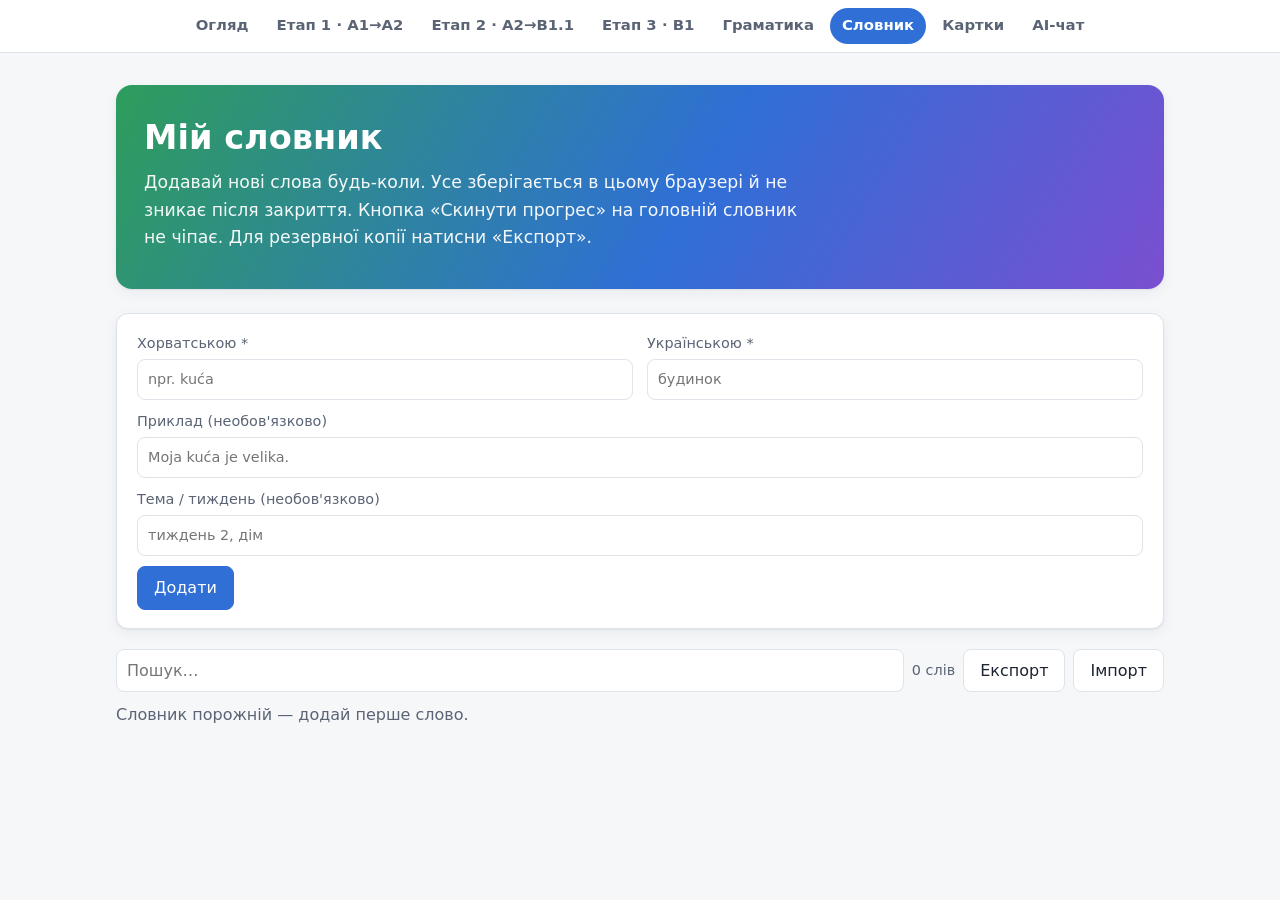
<file: vocab.html>
<!DOCTYPE html>
<html lang="uk">
<head>
<meta charset="utf-8">
<meta name="viewport" content="width=device-width, initial-scale=1">
<title>Мій словник · хорватська</title>
<link rel="stylesheet" href="style.css">
<script src="app.js" defer></script>
<style>
  .vocab-form { display: grid; grid-template-columns: 1fr 1fr; gap: 10px 14px; }
  .vocab-form label { display: flex; flex-direction: column; gap: 4px; font-size: .9rem; color: var(--muted); }
  .vocab-form .wide { grid-column: 1 / -1; }
  .vocab-form input { font: inherit; padding: 8px 10px; border: 1px solid var(--border); border-radius: 8px; background: var(--surface); color: var(--text); }
  .vocab-form .actions { grid-column: 1 / -1; display: flex; gap: 8px; }
  .primary { background: var(--accent); border-color: var(--accent); color: #fff; }
  .primary:hover { filter: brightness(1.08); }
  .vocab-tools { display: flex; flex-wrap: wrap; gap: 8px; align-items: center; margin: 20px 0 10px; }
  .vocab-tools input[type="search"] { flex: 1 1 220px; font: inherit; padding: 8px 10px; border: 1px solid var(--border); border-radius: 8px; }
  .vocab-count { color: var(--muted); font-size: .9rem; }
  .vocab-list { list-style: none; padding: 0; margin: 0; display: grid; gap: 8px; }
  .vocab-item { display: flex; gap: 12px; align-items: flex-start; }
  .vocab-item .body { flex: 1; min-width: 0; }
  .vocab-item .word { font-weight: 700; font-size: 1.08rem; }
  .vocab-item .tr { color: var(--text); }
  .vocab-item .ex { color: var(--muted); font-style: italic; font-size: .92rem; margin-top: 2px; }
  .vocab-item .meta { color: var(--muted); font-size: .8rem; margin-top: 2px; }
  .vocab-item button { padding: 4px 10px; font-size: .85rem; }
  .vocab-empty { color: var(--muted); }
  #vocab-import { display: none; }
  @media (max-width: 640px) { .vocab-form { grid-template-columns: 1fr; } }
</style>
</head>
<body>
<nav class="topnav">
  <a href="index.html">Огляд</a>
  <a href="phase-1.html">Етап 1 · A1→A2</a>
  <a href="phase-2.html">Етап 2 · A2→B1.1</a>
  <a href="phase-3.html">Етап 3 · B1</a>
  <a href="grammar.html">Граматика</a>
  <a href="vocab.html">Словник</a>
  <a href="cards.html">Картки</a>
  <a href="chat.html">AI-чат</a>
</nav>

<main class="container">

<header class="hero">
  <h1>Мій словник</h1>
  <p>Додавай нові слова будь-коли. Усе зберігається в цьому браузері й не зникає після закриття. Кнопка «Скинути прогрес» на головній словник не чіпає. Для резервної копії натисни «Експорт».</p>
</header>

<form class="card vocab-form" id="vocab-form" autocomplete="off">
  <label>Хорватською *
    <input id="f-word" required placeholder="npr. kuća">
  </label>
  <label>Українською *
    <input id="f-tr" required placeholder="будинок">
  </label>
  <label class="wide">Приклад (необов'язково)
    <input id="f-ex" placeholder="Moja kuća je velika.">
  </label>
  <label class="wide">Тема / тиждень (необов'язково)
    <input id="f-tag" placeholder="тиждень 2, дім">
  </label>
  <div class="actions">
    <button type="submit" class="primary" id="f-submit">Додати</button>
    <button type="button" id="f-cancel" hidden>Скасувати</button>
  </div>
</form>

<div class="vocab-tools">
  <input type="search" id="vocab-search" placeholder="Пошук…">
  <span class="vocab-count" id="vocab-count"></span>
  <button type="button" id="vocab-export">Експорт</button>
  <button type="button" id="vocab-import-btn">Імпорт</button>
  <input type="file" id="vocab-import" accept=".json,application/json">
</div>

<ul class="vocab-list" id="vocab-list"></ul>

</main>

<script>
(function () {
  "use strict";

  var KEY = "hr-vocab";
  var words = load();
  var editingId = null;

  var form = document.getElementById("vocab-form");
  var fWord = document.getElementById("f-word");
  var fTr = document.getElementById("f-tr");
  var fEx = document.getElementById("f-ex");
  var fTag = document.getElementById("f-tag");
  var submitBtn = document.getElementById("f-submit");
  var cancelBtn = document.getElementById("f-cancel");
  var search = document.getElementById("vocab-search");
  var list = document.getElementById("vocab-list");
  var count = document.getElementById("vocab-count");
  var importInput = document.getElementById("vocab-import");

  function load() {
    try {
      var raw = window.localStorage.getItem(KEY);
      var parsed = raw ? JSON.parse(raw) : [];
      return Array.isArray(parsed) ? parsed : [];
    } catch (e) {
      return [];
    }
  }

  function save() {
    try {
      window.localStorage.setItem(KEY, JSON.stringify(words));
    } catch (e) {
      window.alert("Не вдалося зберегти: сховище браузера недоступне.");
    }
  }

  function escapeHtml(s) {
    return String(s).replace(/[&<>"']/g, function (c) {
      return { "&": "&amp;", "<": "&lt;", ">": "&gt;", '"': "&quot;", "'": "&#39;" }[c];
    });
  }

  function wordsLabel(n) {
    var mod10 = n % 10;
    var mod100 = n % 100;
    if (mod10 === 1 && mod100 !== 11) return "слово";
    if (mod10 >= 2 && mod10 <= 4 && (mod100 < 12 || mod100 > 14)) return "слова";
    return "слів";
  }

  function render() {
    var q = search.value.trim().toLowerCase();
    var shown = words.filter(function (w) {
      if (!q) return true;
      return (w.word + " " + w.tr + " " + (w.ex || "") + " " + (w.tag || "")).toLowerCase().indexOf(q) !== -1;
    });
    count.textContent = q ? shown.length + " з " + words.length + " " + wordsLabel(words.length) : words.length + " " + wordsLabel(words.length);

    if (shown.length === 0) {
      list.innerHTML = '<li class="vocab-empty">' + (words.length ? "Нічого не знайдено." : "Словник порожній — додай перше слово.") + "</li>";
      return;
    }

    var html = "";
    for (var i = 0; i < shown.length; i++) {
      var w = shown[i];
      html += '<li class="card vocab-item"><div class="body">' +
        '<div><span class="word hr">' + escapeHtml(w.word) + '</span> — <span class="tr">' + escapeHtml(w.tr) + "</span></div>" +
        (w.ex ? '<div class="ex hr">' + escapeHtml(w.ex) + "</div>" : "") +
        '<div class="meta">' + (w.tag ? escapeHtml(w.tag) + " · " : "") + new Date(w.added).toLocaleDateString("uk-UA") + "</div>" +
        '</div><button type="button" data-edit="' + w.id + '">Змінити</button>' +
        '<button type="button" data-del="' + w.id + '">Видалити</button></li>';
    }
    list.innerHTML = html;
  }

  function resetForm() {
    form.reset();
    editingId = null;
    submitBtn.textContent = "Додати";
    cancelBtn.hidden = true;
  }

  form.addEventListener("submit", function (event) {
    event.preventDefault();
    var entry = {
      word: fWord.value.trim(),
      tr: fTr.value.trim(),
      ex: fEx.value.trim(),
      tag: fTag.value.trim()
    };
    if (!entry.word || !entry.tr) return;

    if (editingId) {
      for (var i = 0; i < words.length; i++) {
        if (words[i].id === editingId) {
          entry.id = words[i].id;
          entry.added = words[i].added;
          words[i] = entry;
        }
      }
    } else {
      entry.id = Date.now().toString(36) + Math.random().toString(36).slice(2, 6);
      entry.added = Date.now();
      words.unshift(entry);
    }
    save();
    resetForm();
    render();
    fWord.focus();
  });

  cancelBtn.addEventListener("click", resetForm);

  list.addEventListener("click", function (event) {
    var delId = event.target.getAttribute("data-del");
    var editId = event.target.getAttribute("data-edit");
    if (delId) {
      if (!window.confirm("Видалити це слово?")) return;
      words = words.filter(function (w) { return w.id !== delId; });
      save();
      render();
    }
    if (editId) {
      var w = words.filter(function (x) { return x.id === editId; })[0];
      if (!w) return;
      editingId = w.id;
      fWord.value = w.word;
      fTr.value = w.tr;
      fEx.value = w.ex || "";
      fTag.value = w.tag || "";
      submitBtn.textContent = "Зберегти";
      cancelBtn.hidden = false;
      form.scrollIntoView({ behavior: "smooth" });
      fWord.focus();
    }
  });

  search.addEventListener("input", render);

  document.getElementById("vocab-export").addEventListener("click", function () {
    var blob = new Blob([JSON.stringify(words, null, 2)], { type: "application/json" });
    var a = document.createElement("a");
    a.href = URL.createObjectURL(blob);
    a.download = "croatian-vocab-" + new Date().toISOString().slice(0, 10) + ".json";
    document.body.appendChild(a);
    a.click();
    a.remove();
    URL.revokeObjectURL(a.href);
  });

  document.getElementById("vocab-import-btn").addEventListener("click", function () {
    importInput.click();
  });

  importInput.addEventListener("change", function () {
    var file = importInput.files[0];
    if (!file) return;
    var reader = new FileReader();
    reader.onload = function () {
      try {
        var incoming = JSON.parse(reader.result);
        if (!Array.isArray(incoming)) throw new Error("not an array");
        var known = {};
        words.forEach(function (w) { known[w.id] = true; });
        var added = 0;
        incoming.forEach(function (w) {
          if (w && w.id && w.word && w.tr && !known[w.id]) {
            words.push(w);
            known[w.id] = true;
            added++;
          }
        });
        words.sort(function (a, b) { return b.added - a.added; });
        save();
        render();
        window.alert("Імпортовано нових слів: " + added);
      } catch (e) {
        window.alert("Не вдалося прочитати файл.");
      }
      importInput.value = "";
    };
    reader.readAsText(file);
  });

  render();
})();
</script>
</body>
</html>
</file>
<file: style.css>
/* Хорватська A1 → B1 — спільні стилі сайту */

:root {
  --c1: #2e9d5b;
  --c1-soft: #e3f4ea;
  --c2: #2f6fd6;
  --c2-soft: #e4edfb;
  --c3: #7a4fd0;
  --c3-soft: #eee7fb;
  --accent: #2f6fd6;
  --accent-soft: #e4edfb;

  --bg: #f6f7f9;
  --surface: #ffffff;
  --text: #1d2330;
  --muted: #5b6475;
  --border: #dfe3ea;
  --shadow: 0 1px 2px rgba(20, 30, 50, .06), 0 4px 14px rgba(20, 30, 50, .06);
  --radius: 12px;

  --t-grammar: #c2410c;
  --t-grammar-bg: #fdeee4;
  --t-vocab: #0f766e;
  --t-vocab-bg: #dcf3f0;
  --t-listen: #1d4ed8;
  --t-listen-bg: #e0e9fd;
  --t-speak: #be185d;
  --t-speak-bg: #fbe4ef;
  --t-read: #6d28d9;
  --t-read-bg: #ede6fc;
  --t-write: #a16207;
  --t-write-bg: #fbf1d4;

  --done: #2e9d5b;
  --partial: #e9a23b;
  --todo: #cfd5df;
  --locked: #eef0f4;

  --font: system-ui, -apple-system, "Segoe UI", Roboto, "Helvetica Neue", Arial, "Noto Sans", sans-serif;
  --mono: ui-monospace, SFMono-Regular, Consolas, "Liberation Mono", monospace;
}

.phase-1 { --accent: var(--c1); --accent-soft: var(--c1-soft); }
.phase-2 { --accent: var(--c2); --accent-soft: var(--c2-soft); }
.phase-3 { --accent: var(--c3); --accent-soft: var(--c3-soft); }

*, *::before, *::after { box-sizing: border-box; }

html { -webkit-text-size-adjust: 100%; }

body {
  margin: 0;
  font-family: var(--font);
  font-size: 16px;
  line-height: 1.6;
  color: var(--text);
  background: var(--bg);
}

h1, h2, h3, h4 { line-height: 1.25; margin: 1.4em 0 .5em; }
h1 { font-size: 2rem; }
h2 { font-size: 1.5rem; }
h3 { font-size: 1.15rem; }
p { margin: .5em 0 .9em; }
a { color: var(--accent); }
a:hover { text-decoration-thickness: 2px; }
code { font-family: var(--mono); font-size: .92em; background: #eef1f5; padding: .05em .35em; border-radius: 4px; }
ul, ol { padding-left: 1.4em; }
img, svg { max-width: 100%; }

/* ---------- Layout ---------- */
.container {
  max-width: 1080px;
  margin: 0 auto;
  padding: 16px 16px 64px;
}

.grid {
  display: grid;
  grid-template-columns: repeat(auto-fit, minmax(240px, 1fr));
  gap: 16px;
  margin: 16px 0;
}

/* ---------- Top navigation ---------- */
.topnav {
  position: sticky;
  top: 0;
  z-index: 10;
  display: flex;
  flex-wrap: wrap;
  gap: 4px;
  justify-content: center;
  padding: 8px 12px;
  background: rgba(255, 255, 255, .95);
  border-bottom: 1px solid var(--border);
  backdrop-filter: blur(6px);
}
.topnav a {
  padding: 6px 12px;
  border-radius: 999px;
  color: var(--muted);
  text-decoration: none;
  font-weight: 600;
  font-size: .93rem;
  white-space: nowrap;
}
.topnav a:hover { background: #eef1f5; color: var(--text); }
.topnav a.active { background: var(--accent); color: #fff; }

/* ---------- Hero ---------- */
.hero {
  margin: 16px 0 24px;
  padding: 32px 28px;
  border-radius: calc(var(--radius) + 4px);
  color: #fff;
  background: linear-gradient(120deg, var(--c1) 0%, var(--c2) 55%, var(--c3) 100%);
  box-shadow: var(--shadow);
}
.phase-1 .hero, .phase-2 .hero, .phase-3 .hero {
  background: linear-gradient(120deg, var(--accent) 0%, color-mix(in srgb, var(--accent) 65%, #000) 100%);
}
.hero h1 { margin: 0 0 .3em; font-size: 2.1rem; }
.hero p { margin: .3em 0; font-size: 1.08rem; opacity: .95; max-width: 60ch; }
.hero .hr { color: #fff; }

/* ---------- Cards ---------- */
.card {
  background: var(--surface);
  border: 1px solid var(--border);
  border-radius: var(--radius);
  padding: 18px 20px;
  box-shadow: var(--shadow);
}
.card > h3:first-child, .card > h4:first-child { margin-top: 0; }

/* ---------- Badges & tags ---------- */
.badge {
  display: inline-block;
  padding: 2px 10px;
  border-radius: 999px;
  font-size: .8rem;
  font-weight: 700;
  letter-spacing: .02em;
  background: var(--accent-soft);
  color: var(--accent);
  border: 1px solid color-mix(in srgb, var(--accent) 30%, transparent);
  vertical-align: middle;
  white-space: nowrap;
}

.tag-grammar, .tag-vocab, .tag-listen, .tag-speak, .tag-read, .tag-write {
  display: inline-block;
  padding: 1px 8px;
  margin-right: 4px;
  border-radius: 6px;
  font-size: .75rem;
  font-weight: 700;
  vertical-align: middle;
  white-space: nowrap;
}
.tag-grammar { color: var(--t-grammar); background: var(--t-grammar-bg); }
.tag-vocab   { color: var(--t-vocab);   background: var(--t-vocab-bg); }
.tag-listen  { color: var(--t-listen);  background: var(--t-listen-bg); }
.tag-speak   { color: var(--t-speak);   background: var(--t-speak-bg); }
.tag-read    { color: var(--t-read);    background: var(--t-read-bg); }
.tag-write   { color: var(--t-write);   background: var(--t-write-bg); }

/* ---------- Language spans ---------- */
.hr { font-weight: 600; color: #0b3b78; }
.phase-1 .hr, .phase-2 .hr, .phase-3 .hr { color: color-mix(in srgb, var(--accent) 70%, #000); }
.uk { color: var(--muted); font-style: italic; }

/* ---------- Callouts ---------- */
.tip, .warn, .false-friend {
  margin: 14px 0;
  padding: 12px 16px 12px 44px;
  border-radius: 10px;
  border-left: 4px solid;
  position: relative;
}
.tip::before, .warn::before, .false-friend::before {
  position: absolute;
  left: 14px;
  top: 11px;
  font-weight: 800;
}
.tip { background: #e9f7ef; border-color: #2e9d5b; }
.tip::before { content: "✓"; color: #2e9d5b; }
.warn { background: #fff4e5; border-color: #e08a1e; }
.warn::before { content: "!"; color: #e08a1e; left: 18px; }
.false-friend { background: #fdecef; border-color: #d23c5a; }
.false-friend::before { content: "≠"; color: #d23c5a; }

/* ---------- Reference tables ---------- */
table.ref {
  width: 100%;
  border-collapse: collapse;
  margin: 14px 0;
  background: var(--surface);
  border-radius: 10px;
  overflow: hidden;
  box-shadow: var(--shadow);
  font-size: .95rem;
}
table.ref th, table.ref td {
  padding: 8px 12px;
  border-bottom: 1px solid var(--border);
  text-align: left;
  vertical-align: top;
}
table.ref th { background: var(--accent-soft); color: var(--text); font-weight: 700; }
table.ref tr:last-child td { border-bottom: 0; }
table.ref tbody tr:nth-child(even) td { background: #fafbfc; }

/* ---------- Progress ---------- */
.progress {
  height: 12px;
  width: 100%;
  background: #e7eaf0;
  border-radius: 999px;
  overflow: hidden;
}
.progress-bar {
  height: 100%;
  width: 0;
  background: var(--accent);
  border-radius: 999px;
  transition: width .3s ease;
}
.week-progress {
  display: flex;
  align-items: center;
  gap: 10px;
  margin: 8px 0 12px;
  font-size: .85rem;
  color: var(--muted);
  font-variant-numeric: tabular-nums;
}
.week-progress .progress { flex: 1; height: 8px; }
.week-progress .progress-count { min-width: 4.5em; text-align: right; }

/* ---------- Weeks, days, tasks ---------- */
.week {
  background: var(--surface);
  border: 1px solid var(--border);
  border-top: 5px solid var(--accent);
  border-radius: var(--radius);
  padding: 18px 20px;
  margin: 22px 0;
  box-shadow: var(--shadow);
  scroll-margin-top: 64px;
}
.week-header {
  display: flex;
  flex-wrap: wrap;
  align-items: baseline;
  gap: 6px 12px;
}
.week-header h2, .week-header h3 { margin: 0; font-size: 1.3rem; }
.week-header .week-num {
  display: inline-flex;
  align-items: center;
  justify-content: center;
  min-width: 2.2em;
  height: 2.2em;
  padding: 0 .4em;
  border-radius: 10px;
  background: var(--accent);
  color: #fff;
  font-weight: 800;
}

.day-list {
  display: grid;
  grid-template-columns: repeat(auto-fit, minmax(280px, 1fr));
  gap: 12px;
  margin: 12px 0;
  padding: 0;
  list-style: none;
}
.day {
  background: #fbfcfd;
  border: 1px solid var(--border);
  border-radius: 10px;
  padding: 12px 14px;
}
.day > h3:first-child, .day > h4:first-child, .day > strong:first-child { margin-top: 0; display: block; }

.task {
  display: flex;
  align-items: flex-start;
  gap: 10px;
  padding: 6px 8px;
  margin: 2px -8px;
  border-radius: 8px;
  cursor: pointer;
  transition: background .15s;
}
.task:hover { background: var(--accent-soft); }
.task input[type="checkbox"] {
  flex: none;
  width: 18px;
  height: 18px;
  margin: 3px 0 0;
  accent-color: var(--accent);
  cursor: pointer;
}
.task:has(input:checked) { opacity: .55; text-decoration: line-through; text-decoration-color: var(--muted); }
.task.done { opacity: .55; text-decoration: line-through; text-decoration-color: var(--muted); }

/* ---------- Milestones ---------- */
.milestone {
  margin: 28px 0;
  padding: 20px 22px;
  border-radius: var(--radius);
  border: 2px dashed var(--accent);
  background: var(--accent-soft);
}
.milestone > h2:first-child, .milestone > h3:first-child { margin-top: 0; }

/* ---------- details / summary ---------- */
details {
  margin: 10px 0;
  border: 1px solid var(--border);
  border-radius: 10px;
  background: var(--surface);
  padding: 0 14px;
}
details[open] { padding-bottom: 10px; }
summary {
  cursor: pointer;
  padding: 10px 0;
  font-weight: 600;
  list-style: none;
}
summary::-webkit-details-marker { display: none; }
summary::before {
  content: "▸";
  display: inline-block;
  width: 1.2em;
  color: var(--accent);
  transition: transform .15s;
}
details[open] > summary::before { transform: rotate(90deg); }

/* ---------- Buttons ---------- */
button {
  font: inherit;
  cursor: pointer;
  padding: 8px 16px;
  border-radius: 8px;
  border: 1px solid var(--border);
  background: var(--surface);
  color: var(--text);
}
button:hover { border-color: #b6bdc9; }
#reset-progress { color: #b42318; border-color: #f0c4c0; }
#reset-progress:hover { background: #fdecec; }

[hidden] { display: none !important; }

/* ---------- Workspace (workspace.js) ---------- */
.ws-toggle {
  display: inline-flex;
  align-items: center;
  margin: 0 0 6px 28px;
  padding: 2px 12px;
  border-radius: 999px;
  font-size: .8rem;
  font-weight: 600;
  color: var(--accent);
  border-color: color-mix(in srgb, var(--accent) 35%, transparent);
  background: var(--surface);
}
.ws-toggle:hover, .ws-toggle[aria-expanded="true"] { background: var(--accent-soft); border-color: var(--accent); }
.ws-toggle.has-work::after {
  content: "";
  width: 7px;
  height: 7px;
  margin-left: 7px;
  border-radius: 50%;
  background: var(--accent);
}
.ws-panel {
  margin: 0 0 12px;
  padding: 12px;
  border: 1px solid var(--border);
  border-left: 3px solid var(--accent);
  border-radius: 10px;
  background: var(--surface);
  display: grid;
  grid-template-columns: minmax(0, 1fr);
  gap: 10px;
  min-width: 0;
}
.ws-head { display: flex; flex-wrap: wrap; align-items: center; justify-content: space-between; gap: 8px; }
.ws-head .ws-title { margin-right: auto; }
.ws-ask { font-size: .85rem; font-weight: 600; text-decoration: none; white-space: nowrap; }
.ws-ask:hover { text-decoration: underline; }
.ws-title { font-size: .78rem; font-weight: 700; text-transform: uppercase; letter-spacing: .04em; color: var(--muted); }
.ws-open, .ws-btn {
  display: inline-block;
  padding: 4px 12px;
  border-radius: 8px;
  border: 1px solid var(--border);
  font-size: .88rem;
  font-weight: 600;
  text-decoration: none;
  white-space: nowrap;
}
.ws-open:hover, .ws-btn:hover { background: var(--accent-soft); }
.ws-primary { background: var(--accent); border-color: var(--accent); color: #fff; }
.ws-primary:hover { background: var(--accent); filter: brightness(1.08); }
.ws-panel button, .ws-vocab button { padding: 4px 12px; font-size: .88rem; }
.ws-row { display: flex; flex-wrap: wrap; align-items: center; gap: 8px; }
.ws-textarea {
  display: block;
  width: 100%;
  min-height: 5em;
  padding: 8px 10px;
  font: inherit;
  line-height: 1.5;
  color: var(--text);
  background: #fbfcfd;
  border: 1px solid var(--border);
  border-radius: 8px;
  resize: vertical;
}
.ws-textarea:focus, .ws-vocab input:focus { outline: 2px solid color-mix(in srgb, var(--accent) 45%, transparent); outline-offset: 0; border-color: var(--accent); }
.ws-meta { display: flex; justify-content: space-between; gap: 8px; min-height: 1.3em; margin-top: 4px; font-size: .8rem; color: var(--muted); }
.ws-saved { font-size: .8rem; color: var(--done); opacity: 0; transition: opacity .25s; }
.ws-saved.show { opacity: 1; }
.ws-saved.ws-error { color: #b42318; }
.ws-help { font-size: .85rem; color: var(--muted); }
.ws-missing { margin: 0; font-size: .88rem; color: #b42318; }
.ws-hint {
  padding: 8px 12px;
  border-radius: 8px;
  background: #fff4e5;
  border-left: 3px solid #e08a1e;
  font-size: .85rem;
}
.ws-text {
  padding: 10px 12px;
  border-radius: 8px;
  background: var(--accent-soft);
  line-height: 1.75;
  max-height: 22em;
  overflow-y: auto;
}
.ws-sent { border-radius: 4px; padding: 1px 2px; }
.ws-sent[role="button"] { cursor: pointer; }
.ws-sent[role="button"]:hover, .ws-sent[role="button"]:focus { background: rgba(255, 255, 255, .75); outline: none; }
.ws-sent.speaking { background: #fff; box-shadow: 0 0 0 2px var(--accent); }
.ws-list { display: flex; flex-wrap: wrap; gap: 6px; line-height: 1.4; }
.ws-list .ws-sent { padding: 3px 8px; background: var(--surface); border: 1px solid var(--border); }
.ws-reveal { justify-self: start; }
.ws-rate, .ws-check { display: inline-flex; align-items: center; gap: 6px; font-size: .85rem; color: var(--muted); }
.ws-rate input { width: 90px; accent-color: var(--accent); }
.ws-rate-val { min-width: 2.6em; font-variant-numeric: tabular-nums; }
.ws-check input { accent-color: var(--accent); }
.ws-pos { font-size: .85rem; color: var(--muted); font-variant-numeric: tabular-nums; }
.ws-ref { display: grid; grid-template-columns: minmax(0, 1fr); gap: 8px; }
.ws-recorder { display: grid; grid-template-columns: minmax(0, 1fr); gap: 8px; }
.ws-rec { color: #b42318; border-color: #f0c4c0; font-weight: 600; }
.ws-rec.recording { background: #b42318; border-color: #b42318; color: #fff; animation: ws-pulse 1.2s ease-in-out infinite; }
@keyframes ws-pulse { 50% { opacity: .7; } }
.ws-timer { font-variant-numeric: tabular-nums; font-weight: 600; color: #b42318; }
.ws-takes { margin: 0; padding: 0; list-style: none; display: grid; grid-template-columns: minmax(0, 1fr); gap: 6px; }
.ws-take { display: flex; flex-wrap: wrap; align-items: center; gap: 8px; padding: 6px 8px; border: 1px solid var(--border); border-radius: 8px; background: #fbfcfd; }
.ws-take-label { font-size: .82rem; color: var(--muted); min-width: 10em; }
.ws-take audio { flex: 1 1 220px; height: 34px; min-width: 0; }
.ws-take .ws-del { font-size: .8rem; color: #b42318; border-color: #f0c4c0; }
.ws-empty { font-size: .85rem; color: var(--muted); }
.ws-vocab { display: flex; flex-wrap: wrap; align-items: center; gap: 8px; }
.ws-vocab input { flex: 1 1 140px; min-width: 0; padding: 5px 8px; font: inherit; font-size: .9rem; border: 1px solid var(--border); border-radius: 8px; background: var(--surface); color: var(--text); }

/* ---------- Drills & model answers (workspace.js) ---------- */
.drill-data, .model-answer { display: none !important; }
.drill { display: grid; grid-template-columns: minmax(0, 1fr); gap: 10px; }
.drill-sep { font-size: .78rem; font-weight: 700; text-transform: uppercase; letter-spacing: .04em; color: var(--muted); padding-top: 8px; border-top: 1px dashed var(--border); }
.drill-intro { margin: 0; font-weight: 600; }
.drill-items { margin: 0; padding-left: 1.6em; display: grid; gap: 8px; }
.drill-item { padding: 6px 8px; border-radius: 8px; border: 1px solid transparent; }
.drill-item::marker { font-weight: 700; color: var(--muted); }
.drill-prompt { margin-bottom: 4px; }
.drill-field { display: flex; flex-wrap: wrap; align-items: center; gap: 6px 8px; }
.drill-input {
  flex: 1 1 220px;
  min-width: 0;
  padding: 6px 9px;
  font: inherit;
  color: var(--text);
  background: #fbfcfd;
  border: 1px solid var(--border);
  border-radius: 8px;
}
textarea.drill-input { flex-basis: 100%; resize: vertical; line-height: 1.5; }
.drill-input:focus { outline: 2px solid color-mix(in srgb, var(--accent) 45%, transparent); border-color: var(--accent); }
.drill-choices { display: flex; flex-wrap: wrap; gap: 6px; }
.drill-choice { display: inline-flex; align-items: center; gap: 4px; padding: 3px 10px; border: 1px solid var(--border); border-radius: 999px; background: var(--surface); cursor: pointer; font-weight: 600; }
.drill-choice:has(input:checked) { border-color: var(--accent); background: var(--accent-soft); }
.drill-choice input { accent-color: var(--accent); margin: 0; }
.ws-panel .drill-hint-btn { padding: 2px 10px; font-size: .8rem; color: var(--muted); }
.drill-hint { font-size: .85rem; color: var(--muted); font-style: italic; }
.drill-fb { margin-top: 4px; font-size: .9rem; }
.drill-label { color: var(--muted); }
.drill-or { color: var(--muted); font-weight: 400; font-size: .85em; }
.drill-warn { color: #a16207; font-weight: 600; }
.drill-ok { background: #e9f7ef; border-color: #b5e0c5; }
.drill-ok .drill-input { border-color: var(--done); }
.drill-ok .drill-prompt::after { content: " ✓"; color: var(--done); font-weight: 800; }
.drill-near { background: #fff8e6; border-color: #f0d48a; }
.drill-near .drill-input { border-color: #e9a23b; }
.drill-bad, .drill-empty { background: #fdecec; border-color: #f0c4c0; }
.drill-bad .drill-input, .drill-empty .drill-input { border-color: #d23c5a; }
.drill-bad .drill-prompt::after, .drill-empty .drill-prompt::after { content: " ✗"; color: #b42318; font-weight: 800; }
.drill-long-shown { background: #fbfcfd; border-color: var(--border); }
.drill-score { font-weight: 700; font-variant-numeric: tabular-nums; padding: 2px 10px; border-radius: 999px; background: #eef1f5; }
.drill-score-full { background: #e9f7ef; color: var(--done); }
.drill-done { margin: 0; padding: 8px 12px; border-radius: 8px; background: #e9f7ef; color: var(--done); font-weight: 600; }
.ws-model-wrap { display: grid; grid-template-columns: minmax(0, 1fr); gap: 8px; justify-items: start; }
.ws-model { justify-self: stretch; padding: 10px 12px; border-radius: 8px; background: var(--accent-soft); border-left: 3px solid var(--accent); }
.ws-model > :first-child { margin-top: 0; }
.ws-model > :last-child { margin-bottom: 0; }

/* ---------- Flashcards (cards.html) ---------- */
.cards-bar { display: flex; flex-wrap: wrap; align-items: center; gap: 10px 16px; padding: 12px 16px; }
.cards-modes { display: flex; flex-wrap: wrap; gap: 4px; }
.cards-modes a { padding: 5px 12px; border-radius: 999px; font-weight: 600; font-size: .9rem; color: var(--muted); text-decoration: none; }
.cards-modes a:hover { background: #eef1f5; color: var(--text); }
.cards-modes a.active { background: var(--accent); color: #fff; }
.cards-week { display: inline-flex; align-items: center; gap: 6px; font-size: .9rem; color: var(--muted); }
.cards-week select { font: inherit; padding: 4px 8px; border: 1px solid var(--border); border-radius: 8px; background: var(--surface); color: var(--text); }
.cards-stats { margin: 14px 0 4px; color: var(--muted); font-size: .92rem; font-variant-numeric: tabular-nums; }
.cards-boxes { margin: 0 0 14px; font-size: .82rem; color: var(--muted); }
.box-chip { display: inline-block; padding: 1px 8px; margin: 2px 0; border-radius: 6px; background: var(--accent-soft); color: var(--accent); font-weight: 600; font-variant-numeric: tabular-nums; }
.box-chip.box-new { background: #eef1f5; color: var(--muted); }
.flashcard { max-width: 560px; margin: 0 auto; padding: 28px 24px; text-align: center; display: grid; gap: 16px; }
.fc-front { font-size: 1.9rem; font-weight: 700; cursor: pointer; overflow-wrap: anywhere; }
.fc-back { display: grid; gap: 6px; padding-top: 14px; border-top: 1px dashed var(--border); }
.fc-back .fc-hr, .fc-back .fc-uk { font-size: 1.4rem; }
.fc-hr { color: color-mix(in srgb, var(--accent) 70%, #000); font-weight: 700; }
.fc-uk { color: var(--text); }
.fc-ex { font-style: italic; color: var(--muted); }
.fc-meta { font-size: .8rem; color: var(--muted); }
.fc-actions, .fc-grade { display: flex; flex-wrap: wrap; justify-content: center; gap: 8px; }
.fc-primary { background: var(--accent); border-color: var(--accent); color: #fff; font-weight: 600; }
.fc-primary:hover { filter: brightness(1.08); }
.fc-grade button { flex: 1 1 120px; font-weight: 600; }
.fc-no { color: #b42318; border-color: #f0c4c0; }
.fc-no:hover { background: #fdecec; }
.fc-hard { color: #a16207; border-color: #f0d48a; }
.fc-hard:hover { background: #fbf1d4; }
.fc-yes { color: var(--done); border-color: #b5e0c5; }
.fc-yes:hover { background: #e9f7ef; }
kbd { font-family: var(--mono); font-size: .75em; padding: 0 .4em; border: 1px solid var(--border); border-radius: 4px; color: var(--muted); background: #f6f7f9; }
.fc-empty { max-width: 560px; margin: 0 auto; text-align: center; }
.fc-empty button { margin-top: 10px; }

/* ---------- Backup (index.html) ---------- */
.backup-actions { display: flex; flex-wrap: wrap; align-items: center; gap: 8px; }
.backup-status { font-size: .88rem; color: var(--muted); }

/* ---------- Responsive ---------- */
@media (max-width: 640px) {
  .ws-toggle { margin-left: 0; }
  .ws-panel { padding: 10px; }
  .ws-rate input { width: 70px; }
  .flashcard { padding: 20px 14px; }
  .fc-front { font-size: 1.5rem; }
  .fc-grade button { flex-basis: 30%; padding: 8px 6px; }
  .cards-bar { padding: 10px 12px; }
  body { font-size: 15px; }
  .hero { padding: 22px 18px; }
  .hero h1 { font-size: 1.6rem; }
  h2 { font-size: 1.3rem; }
  .week { padding: 14px; }
  .topnav { justify-content: flex-start; overflow-x: auto; flex-wrap: nowrap; }
  table.ref { display: block; overflow-x: auto; }
}

/* ---------- Print ---------- */
@media print {
  body { background: #fff; font-size: 11pt; }
  .topnav, #reset-progress, .no-print, .ws-toggle, .ws-panel, .backup { display: none !important; }
  .container { max-width: none; padding: 0; }
  .hero { background: none !important; color: #000; border: 2px solid #000; box-shadow: none; }
  .hero .hr { color: #000; }
  .card, .week, .day, table.ref, details { box-shadow: none; break-inside: avoid; }
  .week { border-top-width: 3px; }
  a { color: #000; text-decoration: none; }
  .progress, .progress-bar { -webkit-print-color-adjust: exact; print-color-adjust: exact; }
}
</file>
